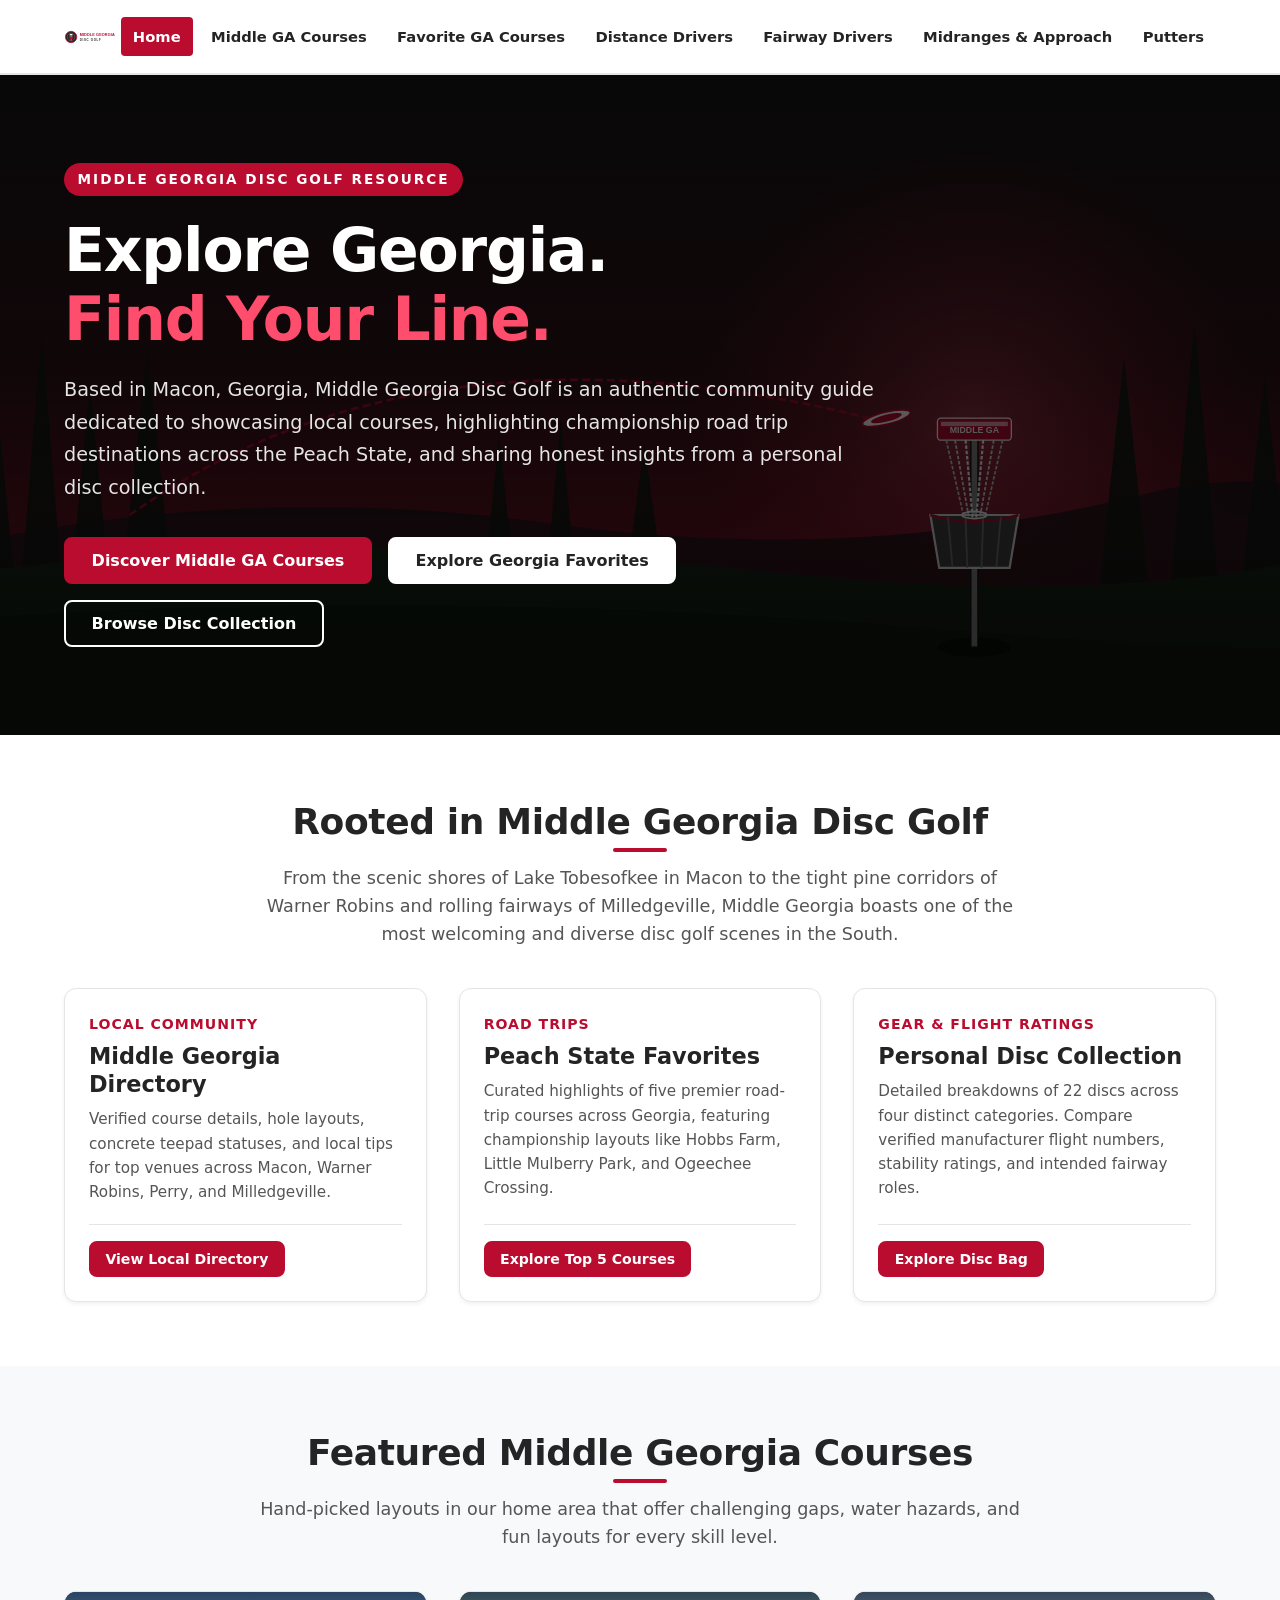
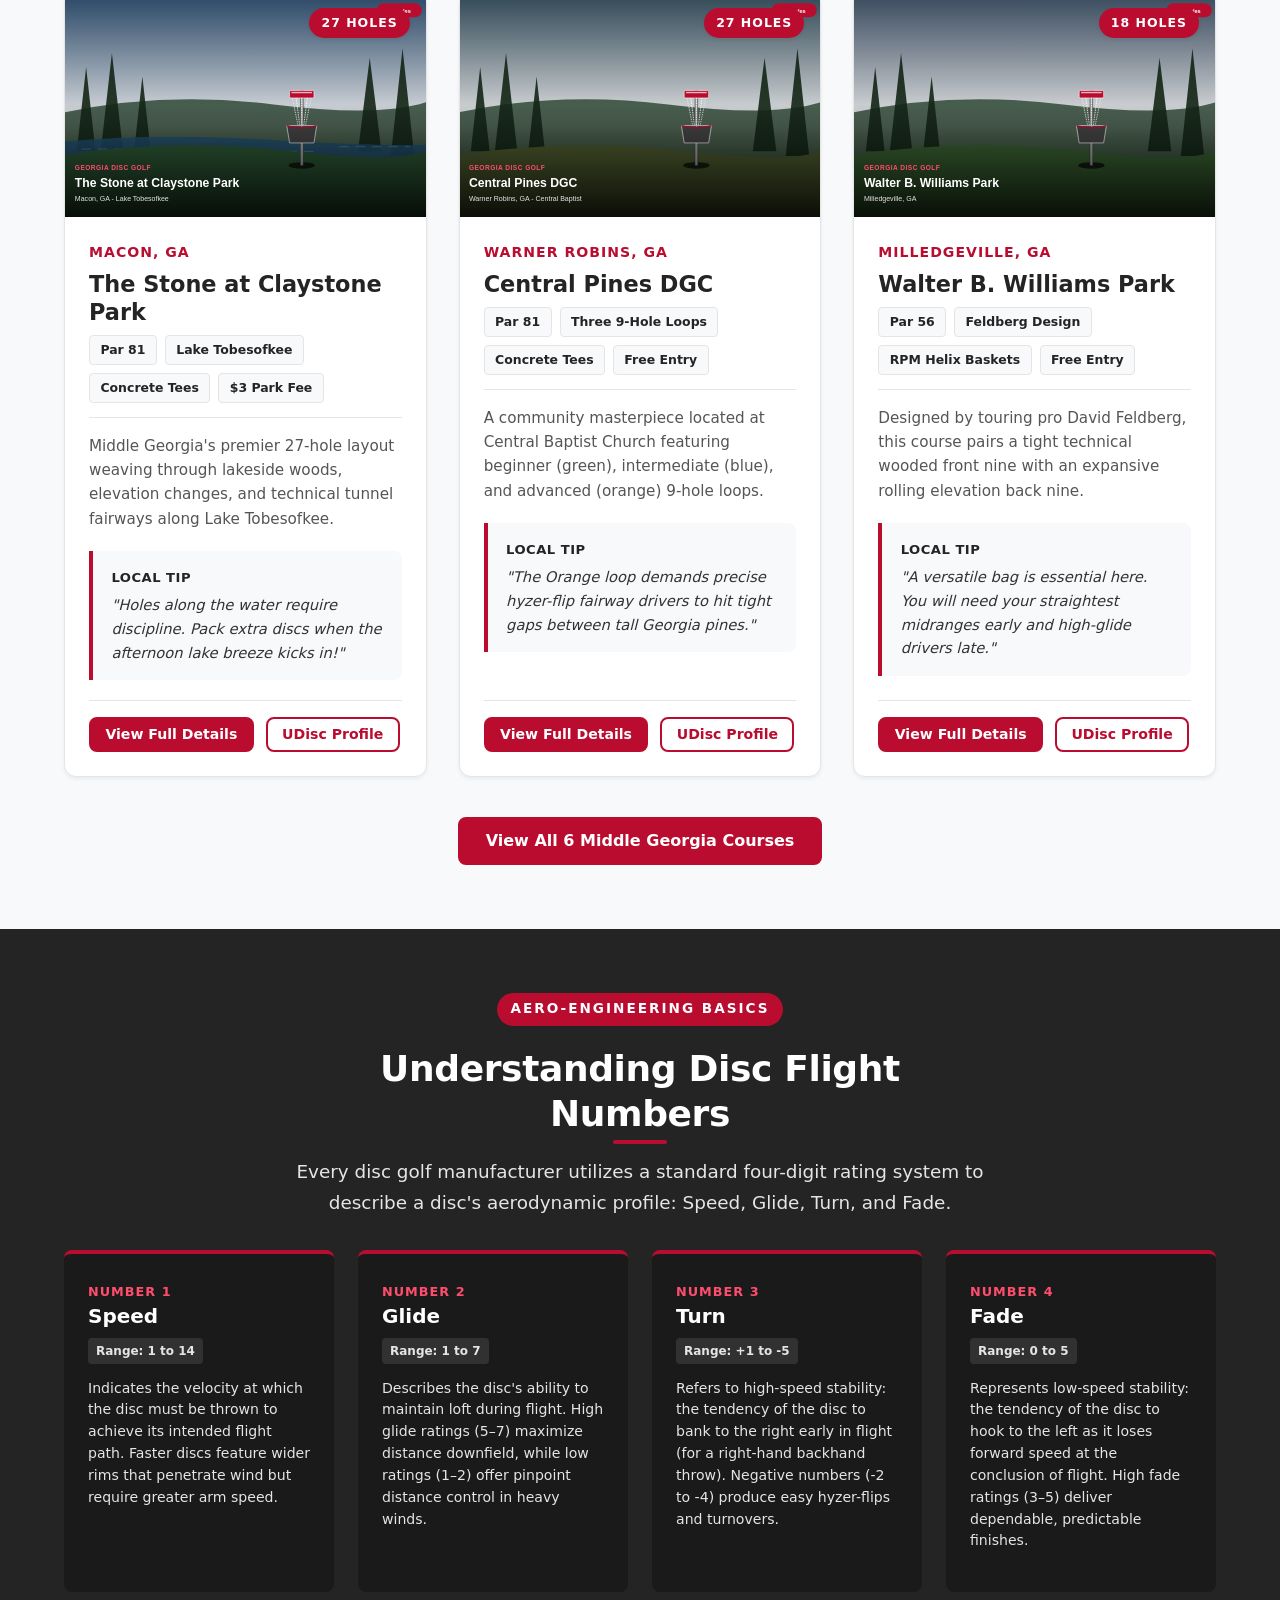
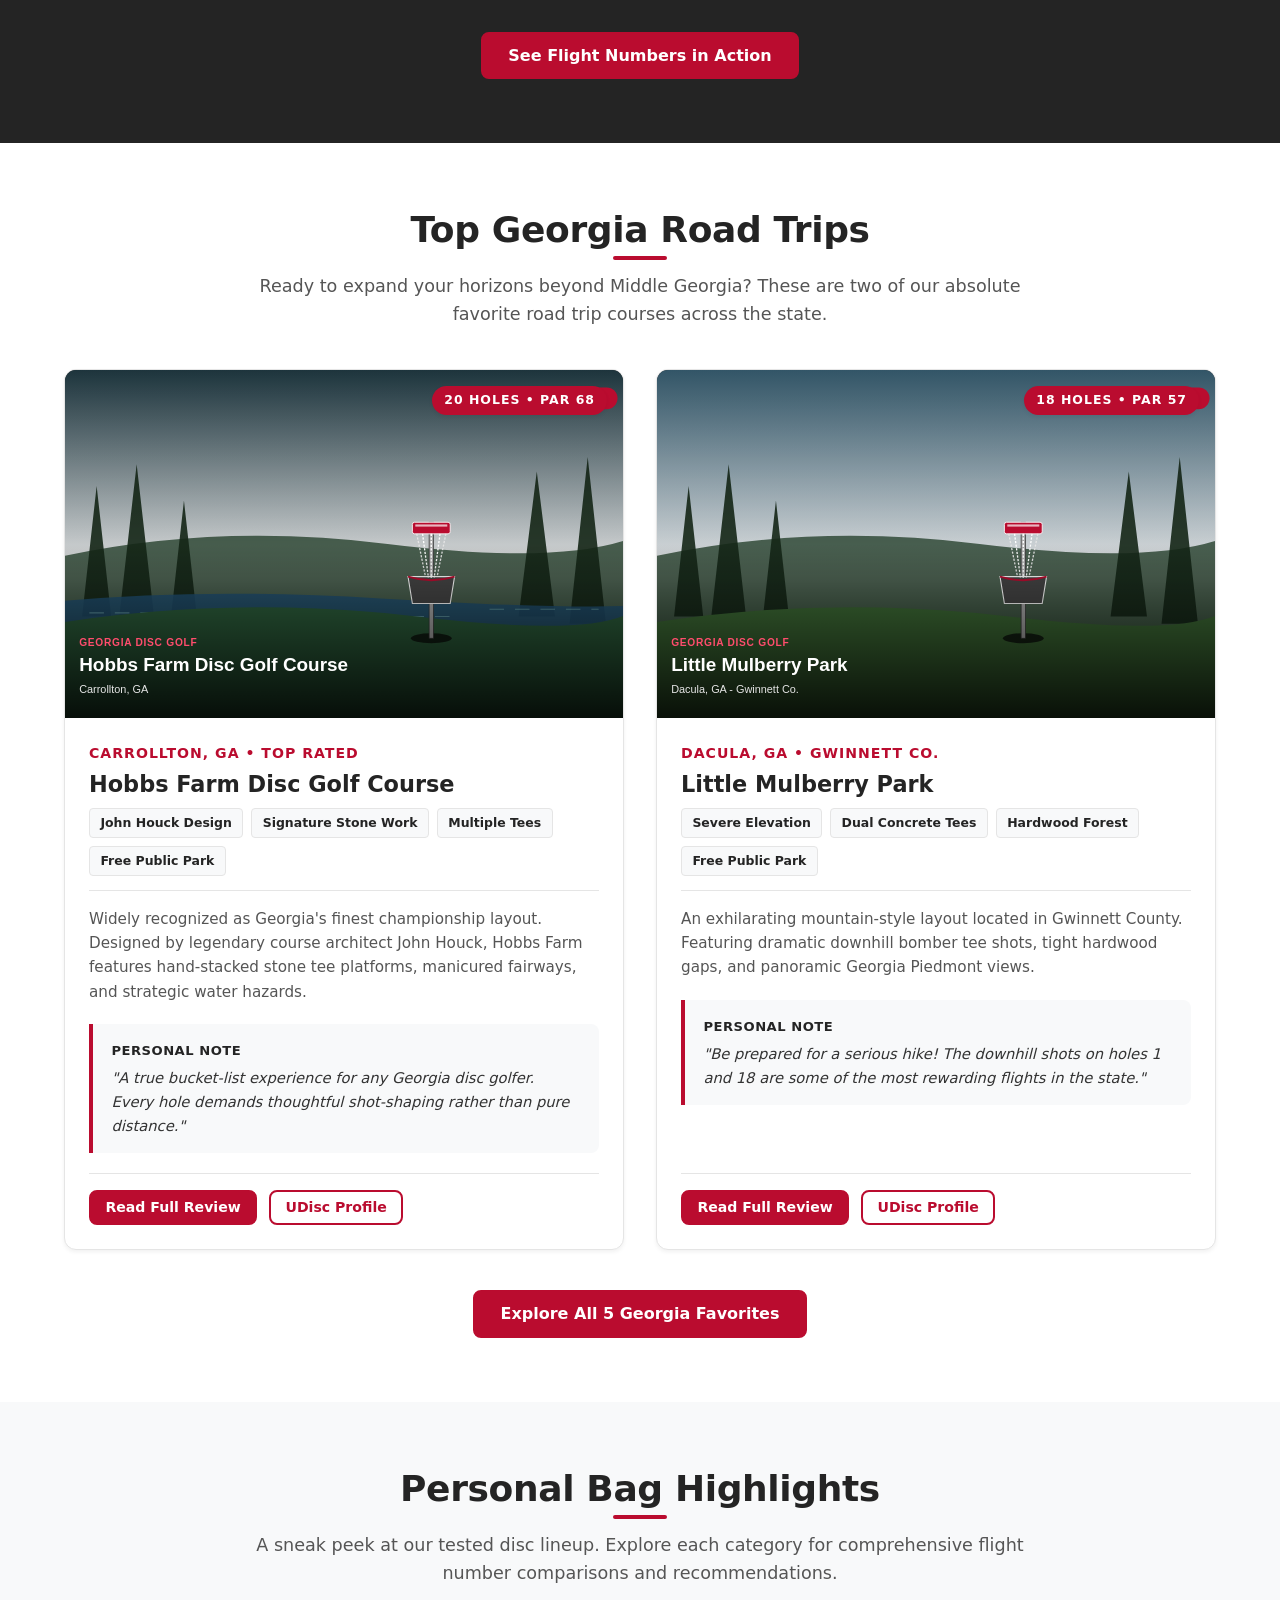
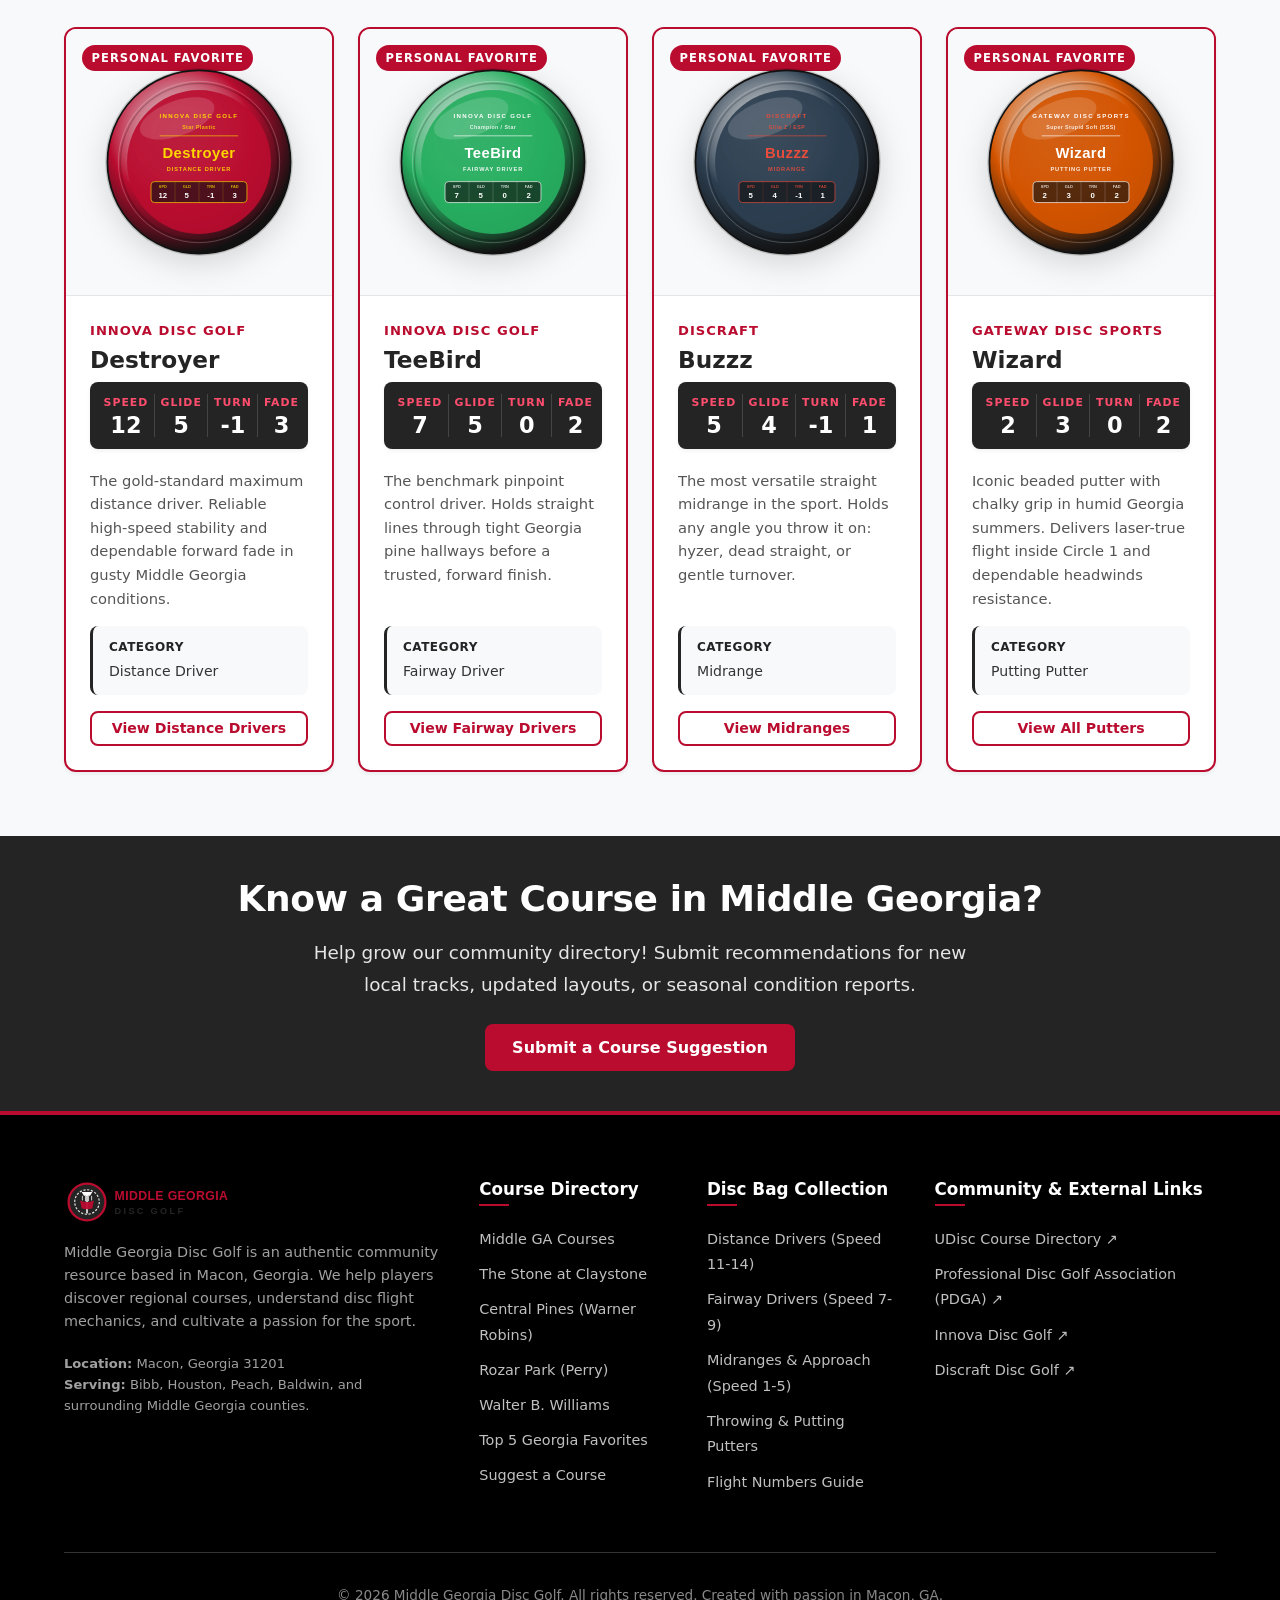
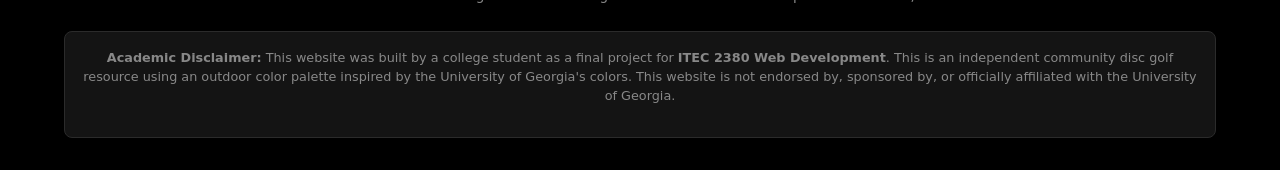
<file: index.html>
<!DOCTYPE html>
<html lang="en">
<head>
  <meta charset="UTF-8">
  <meta name="viewport" content="width=device-width, initial-scale=1.0">
  <title>Middle Georgia Disc Golf | Explore Georgia. Find Your Line.</title>
  <meta name="description" content="Discover premier disc golf courses across Macon, Warner Robins, and Middle Georgia. Explore personally tested courses, flight numbers, and our personal disc collection.">
  <link rel="stylesheet" href="css/styles.css">
</head>
<body>
  <!-- Accessible Skip Link -->
  <a href="#main-content" class="btn btn-primary skip-link">Skip to main content</a>

  <!-- Header & Navigation -->
  <header class="site-header">
    <div class="container header-inner">
      <a href="index.html" class="site-logo" aria-label="Middle Georgia Disc Golf Homepage">
        <img src="images/logo.svg" alt="Middle Georgia Disc Golf Logo">
      </a>

      <!-- Mobile Navigation Toggle -->
      <button type="button" class="mobile-nav-toggle" aria-expanded="false" aria-controls="primaryNavigation" aria-label="Toggle navigation menu">
        <span class="hamburger-icon"></span>
      </button>

      <!-- Main Navigation Menu -->
      <nav class="main-nav" id="primaryNavigation" aria-label="Main Navigation">
        <ul class="nav-list">
          <li><a href="index.html" class="nav-link active" aria-current="page">Home</a></li>
          <li><a href="local-courses.html" class="nav-link">Middle GA Courses</a></li>
          <li><a href="georgia-courses.html" class="nav-link">Favorite GA Courses</a></li>
          <li><a href="distance-drivers.html" class="nav-link">Distance Drivers</a></li>
          <li><a href="fairway-drivers.html" class="nav-link">Fairway Drivers</a></li>
          <li><a href="midrange-approach.html" class="nav-link">Midranges &amp; Approach</a></li>
          <li><a href="putters.html" class="nav-link">Putters</a></li>
        </ul>
      </nav>
    </div>
  </header>

  <!-- Main Content Area -->
  <main id="main-content">
    <!-- Hero Section -->
    <section class="hero" aria-labelledby="hero-heading">
      <div class="container">
        <div class="hero-content">
          <span class="hero-tagline">Middle Georgia Disc Golf Resource</span>
          <h1 id="hero-heading" class="hero-title">Explore Georgia. <br><span class="highlight-red">Find Your Line.</span></h1>
          <p class="hero-description">
            Based in Macon, Georgia, Middle Georgia Disc Golf is an authentic community guide dedicated to showcasing local courses, highlighting championship road trip destinations across the Peach State, and sharing honest insights from a personal disc collection.
          </p>
          <div class="hero-actions">
            <a href="local-courses.html" class="btn btn-primary">Discover Middle GA Courses</a>
            <a href="georgia-courses.html" class="btn btn-secondary">Explore Georgia Favorites</a>
            <a href="distance-drivers.html" class="btn btn-outline">Browse Disc Collection</a>
          </div>
        </div>
      </div>
    </section>

    <!-- About & Mission Section -->
    <section class="section-padding" aria-labelledby="welcome-heading">
      <div class="container">
        <div class="section-header text-center">
          <h2 id="welcome-heading" class="heading-accent heading-accent-center">Rooted in Middle Georgia Disc Golf</h2>
          <p class="section-intro-text">
            From the scenic shores of Lake Tobesofkee in Macon to the tight pine corridors of Warner Robins and rolling fairways of Milledgeville, Middle Georgia boasts one of the most welcoming and diverse disc golf scenes in the South.
          </p>
        </div>

        <div class="grid-3">
          <article class="course-card">
            <div class="course-content">
              <span class="course-location">Local Community</span>
              <h3 class="course-title">Middle Georgia Directory</h3>
              <p class="course-desc">
                Verified course details, hole layouts, concrete teepad statuses, and local tips for top venues across Macon, Warner Robins, Perry, and Milledgeville.
              </p>
              <div class="course-footer-links">
                <a href="local-courses.html" class="btn btn-primary btn-sm">View Local Directory</a>
              </div>
            </div>
          </article>

          <article class="course-card">
            <div class="course-content">
              <span class="course-location">Road Trips</span>
              <h3 class="course-title">Peach State Favorites</h3>
              <p class="course-desc">
                Curated highlights of five premier road-trip courses across Georgia, featuring championship layouts like Hobbs Farm, Little Mulberry Park, and Ogeechee Crossing.
              </p>
              <div class="course-footer-links">
                <a href="georgia-courses.html" class="btn btn-primary btn-sm">Explore Top 5 Courses</a>
              </div>
            </div>
          </article>

          <article class="course-card">
            <div class="course-content">
              <span class="course-location">Gear &amp; Flight Ratings</span>
              <h3 class="course-title">Personal Disc Collection</h3>
              <p class="course-desc">
                Detailed breakdowns of 22 discs across four distinct categories. Compare verified manufacturer flight numbers, stability ratings, and intended fairway roles.
              </p>
              <div class="course-footer-links">
                <a href="distance-drivers.html" class="btn btn-primary btn-sm">Explore Disc Bag</a>
              </div>
            </div>
          </article>
        </div>
      </div>
    </section>

    <!-- Featured Middle Georgia Courses -->
    <section class="section-padding section-light" aria-labelledby="featured-local-heading">
      <div class="container">
        <div class="section-header text-center">
          <h2 id="featured-local-heading" class="heading-accent heading-accent-center">Featured Middle Georgia Courses</h2>
          <p class="section-intro-text">
            Hand-picked layouts in our home area that offer challenging gaps, water hazards, and fun layouts for every skill level.
          </p>
        </div>

        <div class="grid-3">
          <!-- Course Card 1: The Stone -->
          <article class="course-card">
            <div class="course-media">
              <img src="images/course-the-stone.svg" alt="The Stone at Claystone Park along Lake Tobesofkee in Macon, Georgia">
              <span class="course-badge-overlay">27 Holes</span>
            </div>
            <div class="course-content">
              <span class="course-location">Macon, GA</span>
              <h3 class="course-title">The Stone at Claystone Park</h3>
              <div class="course-specs-bar">
                <span class="spec-pill">Par 81</span>
                <span class="spec-pill">Lake Tobesofkee</span>
                <span class="spec-pill">Concrete Tees</span>
                <span class="spec-pill">$3 Park Fee</span>
              </div>
              <p class="course-desc">
                Middle Georgia's premier 27-hole layout weaving through lakeside woods, elevation changes, and technical tunnel fairways along Lake Tobesofkee.
              </p>
              <div class="review-box">
                <div class="review-box-title">Local Tip</div>
                <p>"Holes along the water require discipline. Pack extra discs when the afternoon lake breeze kicks in!"</p>
              </div>
              <div class="course-footer-links">
                <a href="local-courses.html#the-stone" class="btn btn-primary btn-sm">View Full Details</a>
                <a href="https://udisc.com/courses/the-stone-at-claystone-park-4m4H" class="btn btn-outline-dark btn-sm" target="_blank" rel="noopener noreferrer">UDisc Profile</a>
              </div>
            </div>
          </article>

          <!-- Course Card 2: Central Pines -->
          <article class="course-card">
            <div class="course-media">
              <img src="images/course-central-pines.svg" alt="Central Pines Disc Golf Course in Warner Robins, Georgia">
              <span class="course-badge-overlay">27 Holes</span>
            </div>
            <div class="course-content">
              <span class="course-location">Warner Robins, GA</span>
              <h3 class="course-title">Central Pines DGC</h3>
              <div class="course-specs-bar">
                <span class="spec-pill">Par 81</span>
                <span class="spec-pill">Three 9-Hole Loops</span>
                <span class="spec-pill">Concrete Tees</span>
                <span class="spec-pill">Free Entry</span>
              </div>
              <p class="course-desc">
                A community masterpiece located at Central Baptist Church featuring beginner (green), intermediate (blue), and advanced (orange) 9-hole loops.
              </p>
              <div class="review-box">
                <div class="review-box-title">Local Tip</div>
                <p>"The Orange loop demands precise hyzer-flip fairway drivers to hit tight gaps between tall Georgia pines."</p>
              </div>
              <div class="course-footer-links">
                <a href="local-courses.html#central-pines" class="btn btn-primary btn-sm">View Full Details</a>
                <a href="https://udisc.com/courses/central-pines-1qA0" class="btn btn-outline-dark btn-sm" target="_blank" rel="noopener noreferrer">UDisc Profile</a>
              </div>
            </div>
          </article>

          <!-- Course Card 3: Walter B. Williams -->
          <article class="course-card">
            <div class="course-media">
              <img src="images/course-williams.svg" alt="Walter B. Williams Park Disc Golf Course in Milledgeville, Georgia">
              <span class="course-badge-overlay">18 Holes</span>
            </div>
            <div class="course-content">
              <span class="course-location">Milledgeville, GA</span>
              <h3 class="course-title">Walter B. Williams Park</h3>
              <div class="course-specs-bar">
                <span class="spec-pill">Par 56</span>
                <span class="spec-pill">Feldberg Design</span>
                <span class="spec-pill">RPM Helix Baskets</span>
                <span class="spec-pill">Free Entry</span>
              </div>
              <p class="course-desc">
                Designed by touring pro David Feldberg, this course pairs a tight technical wooded front nine with an expansive rolling elevation back nine.
              </p>
              <div class="review-box">
                <div class="review-box-title">Local Tip</div>
                <p>"A versatile bag is essential here. You will need your straightest midranges early and high-glide drivers late."</p>
              </div>
              <div class="course-footer-links">
                <a href="local-courses.html#walter-b-williams" class="btn btn-primary btn-sm">View Full Details</a>
                <a href="https://udisc.com/courses/walter-b-williams-park-9Nsp" class="btn btn-outline-dark btn-sm" target="_blank" rel="noopener noreferrer">UDisc Profile</a>
              </div>
            </div>
          </article>
        </div>

        <div class="text-center mt-5">
          <a href="local-courses.html" class="btn btn-primary">View All 6 Middle Georgia Courses</a>
        </div>
      </div>
    </section>

    <!-- Flight Numbers Primer Section (Dark Contrast) -->
    <section class="section-padding section-dark" aria-labelledby="flight-numbers-heading">
      <div class="container">
        <div class="flight-guide-header">
          <span class="hero-tagline">Aero-Engineering Basics</span>
          <h2 id="flight-numbers-heading" class="heading-accent heading-accent-center text-white">Understanding Disc Flight Numbers</h2>
          <p class="lead">
            Every disc golf manufacturer utilizes a standard four-digit rating system to describe a disc's aerodynamic profile: Speed, Glide, Turn, and Fade.
          </p>
        </div>

        <div class="flight-grid-4">
          <div class="flight-card">
            <span class="flight-card-num">Number 1</span>
            <h3 class="flight-card-title">Speed</h3>
            <span class="flight-card-scale">Range: 1 to 14</span>
            <p class="flight-card-body">
              Indicates the velocity at which the disc must be thrown to achieve its intended flight path. Faster discs feature wider rims that penetrate wind but require greater arm speed.
            </p>
          </div>

          <div class="flight-card">
            <span class="flight-card-num">Number 2</span>
            <h3 class="flight-card-title">Glide</h3>
            <span class="flight-card-scale">Range: 1 to 7</span>
            <p class="flight-card-body">
              Describes the disc's ability to maintain loft during flight. High glide ratings (5–7) maximize distance downfield, while low ratings (1–2) offer pinpoint distance control in heavy winds.
            </p>
          </div>

          <div class="flight-card">
            <span class="flight-card-num">Number 3</span>
            <h3 class="flight-card-title">Turn</h3>
            <span class="flight-card-scale">Range: +1 to -5</span>
            <p class="flight-card-body">
              Refers to high-speed stability: the tendency of the disc to bank to the right early in flight (for a right-hand backhand throw). Negative numbers (-2 to -4) produce easy hyzer-flips and turnovers.
            </p>
          </div>

          <div class="flight-card">
            <span class="flight-card-num">Number 4</span>
            <h3 class="flight-card-title">Fade</h3>
            <span class="flight-card-scale">Range: 0 to 5</span>
            <p class="flight-card-body">
              Represents low-speed stability: the tendency of the disc to hook to the left as it loses forward speed at the conclusion of flight. High fade ratings (3–5) deliver dependable, predictable finishes.
            </p>
          </div>
        </div>

        <div class="text-center mt-5">
          <a href="distance-drivers.html" class="btn btn-primary">See Flight Numbers in Action</a>
        </div>
      </div>
    </section>

    <!-- Featured Georgia Road Trip Courses -->
    <section class="section-padding" aria-labelledby="featured-ga-heading">
      <div class="container">
        <div class="section-header text-center">
          <h2 id="featured-ga-heading" class="heading-accent heading-accent-center">Top Georgia Road Trips</h2>
          <p class="section-intro-text">
            Ready to expand your horizons beyond Middle Georgia? These are two of our absolute favorite road trip courses across the state.
          </p>
        </div>

        <div class="grid-2">
          <!-- Road Trip Course 1: Hobbs Farm -->
          <article class="course-card">
            <div class="course-media">
              <img src="images/course-hobbs-farm.svg" alt="Hobbs Farm Disc Golf Course in Carrollton, Georgia">
              <span class="course-badge-overlay">20 Holes • Par 68</span>
            </div>
            <div class="course-content">
              <span class="course-location">Carrollton, GA • Top Rated</span>
              <h3 class="course-title">Hobbs Farm Disc Golf Course</h3>
              <div class="course-specs-bar">
                <span class="spec-pill">John Houck Design</span>
                <span class="spec-pill">Signature Stone Work</span>
                <span class="spec-pill">Multiple Tees</span>
                <span class="spec-pill">Free Public Park</span>
              </div>
              <p class="course-desc">
                Widely recognized as Georgia's finest championship layout. Designed by legendary course architect John Houck, Hobbs Farm features hand-stacked stone tee platforms, manicured fairways, and strategic water hazards.
              </p>
              <div class="review-box">
                <div class="review-box-title">Personal Note</div>
                <p>"A true bucket-list experience for any Georgia disc golfer. Every hole demands thoughtful shot-shaping rather than pure distance."</p>
              </div>
              <div class="course-footer-links">
                <a href="georgia-courses.html#hobbs-farm" class="btn btn-primary btn-sm">Read Full Review</a>
                <a href="https://udisc.com/courses/hobbs-farm-7P8A" class="btn btn-outline-dark btn-sm" target="_blank" rel="noopener noreferrer">UDisc Profile</a>
              </div>
            </div>
          </article>

          <!-- Road Trip Course 2: Little Mulberry Park -->
          <article class="course-card">
            <div class="course-media">
              <img src="images/course-little-mulberry.svg" alt="Little Mulberry Park Disc Golf Course in Dacula, Georgia">
              <span class="course-badge-overlay">18 Holes • Par 57</span>
            </div>
            <div class="course-content">
              <span class="course-location">Dacula, GA • Gwinnett Co.</span>
              <h3 class="course-title">Little Mulberry Park</h3>
              <div class="course-specs-bar">
                <span class="spec-pill">Severe Elevation</span>
                <span class="spec-pill">Dual Concrete Tees</span>
                <span class="spec-pill">Hardwood Forest</span>
                <span class="spec-pill">Free Public Park</span>
              </div>
              <p class="course-desc">
                An exhilarating mountain-style layout located in Gwinnett County. Featuring dramatic downhill bomber tee shots, tight hardwood gaps, and panoramic Georgia Piedmont views.
              </p>
              <div class="review-box">
                <div class="review-box-title">Personal Note</div>
                <p>"Be prepared for a serious hike! The downhill shots on holes 1 and 18 are some of the most rewarding flights in the state."</p>
              </div>
              <div class="course-footer-links">
                <a href="georgia-courses.html#little-mulberry" class="btn btn-primary btn-sm">Read Full Review</a>
                <a href="https://udisc.com/courses/little-mulberry-park-3k8O" class="btn btn-outline-dark btn-sm" target="_blank" rel="noopener noreferrer">UDisc Profile</a>
              </div>
            </div>
          </article>
        </div>

        <div class="text-center mt-5">
          <a href="georgia-courses.html" class="btn btn-primary">Explore All 5 Georgia Favorites</a>
        </div>
      </div>
    </section>

    <!-- Personal Bag Preview Section -->
    <section class="section-padding section-light" aria-labelledby="bag-preview-heading">
      <div class="container">
        <div class="section-header text-center">
          <h2 id="bag-preview-heading" class="heading-accent heading-accent-center">Personal Bag Highlights</h2>
          <p class="section-intro-text">
            A sneak peek at our tested disc lineup. Explore each category for comprehensive flight number comparisons and recommendations.
          </p>
        </div>

        <div class="grid-4">
          <!-- Disc Preview 1: Destroyer -->
          <article class="disc-card disc-card-favorite">
            <div class="disc-media">
              <span class="disc-badge-tag tag-favorite">Personal Favorite</span>
              <img src="images/disc-destroyer.svg" alt="Innova Star Destroyer distance driver disc with flight ratings 12, 5, -1, 3">
            </div>
            <div class="disc-content">
              <span class="disc-mfg">Innova Disc Golf</span>
              <h3 class="disc-title">Destroyer</h3>
              <div class="flight-numbers-box">
                <div class="flight-numbers-grid">
                  <div class="flight-col"><span class="flight-label">Speed</span><span class="flight-value">12</span></div>
                  <div class="flight-col"><span class="flight-label">Glide</span><span class="flight-value">5</span></div>
                  <div class="flight-col"><span class="flight-label">Turn</span><span class="flight-value">-1</span></div>
                  <div class="flight-col"><span class="flight-label">Fade</span><span class="flight-value">3</span></div>
                </div>
              </div>
              <p class="disc-desc">
                The gold-standard maximum distance driver. Reliable high-speed stability and dependable forward fade in gusty Middle Georgia conditions.
              </p>
              <div class="disc-role-box">
                <div class="disc-role-title">Category</div>
                <span>Distance Driver</span>
              </div>
              <div class="mt-2">
                <a href="distance-drivers.html#destroyer" class="btn btn-outline-dark btn-sm btn-block">View Distance Drivers</a>
              </div>
            </div>
          </article>

          <!-- Disc Preview 2: TeeBird -->
          <article class="disc-card disc-card-favorite">
            <div class="disc-media">
              <span class="disc-badge-tag tag-favorite">Personal Favorite</span>
              <img src="images/disc-teebird.svg" alt="Innova Champion TeeBird fairway driver disc with flight ratings 7, 5, 0, 2">
            </div>
            <div class="disc-content">
              <span class="disc-mfg">Innova Disc Golf</span>
              <h3 class="disc-title">TeeBird</h3>
              <div class="flight-numbers-box">
                <div class="flight-numbers-grid">
                  <div class="flight-col"><span class="flight-label">Speed</span><span class="flight-value">7</span></div>
                  <div class="flight-col"><span class="flight-label">Glide</span><span class="flight-value">5</span></div>
                  <div class="flight-col"><span class="flight-label">Turn</span><span class="flight-value">0</span></div>
                  <div class="flight-col"><span class="flight-label">Fade</span><span class="flight-value">2</span></div>
                </div>
              </div>
              <p class="disc-desc">
                The benchmark pinpoint control driver. Holds straight lines through tight Georgia pine hallways before a trusted, forward finish.
              </p>
              <div class="disc-role-box">
                <div class="disc-role-title">Category</div>
                <span>Fairway Driver</span>
              </div>
              <div class="mt-2">
                <a href="fairway-drivers.html#teebird" class="btn btn-outline-dark btn-sm btn-block">View Fairway Drivers</a>
              </div>
            </div>
          </article>

          <!-- Disc Preview 3: Buzzz -->
          <article class="disc-card disc-card-favorite">
            <div class="disc-media">
              <span class="disc-badge-tag tag-favorite">Personal Favorite</span>
              <img src="images/disc-buzzz.svg" alt="Discraft Z Buzzz midrange disc with flight ratings 5, 4, -1, 1">
            </div>
            <div class="disc-content">
              <span class="disc-mfg">Discraft</span>
              <h3 class="disc-title">Buzzz</h3>
              <div class="flight-numbers-box">
                <div class="flight-numbers-grid">
                  <div class="flight-col"><span class="flight-label">Speed</span><span class="flight-value">5</span></div>
                  <div class="flight-col"><span class="flight-label">Glide</span><span class="flight-value">4</span></div>
                  <div class="flight-col"><span class="flight-label">Turn</span><span class="flight-value">-1</span></div>
                  <div class="flight-col"><span class="flight-label">Fade</span><span class="flight-value">1</span></div>
                </div>
              </div>
              <p class="disc-desc">
                The most versatile straight midrange in the sport. Holds any angle you throw it on: hyzer, dead straight, or gentle turnover.
              </p>
              <div class="disc-role-box">
                <div class="disc-role-title">Category</div>
                <span>Midrange</span>
              </div>
              <div class="mt-2">
                <a href="midrange-approach.html#buzzz" class="btn btn-outline-dark btn-sm btn-block">View Midranges</a>
              </div>
            </div>
          </article>

          <!-- Disc Preview 4: Wizard -->
          <article class="disc-card disc-card-favorite">
            <div class="disc-media">
              <span class="disc-badge-tag tag-favorite">Personal Favorite</span>
              <img src="images/disc-wizard.svg" alt="Gateway SSS Wizard putting putter disc with flight ratings 2, 3, 0, 2">
            </div>
            <div class="disc-content">
              <span class="disc-mfg">Gateway Disc Sports</span>
              <h3 class="disc-title">Wizard</h3>
              <div class="flight-numbers-box">
                <div class="flight-numbers-grid">
                  <div class="flight-col"><span class="flight-label">Speed</span><span class="flight-value">2</span></div>
                  <div class="flight-col"><span class="flight-label">Glide</span><span class="flight-value">3</span></div>
                  <div class="flight-col"><span class="flight-label">Turn</span><span class="flight-value">0</span></div>
                  <div class="flight-col"><span class="flight-label">Fade</span><span class="flight-value">2</span></div>
                </div>
              </div>
              <p class="disc-desc">
                Iconic beaded putter with chalky grip in humid Georgia summers. Delivers laser-true flight inside Circle 1 and dependable headwinds resistance.
              </p>
              <div class="disc-role-box">
                <div class="disc-role-title">Category</div>
                <span>Putting Putter</span>
              </div>
              <div class="mt-2">
                <a href="putters.html#wizard" class="btn btn-outline-dark btn-sm btn-block">View All Putters</a>
              </div>
            </div>
          </article>
        </div>
      </div>
    </section>

    <!-- Suggest a Course Call to Action Banner -->
    <section class="section-padding-sm section-dark" aria-labelledby="cta-suggest-heading">
      <div class="container text-center">
        <h2 id="cta-suggest-heading" class="text-white mb-1">Know a Great Course in Middle Georgia?</h2>
        <p class="lead lead-center">
          Help grow our community directory! Submit recommendations for new local tracks, updated layouts, or seasonal condition reports.
        </p>
        <a href="local-courses.html#suggest-course" class="btn btn-primary">Submit a Course Suggestion</a>
      </div>
    </section>
  </main>

  <!-- Site Footer -->
  <footer class="site-footer">
    <div class="container">
      <div class="footer-grid">
        <!-- Col 1: About -->
        <div class="footer-col">
          <a href="index.html" class="site-logo footer-logo-link" aria-label="Middle Georgia Disc Golf">
            <img src="images/logo.svg" alt="Middle Georgia Disc Golf Logo">
          </a>
          <p class="footer-desc">
            Middle Georgia Disc Golf is an authentic community resource based in Macon, Georgia. We help players discover regional courses, understand disc flight mechanics, and cultivate a passion for the sport.
          </p>
          <p class="footer-desc footer-meta">
            <strong>Location:</strong> Macon, Georgia 31201<br>
            <strong>Serving:</strong> Bibb, Houston, Peach, Baldwin, and surrounding Middle Georgia counties.
          </p>
        </div>

        <!-- Col 2: Course Directory -->
        <div class="footer-col">
          <h4>Course Directory</h4>
          <ul class="footer-links">
            <li><a href="local-courses.html">Middle GA Courses</a></li>
            <li><a href="local-courses.html#the-stone">The Stone at Claystone</a></li>
            <li><a href="local-courses.html#central-pines">Central Pines (Warner Robins)</a></li>
            <li><a href="local-courses.html#rozar-park">Rozar Park (Perry)</a></li>
            <li><a href="local-courses.html#walter-b-williams">Walter B. Williams</a></li>
            <li><a href="georgia-courses.html">Top 5 Georgia Favorites</a></li>
            <li><a href="local-courses.html#suggest-course">Suggest a Course</a></li>
          </ul>
        </div>

        <!-- Col 3: Disc Collection -->
        <div class="footer-col">
          <h4>Disc Bag Collection</h4>
          <ul class="footer-links">
            <li><a href="distance-drivers.html">Distance Drivers (Speed 11-14)</a></li>
            <li><a href="fairway-drivers.html">Fairway Drivers (Speed 7-9)</a></li>
            <li><a href="midrange-approach.html">Midranges &amp; Approach (Speed 1-5)</a></li>
            <li><a href="putters.html">Throwing &amp; Putting Putters</a></li>
            <li><a href="index.html#flight-numbers-heading">Flight Numbers Guide</a></li>
          </ul>
        </div>

        <!-- Col 4: Community Resources -->
        <div class="footer-col">
          <h4>Community &amp; External Links</h4>
          <ul class="footer-links">
            <li><a href="https://udisc.com" target="_blank" rel="noopener noreferrer">UDisc Course Directory ↗</a></li>
            <li><a href="https://www.pdga.com" target="_blank" rel="noopener noreferrer">Professional Disc Golf Association (PDGA) ↗</a></li>
            <li><a href="https://www.innovadiscs.com" target="_blank" rel="noopener noreferrer">Innova Disc Golf ↗</a></li>
            <li><a href="https://www.discraft.com" target="_blank" rel="noopener noreferrer">Discraft Disc Golf ↗</a></li>
          </ul>
        </div>
      </div>

      <!-- Footer Bottom -->
      <div class="footer-bottom">
        <p>&copy; 2026 Middle Georgia Disc Golf. All rights reserved. Created with passion in Macon, GA.</p>
        <div class="footer-disclaimer-box">
          <p>
            <strong>Academic Disclaimer:</strong> This website was built by a college student as a final project for <strong>ITEC 2380 Web Development</strong>. This is an independent community disc golf resource using an outdoor color palette inspired by the University of Georgia's colors. This website is not endorsed by, sponsored by, or officially affiliated with the University of Georgia.
          </p>
        </div>
      </div>
    </div>
  </footer>

  <!-- External JavaScript -->
  <script src="js/script.js"></script>
</body>
</html>
</file>
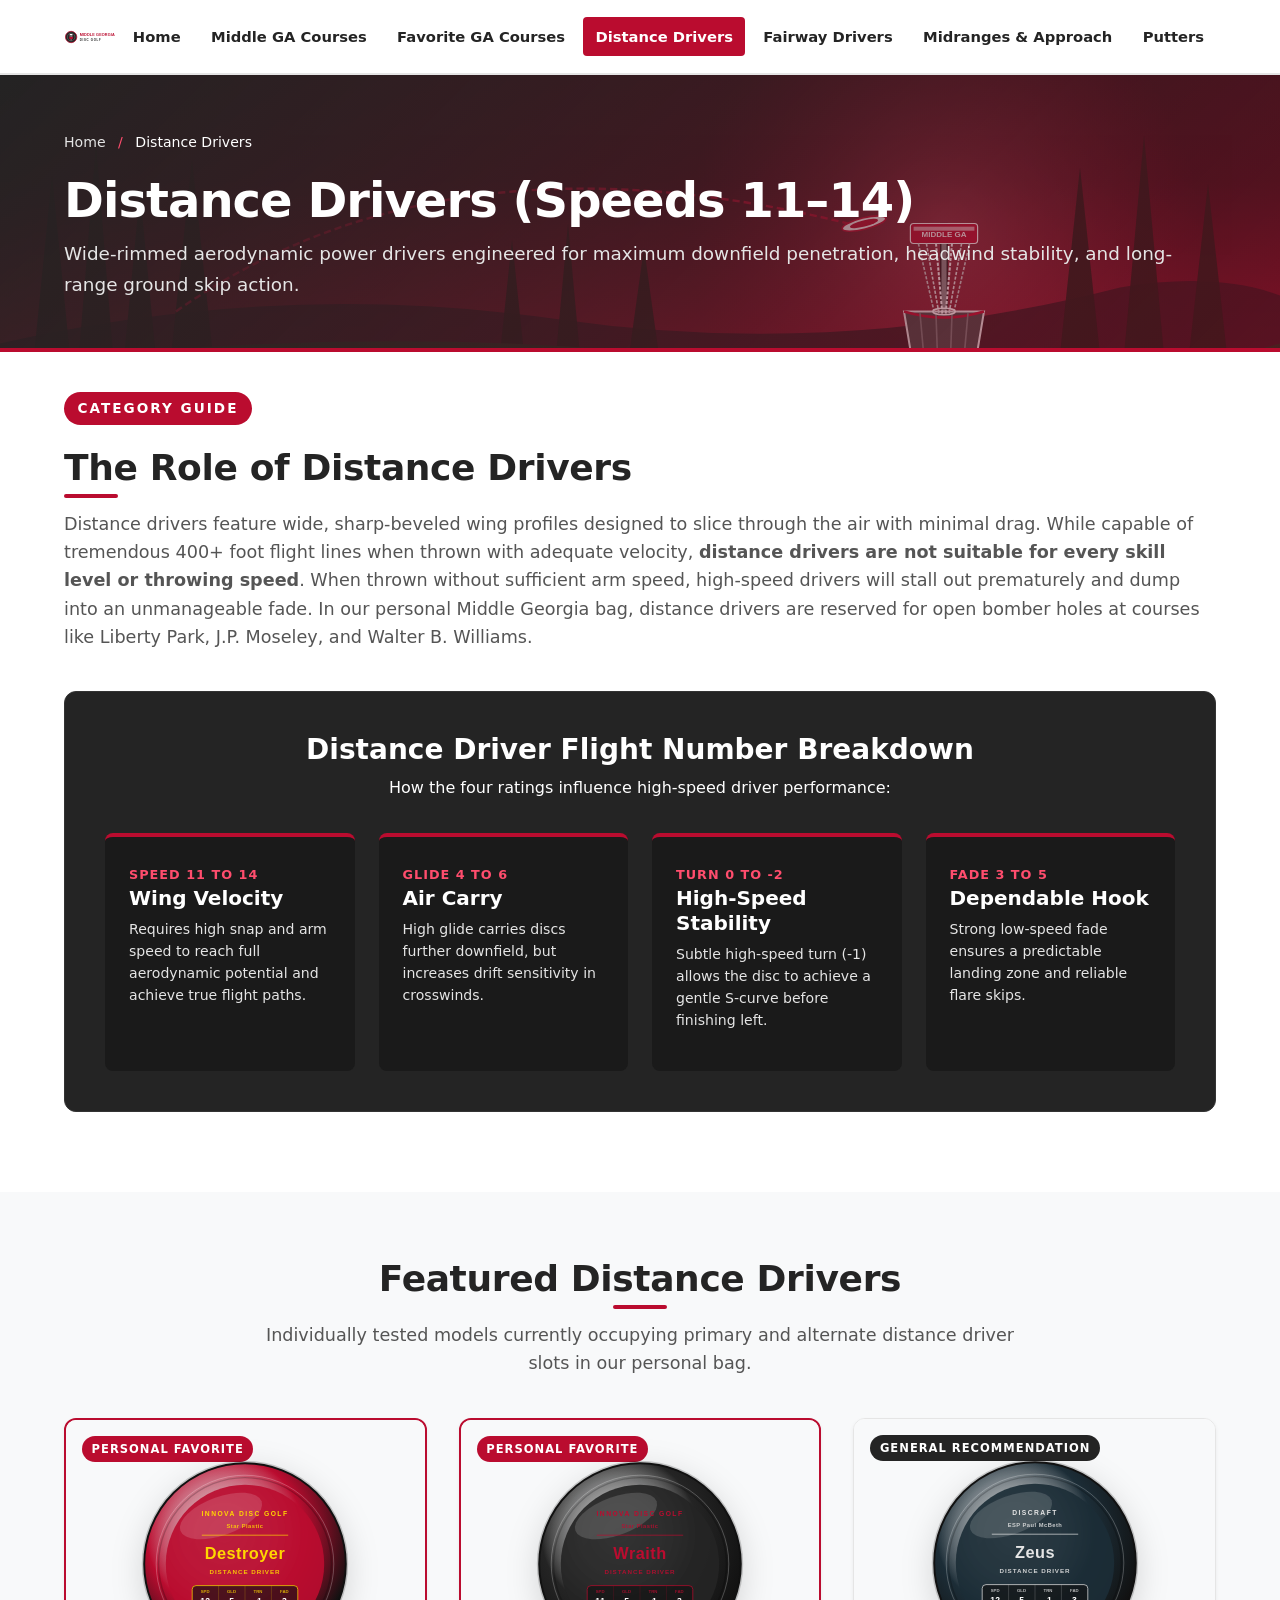
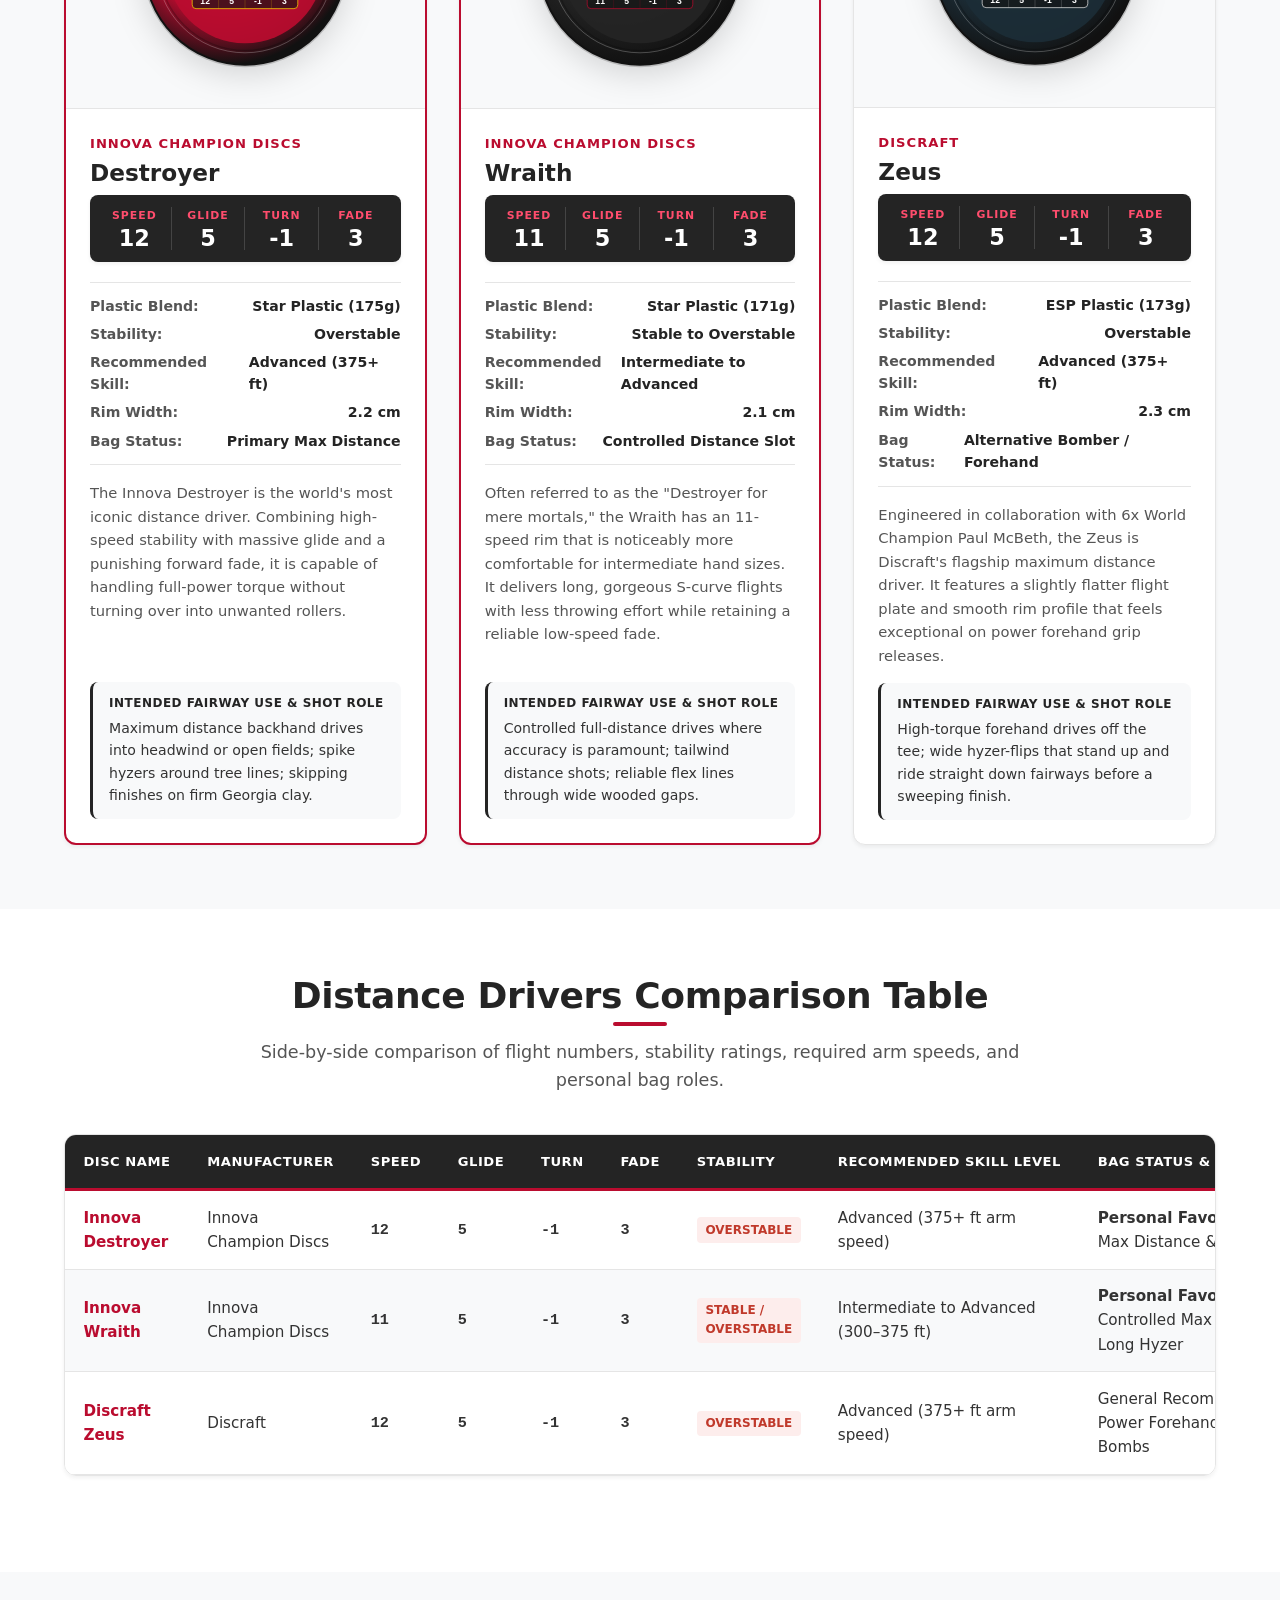
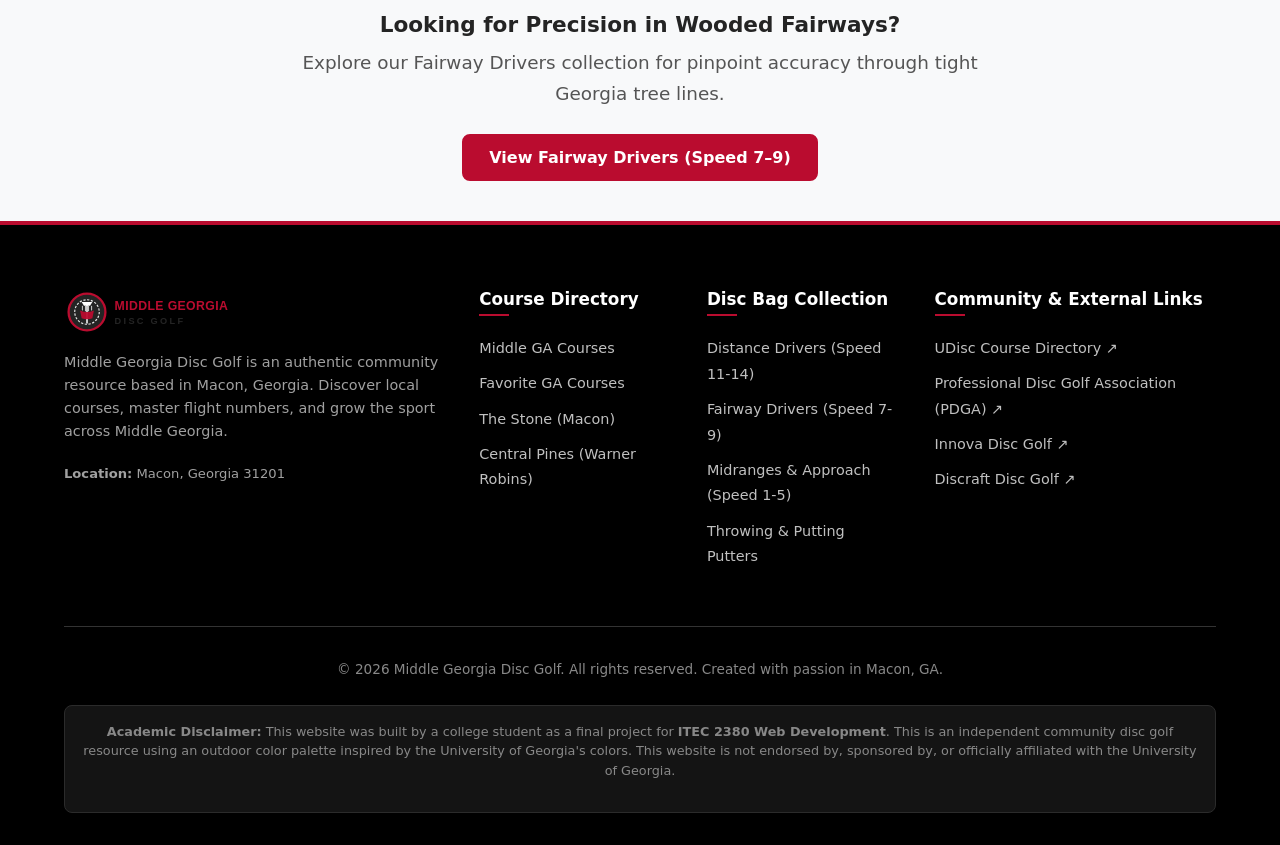
<file: distance-drivers.html>
<!DOCTYPE html>
<html lang="en">
<head>
  <meta charset="UTF-8">
  <meta name="viewport" content="width=device-width, initial-scale=1.0">
  <title>Distance Drivers | Middle Georgia Disc Golf Bag Collection</title>
  <meta name="description" content="Explore distance drivers in our personal bag collection: Innova Destroyer, Innova Wraith, and Discraft Zeus. Detailed flight numbers, specs, and comparison table.">
  <link rel="stylesheet" href="css/styles.css">
</head>
<body>
  <!-- Accessible Skip Link -->
  <a href="#main-content" class="btn btn-primary skip-link">Skip to main content</a>

  <!-- Header & Navigation -->
  <header class="site-header">
    <div class="container header-inner">
      <a href="index.html" class="site-logo" aria-label="Middle Georgia Disc Golf Homepage">
        <img src="images/logo.svg" alt="Middle Georgia Disc Golf Logo">
      </a>

      <!-- Mobile Navigation Toggle -->
      <button type="button" class="mobile-nav-toggle" aria-expanded="false" aria-controls="primaryNavigation" aria-label="Toggle navigation menu">
        <span class="hamburger-icon"></span>
      </button>

      <!-- Main Navigation Menu -->
      <nav class="main-nav" id="primaryNavigation" aria-label="Main Navigation">
        <ul class="nav-list">
          <li><a href="index.html" class="nav-link">Home</a></li>
          <li><a href="local-courses.html" class="nav-link">Middle GA Courses</a></li>
          <li><a href="georgia-courses.html" class="nav-link">Favorite GA Courses</a></li>
          <li><a href="distance-drivers.html" class="nav-link active" aria-current="page">Distance Drivers</a></li>
          <li><a href="fairway-drivers.html" class="nav-link">Fairway Drivers</a></li>
          <li><a href="midrange-approach.html" class="nav-link">Midranges &amp; Approach</a></li>
          <li><a href="putters.html" class="nav-link">Putters</a></li>
        </ul>
      </nav>
    </div>
  </header>

  <!-- Page Banner -->
  <section class="page-banner" aria-labelledby="banner-heading">
    <div class="container">
      <nav class="breadcrumb-nav" aria-label="Breadcrumb">
        <a href="index.html">Home</a>
        <span class="separator">/</span>
        <span class="text-white">Distance Drivers</span>
      </nav>
      <h1 id="banner-heading">Distance Drivers (Speeds 11–14)</h1>
      <p class="lead">
        Wide-rimmed aerodynamic power drivers engineered for maximum downfield penetration, headwind stability, and long-range ground skip action.
      </p>
    </div>
  </section>

  <!-- Main Content Area -->
  <main id="main-content">
    <!-- Category Overview & Skill Level Reality Check -->
    <section class="section-padding-sm" aria-labelledby="overview-heading">
      <div class="container">
        <div class="section-header">
          <span class="hero-tagline">Category Guide</span>
          <h2 id="overview-heading" class="heading-accent">The Role of Distance Drivers</h2>
          <p class="section-intro-text section-intro-full">
            Distance drivers feature wide, sharp-beveled wing profiles designed to slice through the air with minimal drag. While capable of tremendous 400+ foot flight lines when thrown with adequate velocity, <strong>distance drivers are not suitable for every skill level or throwing speed</strong>. When thrown without sufficient arm speed, high-speed drivers will stall out prematurely and dump into an unmanageable fade. In our personal Middle Georgia bag, distance drivers are reserved for open bomber holes at courses like Liberty Park, J.P. Moseley, and Walter B. Williams.
          </p>
        </div>

        <!-- Flight Numbers Primer Callout Box -->
        <div class="flight-guide-box">
          <div class="flight-guide-header">
            <h3>Distance Driver Flight Number Breakdown</h3>
            <p>How the four ratings influence high-speed driver performance:</p>
          </div>
          <div class="flight-grid-4">
            <div class="flight-card">
              <span class="flight-card-num">Speed 11 to 14</span>
              <h4 class="flight-card-title">Wing Velocity</h4>
              <p class="flight-card-body">Requires high snap and arm speed to reach full aerodynamic potential and achieve true flight paths.</p>
            </div>
            <div class="flight-card">
              <span class="flight-card-num">Glide 4 to 6</span>
              <h4 class="flight-card-title">Air Carry</h4>
              <p class="flight-card-body">High glide carries discs further downfield, but increases drift sensitivity in crosswinds.</p>
            </div>
            <div class="flight-card">
              <span class="flight-card-num">Turn 0 to -2</span>
              <h4 class="flight-card-title">High-Speed Stability</h4>
              <p class="flight-card-body">Subtle high-speed turn (-1) allows the disc to achieve a gentle S-curve before finishing left.</p>
            </div>
            <div class="flight-card">
              <span class="flight-card-num">Fade 3 to 5</span>
              <h4 class="flight-card-title">Dependable Hook</h4>
              <p class="flight-card-body">Strong low-speed fade ensures a predictable landing zone and reliable flare skips.</p>
            </div>
          </div>
        </div>
      </div>
    </section>

    <!-- Personal Bag Distance Drivers Grid -->
    <section class="section-padding section-light" aria-labelledby="discs-list-heading">
      <div class="container">
        <div class="section-header text-center">
          <h2 id="discs-list-heading" class="heading-accent heading-accent-center">Featured Distance Drivers</h2>
          <p class="section-intro-text">
            Individually tested models currently occupying primary and alternate distance driver slots in our personal bag.
          </p>
        </div>

        <div class="grid-3">
          <!-- Disc 1: Innova Destroyer -->
          <article class="disc-card disc-card-favorite" id="destroyer">
            <div class="disc-media">
              <span class="disc-badge-tag tag-favorite">Personal Favorite</span>
              <img src="images/disc-destroyer.svg" alt="Innova Star Destroyer distance driver disc with flight ratings 12, 5, -1, 3">
            </div>
            <div class="disc-content">
              <span class="disc-mfg">Innova Champion Discs</span>
              <h3 class="disc-title">Destroyer</h3>
              
              <!-- Prominent Flight Numbers Row -->
              <div class="flight-numbers-box" aria-label="Flight numbers: Speed 12, Glide 5, Turn minus 1, Fade 3">
                <div class="flight-numbers-grid">
                  <div class="flight-col">
                    <span class="flight-label">Speed</span>
                    <span class="flight-value">12</span>
                  </div>
                  <div class="flight-col">
                    <span class="flight-label">Glide</span>
                    <span class="flight-value">5</span>
                  </div>
                  <div class="flight-col">
                    <span class="flight-label">Turn</span>
                    <span class="flight-value">-1</span>
                  </div>
                  <div class="flight-col">
                    <span class="flight-label">Fade</span>
                    <span class="flight-value">3</span>
                  </div>
                </div>
              </div>

              <!-- Disc Specifications -->
              <ul class="disc-specs-list">
                <li><span class="spec-name">Plastic Blend:</span> <span class="spec-val">Star Plastic (175g)</span></li>
                <li><span class="spec-name">Stability:</span> <span class="spec-val">Overstable</span></li>
                <li><span class="spec-name">Recommended Skill:</span> <span class="spec-val">Advanced (375+ ft)</span></li>
                <li><span class="spec-name">Rim Width:</span> <span class="spec-val">2.2 cm</span></li>
                <li><span class="spec-name">Bag Status:</span> <span class="spec-val">Primary Max Distance</span></li>
              </ul>

              <p class="disc-desc">
                The Innova Destroyer is the world's most iconic distance driver. Combining high-speed stability with massive glide and a punishing forward fade, it is capable of handling full-power torque without turning over into unwanted rollers.
              </p>

              <div class="disc-role-box">
                <div class="disc-role-title">Intended Fairway Use &amp; Shot Role</div>
                <span>Maximum distance backhand drives into headwind or open fields; spike hyzers around tree lines; skipping finishes on firm Georgia clay.</span>
              </div>
            </div>
          </article>

          <!-- Disc 2: Innova Wraith -->
          <article class="disc-card disc-card-favorite" id="wraith">
            <div class="disc-media">
              <span class="disc-badge-tag tag-favorite">Personal Favorite</span>
              <img src="images/disc-wraith.svg" alt="Innova Star Wraith distance driver disc with flight ratings 11, 5, -1, 3">
            </div>
            <div class="disc-content">
              <span class="disc-mfg">Innova Champion Discs</span>
              <h3 class="disc-title">Wraith</h3>
              
              <!-- Prominent Flight Numbers Row -->
              <div class="flight-numbers-box" aria-label="Flight numbers: Speed 11, Glide 5, Turn minus 1, Fade 3">
                <div class="flight-numbers-grid">
                  <div class="flight-col">
                    <span class="flight-label">Speed</span>
                    <span class="flight-value">11</span>
                  </div>
                  <div class="flight-col">
                    <span class="flight-label">Glide</span>
                    <span class="flight-value">5</span>
                  </div>
                  <div class="flight-col">
                    <span class="flight-label">Turn</span>
                    <span class="flight-value">-1</span>
                  </div>
                  <div class="flight-col">
                    <span class="flight-label">Fade</span>
                    <span class="flight-value">3</span>
                  </div>
                </div>
              </div>

              <!-- Disc Specifications -->
              <ul class="disc-specs-list">
                <li><span class="spec-name">Plastic Blend:</span> <span class="spec-val">Star Plastic (171g)</span></li>
                <li><span class="spec-name">Stability:</span> <span class="spec-val">Stable to Overstable</span></li>
                <li><span class="spec-name">Recommended Skill:</span> <span class="spec-val">Intermediate to Advanced</span></li>
                <li><span class="spec-name">Rim Width:</span> <span class="spec-val">2.1 cm</span></li>
                <li><span class="spec-name">Bag Status:</span> <span class="spec-val">Controlled Distance Slot</span></li>
              </ul>

              <p class="disc-desc">
                Often referred to as the "Destroyer for mere mortals," the Wraith has an 11-speed rim that is noticeably more comfortable for intermediate hand sizes. It delivers long, gorgeous S-curve flights with less throwing effort while retaining a reliable low-speed fade.
              </p>

              <div class="disc-role-box">
                <div class="disc-role-title">Intended Fairway Use &amp; Shot Role</div>
                <span>Controlled full-distance drives where accuracy is paramount; tailwind distance shots; reliable flex lines through wide wooded gaps.</span>
              </div>
            </div>
          </article>

          <!-- Disc 3: Discraft Zeus -->
          <article class="disc-card" id="zeus">
            <div class="disc-media">
              <span class="disc-badge-tag">General Recommendation</span>
              <img src="images/disc-zeus.svg" alt="Discraft ESP Zeus Paul McBeth distance driver disc with flight ratings 12, 5, -1, 3">
            </div>
            <div class="disc-content">
              <span class="disc-mfg">Discraft</span>
              <h3 class="disc-title">Zeus</h3>
              
              <!-- Prominent Flight Numbers Row -->
              <div class="flight-numbers-box" aria-label="Flight numbers: Speed 12, Glide 5, Turn minus 1, Fade 3">
                <div class="flight-numbers-grid">
                  <div class="flight-col">
                    <span class="flight-label">Speed</span>
                    <span class="flight-value">12</span>
                  </div>
                  <div class="flight-col">
                    <span class="flight-label">Glide</span>
                    <span class="flight-value">5</span>
                  </div>
                  <div class="flight-col">
                    <span class="flight-label">Turn</span>
                    <span class="flight-value">-1</span>
                  </div>
                  <div class="flight-col">
                    <span class="flight-label">Fade</span>
                    <span class="flight-value">3</span>
                  </div>
                </div>
              </div>

              <!-- Disc Specifications -->
              <ul class="disc-specs-list">
                <li><span class="spec-name">Plastic Blend:</span> <span class="spec-val">ESP Plastic (173g)</span></li>
                <li><span class="spec-name">Stability:</span> <span class="spec-val">Overstable</span></li>
                <li><span class="spec-name">Recommended Skill:</span> <span class="spec-val">Advanced (375+ ft)</span></li>
                <li><span class="spec-name">Rim Width:</span> <span class="spec-val">2.3 cm</span></li>
                <li><span class="spec-name">Bag Status:</span> <span class="spec-val">Alternative Bomber / Forehand</span></li>
              </ul>

              <p class="disc-desc">
                Engineered in collaboration with 6x World Champion Paul McBeth, the Zeus is Discraft's flagship maximum distance driver. It features a slightly flatter flight plate and smooth rim profile that feels exceptional on power forehand grip releases.
              </p>

              <div class="disc-role-box">
                <div class="disc-role-title">Intended Fairway Use &amp; Shot Role</div>
                <span>High-torque forehand drives off the tee; wide hyzer-flips that stand up and ride straight down fairways before a sweeping finish.</span>
              </div>
            </div>
          </article>
        </div>
      </div>
    </section>

    <!-- Comparison Table Section -->
    <section class="section-padding" aria-labelledby="table-heading">
      <div class="container">
        <div class="section-header text-center">
          <h2 id="table-heading" class="heading-accent heading-accent-center">Distance Drivers Comparison Table</h2>
          <p class="section-intro-text">
            Side-by-side comparison of flight numbers, stability ratings, required arm speeds, and personal bag roles.
          </p>
        </div>

        <div class="table-responsive">
          <table class="comparison-table" summary="Comparison of distance drivers including manufacturer, speed, glide, turn, fade, stability, skill level, and bag role">
            <thead>
              <tr>
                <th scope="col">Disc Name</th>
                <th scope="col">Manufacturer</th>
                <th scope="col">Speed</th>
                <th scope="col">Glide</th>
                <th scope="col">Turn</th>
                <th scope="col">Fade</th>
                <th scope="col">Stability</th>
                <th scope="col">Recommended Skill Level</th>
                <th scope="col">Bag Status &amp; Primary Role</th>
              </tr>
            </thead>
            <tbody>
              <tr>
                <td class="table-disc-name"><a href="#destroyer">Innova Destroyer</a></td>
                <td>Innova Champion Discs</td>
                <td class="table-flight-num">12</td>
                <td class="table-flight-num">5</td>
                <td class="table-flight-num">-1</td>
                <td class="table-flight-num">3</td>
                <td><span class="badge-stability stability-overstable">Overstable</span></td>
                <td>Advanced (375+ ft arm speed)</td>
                <td><strong>Personal Favorite</strong> • Primary Max Distance &amp; Wind Fighter</td>
              </tr>
              <tr>
                <td class="table-disc-name"><a href="#wraith">Innova Wraith</a></td>
                <td>Innova Champion Discs</td>
                <td class="table-flight-num">11</td>
                <td class="table-flight-num">5</td>
                <td class="table-flight-num">-1</td>
                <td class="table-flight-num">3</td>
                <td><span class="badge-stability stability-overstable">Stable / Overstable</span></td>
                <td>Intermediate to Advanced (300–375 ft)</td>
                <td><strong>Personal Favorite</strong> • Controlled Max Distance &amp; Long Hyzer</td>
              </tr>
              <tr>
                <td class="table-disc-name"><a href="#zeus">Discraft Zeus</a></td>
                <td>Discraft</td>
                <td class="table-flight-num">12</td>
                <td class="table-flight-num">5</td>
                <td class="table-flight-num">-1</td>
                <td class="table-flight-num">3</td>
                <td><span class="badge-stability stability-overstable">Overstable</span></td>
                <td>Advanced (375+ ft arm speed)</td>
                <td>General Recommendation • Power Forehands &amp; S-Curve Bombs</td>
              </tr>
            </tbody>
          </table>
        </div>
      </div>
    </section>

    <!-- Navigation to Next Category -->
    <section class="section-padding-sm section-light text-center" aria-labelledby="next-cat-heading">
      <div class="container">
        <h3 id="next-cat-heading" class="mb-1">Looking for Precision in Wooded Fairways?</h3>
        <p class="lead lead-center">
          Explore our Fairway Drivers collection for pinpoint accuracy through tight Georgia tree lines.
        </p>
        <a href="fairway-drivers.html" class="btn btn-primary">View Fairway Drivers (Speed 7–9)</a>
      </div>
    </section>
  </main>

  <!-- Site Footer -->
  <footer class="site-footer">
    <div class="container">
      <div class="footer-grid">
        <div class="footer-col">
          <a href="index.html" class="site-logo footer-logo-link" aria-label="Middle Georgia Disc Golf">
            <img src="images/logo.svg" alt="Middle Georgia Disc Golf Logo">
          </a>
          <p class="footer-desc">
            Middle Georgia Disc Golf is an authentic community resource based in Macon, Georgia. Discover local courses, master flight numbers, and grow the sport across Middle Georgia.
          </p>
          <p class="footer-desc footer-meta">
            <strong>Location:</strong> Macon, Georgia 31201
          </p>
        </div>

        <div class="footer-col">
          <h4>Course Directory</h4>
          <ul class="footer-links">
            <li><a href="local-courses.html">Middle GA Courses</a></li>
            <li><a href="georgia-courses.html">Favorite GA Courses</a></li>
            <li><a href="local-courses.html#the-stone">The Stone (Macon)</a></li>
            <li><a href="local-courses.html#central-pines">Central Pines (Warner Robins)</a></li>
          </ul>
        </div>

        <div class="footer-col">
          <h4>Disc Bag Collection</h4>
          <ul class="footer-links">
            <li><a href="distance-drivers.html">Distance Drivers (Speed 11-14)</a></li>
            <li><a href="fairway-drivers.html">Fairway Drivers (Speed 7-9)</a></li>
            <li><a href="midrange-approach.html">Midranges &amp; Approach (Speed 1-5)</a></li>
            <li><a href="putters.html">Throwing &amp; Putting Putters</a></li>
          </ul>
        </div>

        <div class="footer-col">
          <h4>Community &amp; External Links</h4>
          <ul class="footer-links">
            <li><a href="https://udisc.com" target="_blank" rel="noopener noreferrer">UDisc Course Directory ↗</a></li>
            <li><a href="https://www.pdga.com" target="_blank" rel="noopener noreferrer">Professional Disc Golf Association (PDGA) ↗</a></li>
            <li><a href="https://www.innovadiscs.com" target="_blank" rel="noopener noreferrer">Innova Disc Golf ↗</a></li>
            <li><a href="https://www.discraft.com" target="_blank" rel="noopener noreferrer">Discraft Disc Golf ↗</a></li>
          </ul>
        </div>
      </div>

      <div class="footer-bottom">
        <p>&copy; 2026 Middle Georgia Disc Golf. All rights reserved. Created with passion in Macon, GA.</p>
        <div class="footer-disclaimer-box">
          <p>
            <strong>Academic Disclaimer:</strong> This website was built by a college student as a final project for <strong>ITEC 2380 Web Development</strong>. This is an independent community disc golf resource using an outdoor color palette inspired by the University of Georgia's colors. This website is not endorsed by, sponsored by, or officially affiliated with the University of Georgia.
          </p>
        </div>
      </div>
    </div>
  </footer>

  <!-- External JavaScript -->
  <script src="js/script.js"></script>
</body>
</html>
</file>
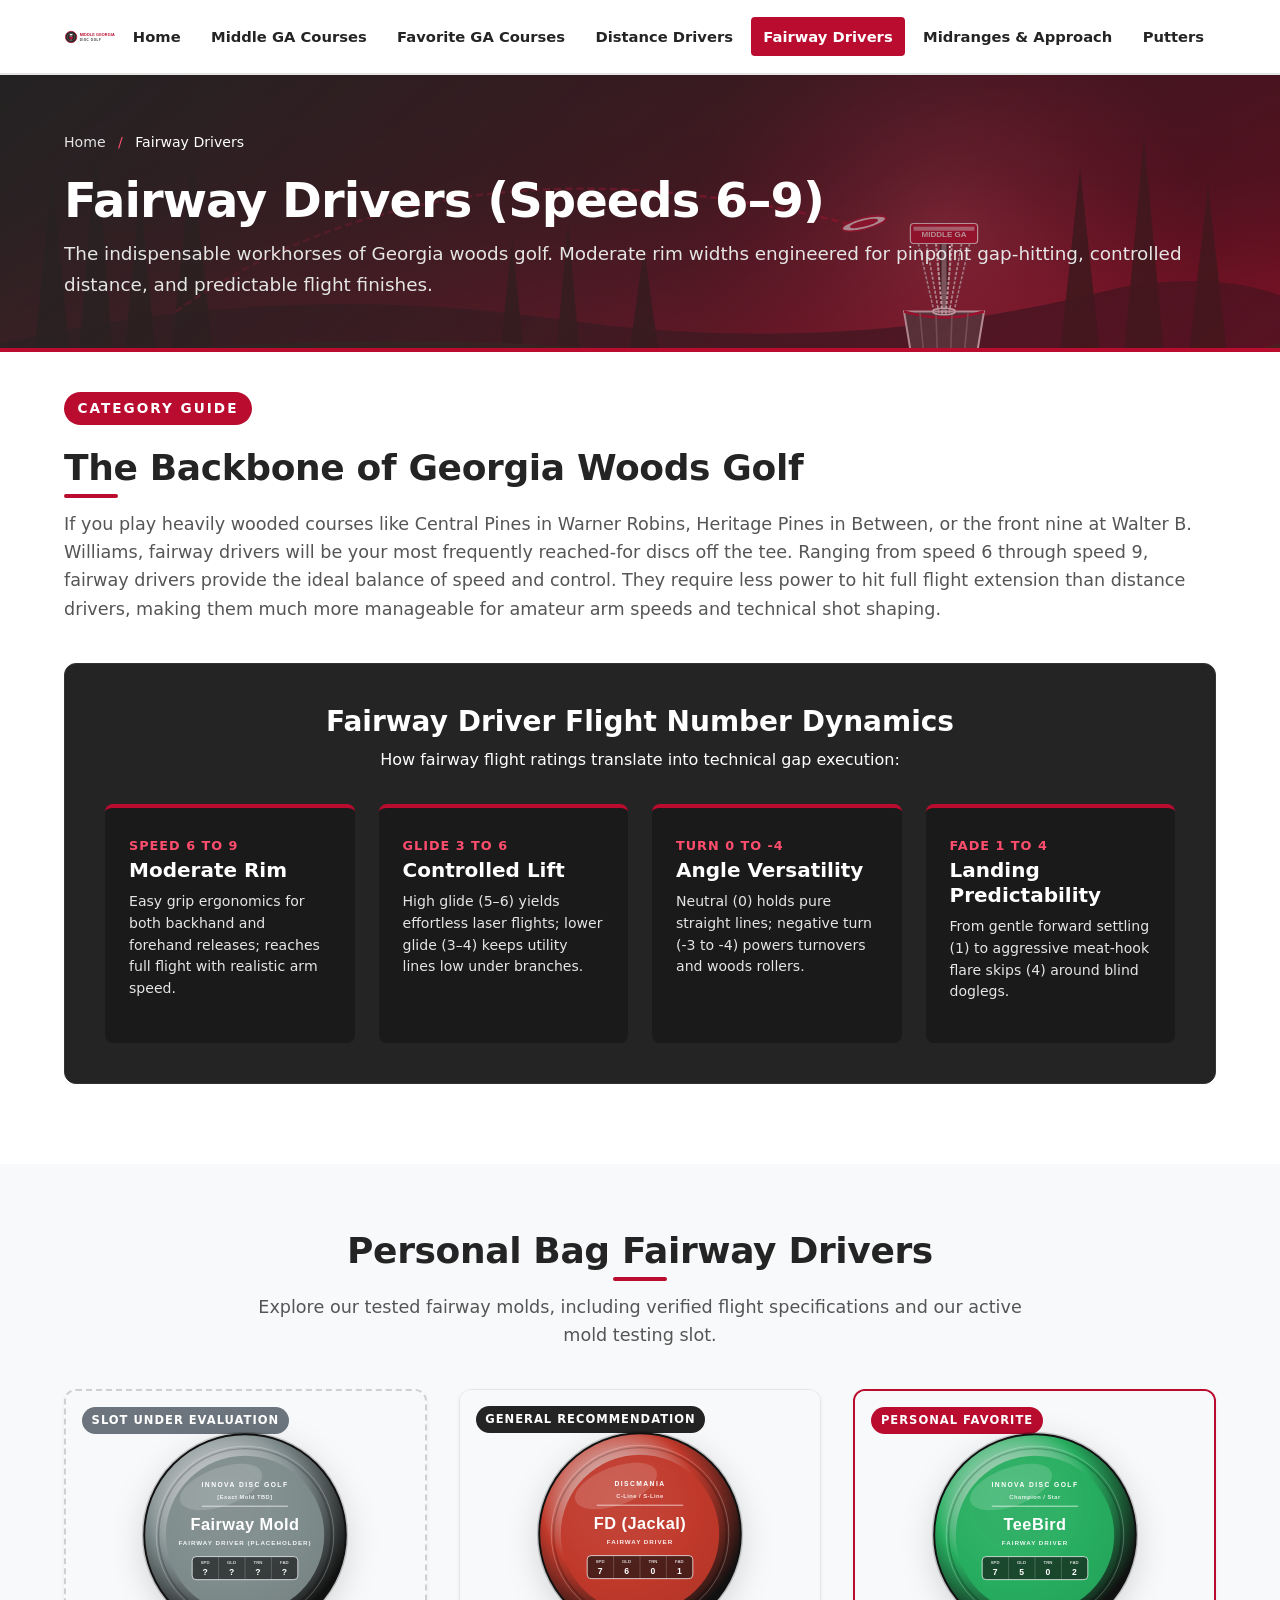
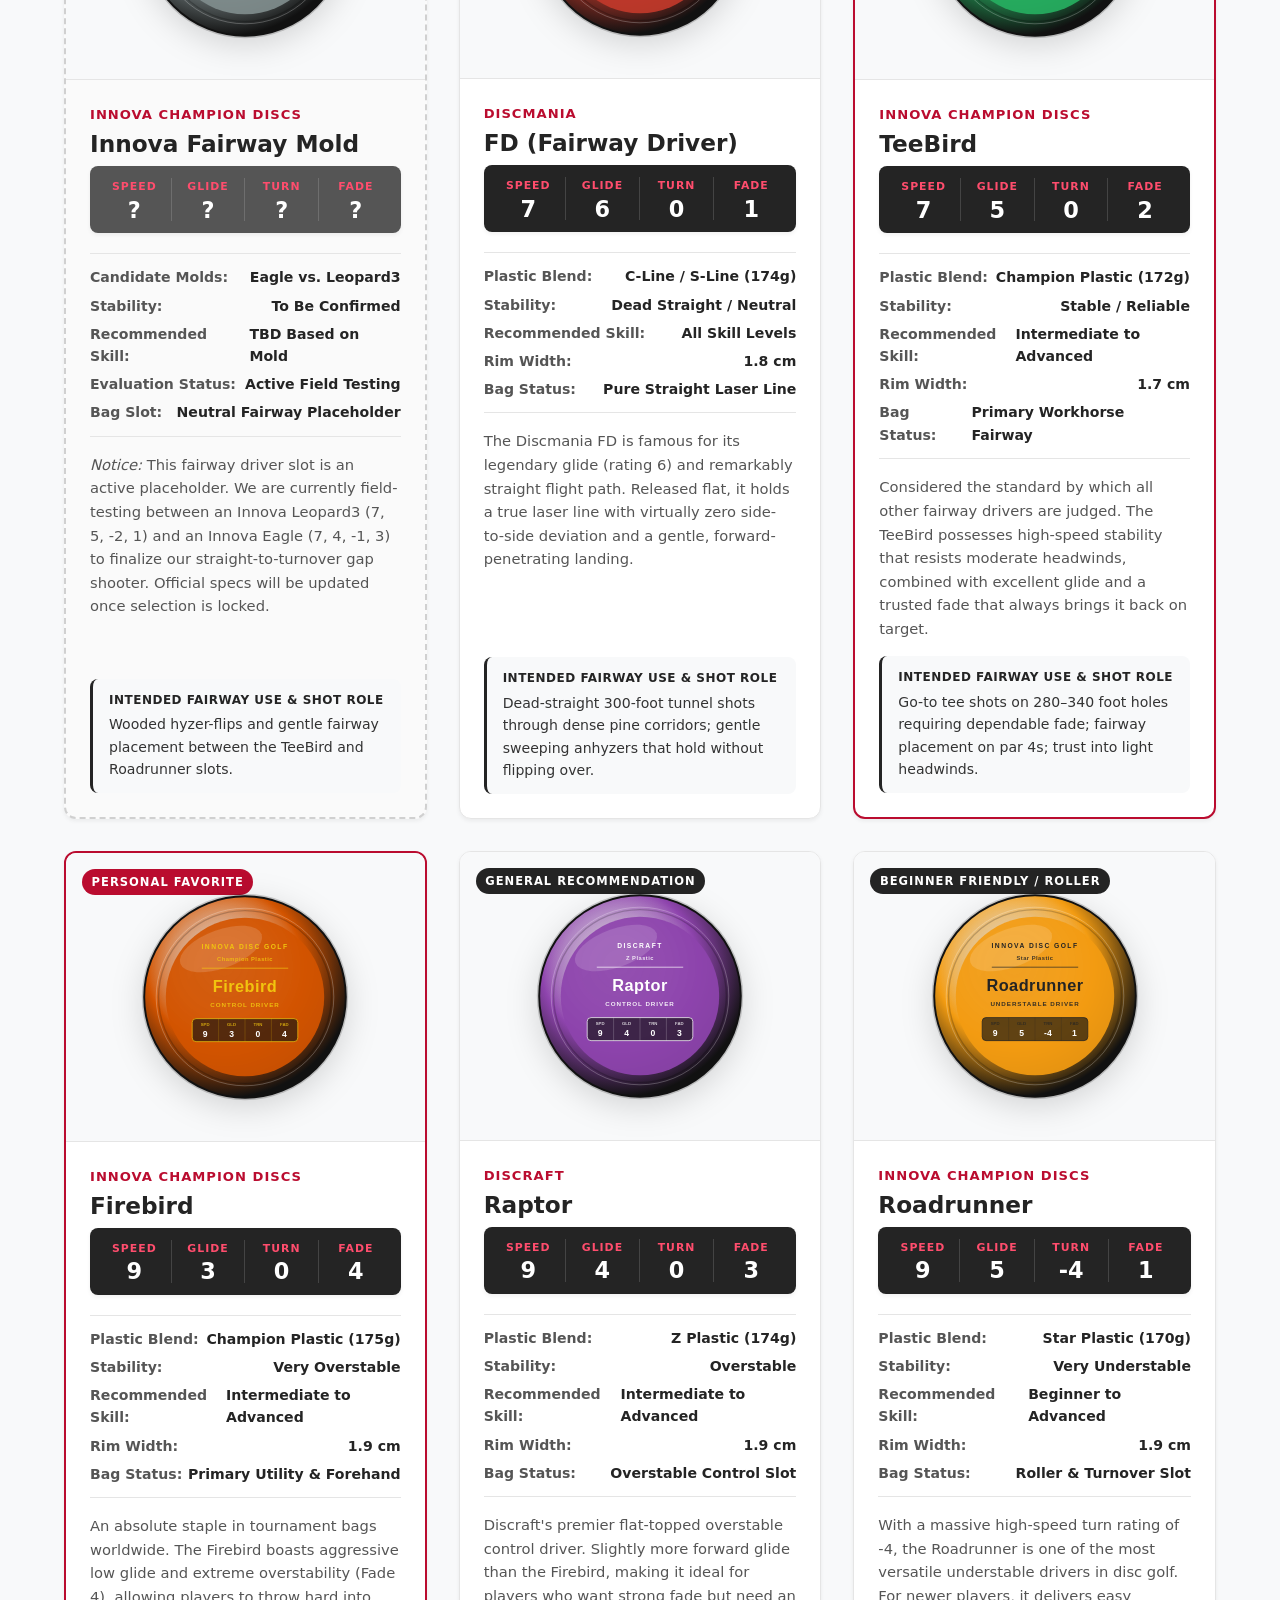
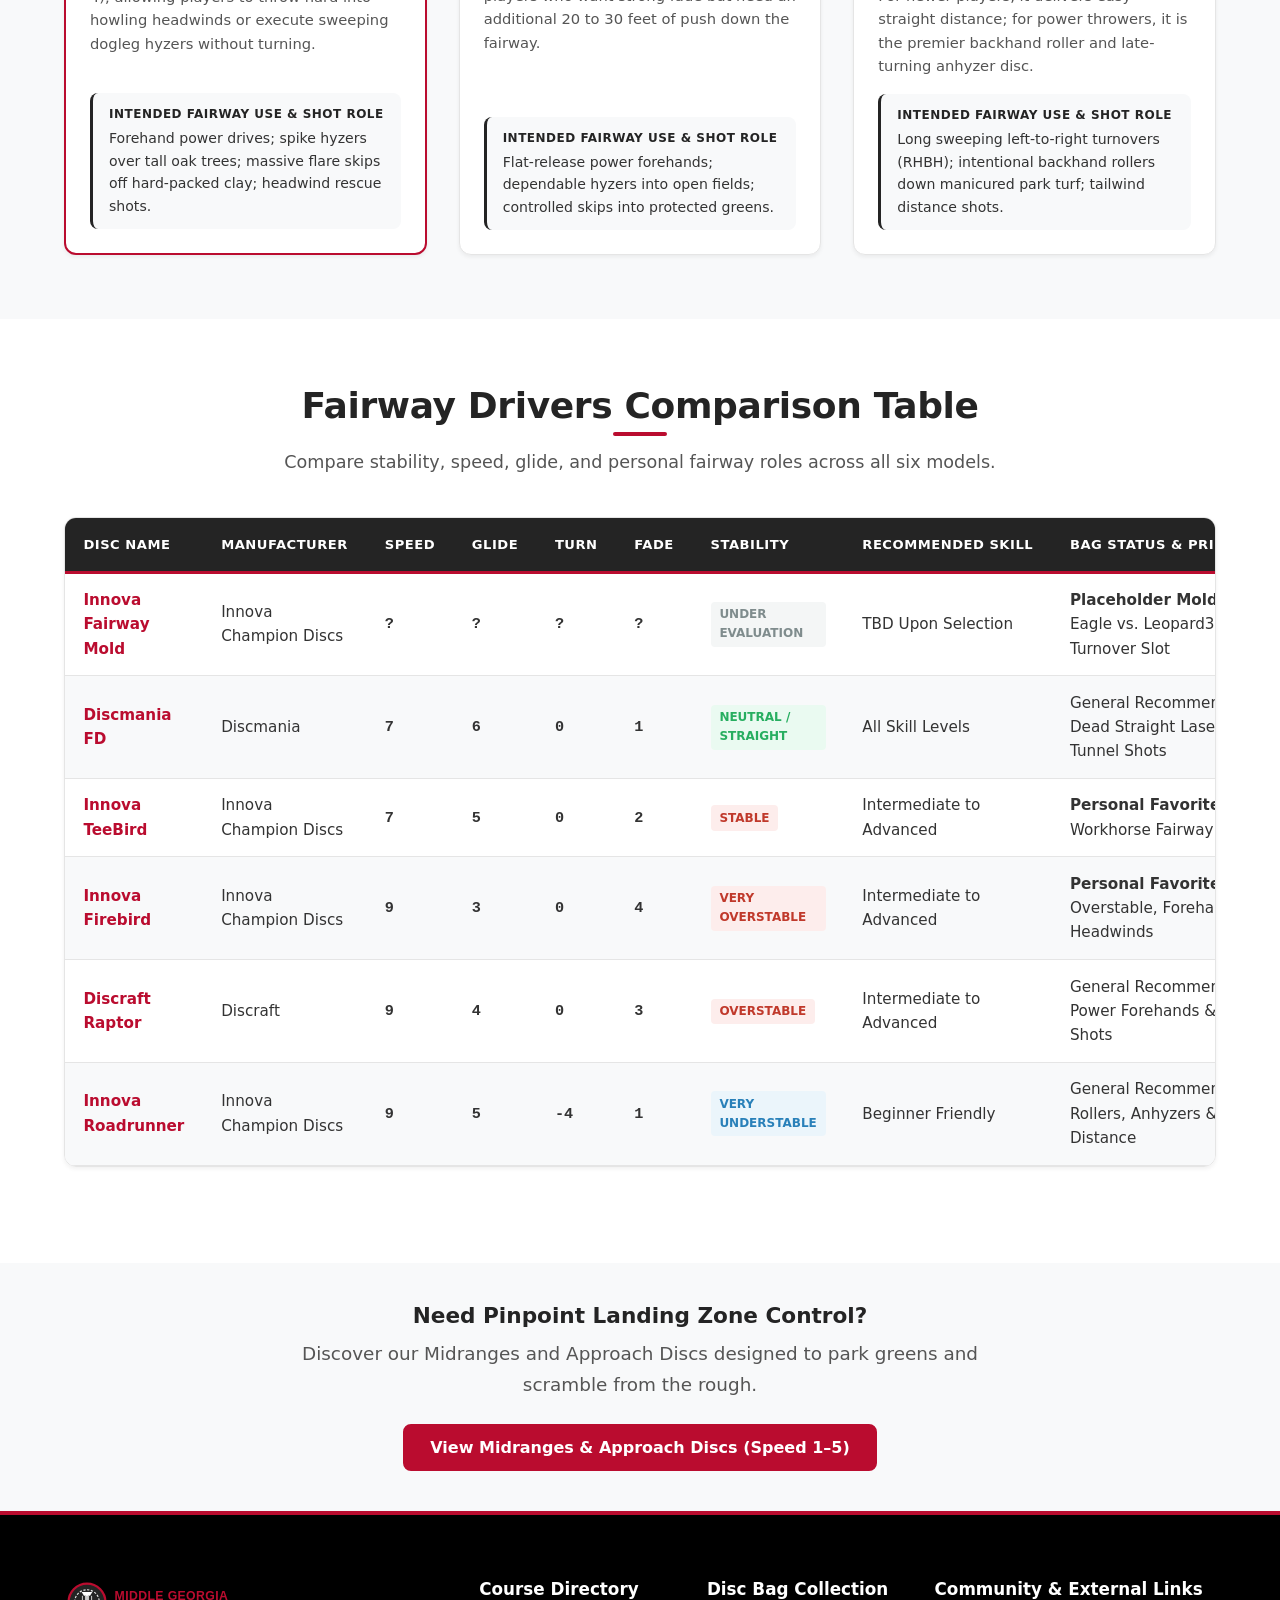
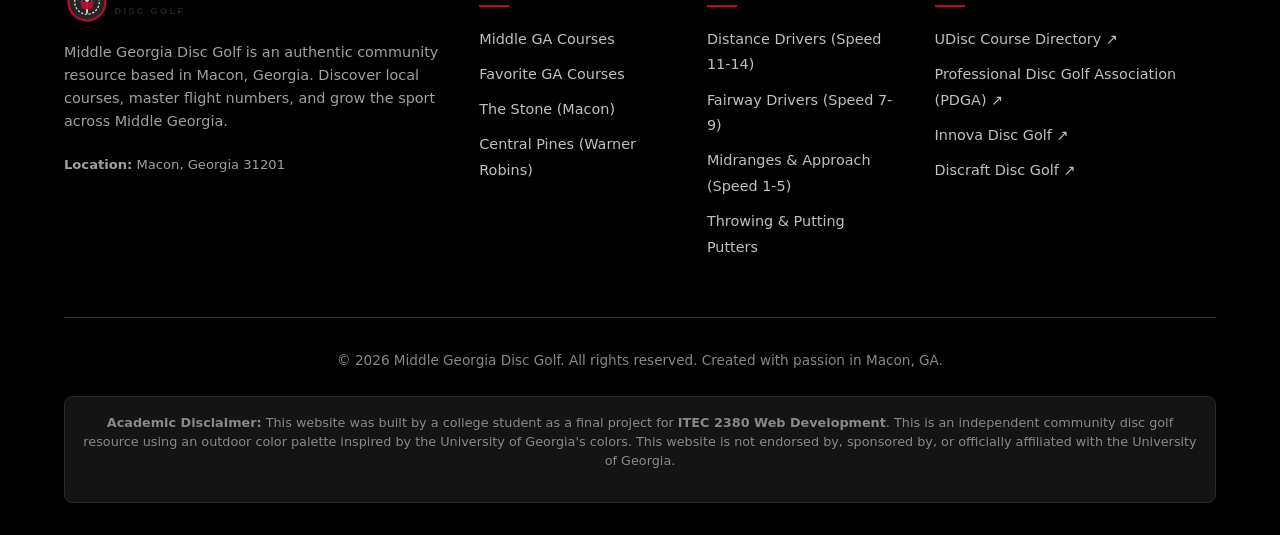
<file: fairway-drivers.html>
<!DOCTYPE html>
<html lang="en">
<head>
  <meta charset="UTF-8">
  <meta name="viewport" content="width=device-width, initial-scale=1.0">
  <title>Fairway Drivers | Middle Georgia Disc Golf Bag Collection</title>
  <meta name="description" content="Explore fairway and control drivers in our bag: Innova TeeBird, Firebird, Roadrunner, Discmania FD, Discraft Raptor, and our confirmed testing slot. Detailed flight numbers and comparison.">
  <link rel="stylesheet" href="css/styles.css">
</head>
<body>
  <!-- Accessible Skip Link -->
  <a href="#main-content" class="btn btn-primary skip-link">Skip to main content</a>

  <!-- Header & Navigation -->
  <header class="site-header">
    <div class="container header-inner">
      <a href="index.html" class="site-logo" aria-label="Middle Georgia Disc Golf Homepage">
        <img src="images/logo.svg" alt="Middle Georgia Disc Golf Logo">
      </a>

      <!-- Mobile Navigation Toggle -->
      <button type="button" class="mobile-nav-toggle" aria-expanded="false" aria-controls="primaryNavigation" aria-label="Toggle navigation menu">
        <span class="hamburger-icon"></span>
      </button>

      <!-- Main Navigation Menu -->
      <nav class="main-nav" id="primaryNavigation" aria-label="Main Navigation">
        <ul class="nav-list">
          <li><a href="index.html" class="nav-link">Home</a></li>
          <li><a href="local-courses.html" class="nav-link">Middle GA Courses</a></li>
          <li><a href="georgia-courses.html" class="nav-link">Favorite GA Courses</a></li>
          <li><a href="distance-drivers.html" class="nav-link">Distance Drivers</a></li>
          <li><a href="fairway-drivers.html" class="nav-link active" aria-current="page">Fairway Drivers</a></li>
          <li><a href="midrange-approach.html" class="nav-link">Midranges &amp; Approach</a></li>
          <li><a href="putters.html" class="nav-link">Putters</a></li>
        </ul>
      </nav>
    </div>
  </header>

  <!-- Page Banner -->
  <section class="page-banner" aria-labelledby="banner-heading">
    <div class="container">
      <nav class="breadcrumb-nav" aria-label="Breadcrumb">
        <a href="index.html">Home</a>
        <span class="separator">/</span>
        <span class="text-white">Fairway Drivers</span>
      </nav>
      <h1 id="banner-heading">Fairway Drivers (Speeds 6–9)</h1>
      <p class="lead">
        The indispensable workhorses of Georgia woods golf. Moderate rim widths engineered for pinpoint gap-hitting, controlled distance, and predictable flight finishes.
      </p>
    </div>
  </section>

  <!-- Main Content Area -->
  <main id="main-content">
    <!-- Category Overview -->
    <section class="section-padding-sm" aria-labelledby="overview-heading">
      <div class="container">
        <div class="section-header">
          <span class="hero-tagline">Category Guide</span>
          <h2 id="overview-heading" class="heading-accent">The Backbone of Georgia Woods Golf</h2>
          <p class="section-intro-text section-intro-full">
            If you play heavily wooded courses like Central Pines in Warner Robins, Heritage Pines in Between, or the front nine at Walter B. Williams, fairway drivers will be your most frequently reached-for discs off the tee. Ranging from speed 6 through speed 9, fairway drivers provide the ideal balance of speed and control. They require less power to hit full flight extension than distance drivers, making them much more manageable for amateur arm speeds and technical shot shaping.
          </p>
        </div>

        <!-- Flight Numbers Primer Callout Box -->
        <div class="flight-guide-box">
          <div class="flight-guide-header">
            <h3>Fairway Driver Flight Number Dynamics</h3>
            <p>How fairway flight ratings translate into technical gap execution:</p>
          </div>
          <div class="flight-grid-4">
            <div class="flight-card">
              <span class="flight-card-num">Speed 6 to 9</span>
              <h4 class="flight-card-title">Moderate Rim</h4>
              <p class="flight-card-body">Easy grip ergonomics for both backhand and forehand releases; reaches full flight with realistic arm speed.</p>
            </div>
            <div class="flight-card">
              <span class="flight-card-num">Glide 3 to 6</span>
              <h4 class="flight-card-title">Controlled Lift</h4>
              <p class="flight-card-body">High glide (5–6) yields effortless laser flights; lower glide (3–4) keeps utility lines low under branches.</p>
            </div>
            <div class="flight-card">
              <span class="flight-card-num">Turn 0 to -4</span>
              <h4 class="flight-card-title">Angle Versatility</h4>
              <p class="flight-card-body">Neutral (0) holds pure straight lines; negative turn (-3 to -4) powers turnovers and woods rollers.</p>
            </div>
            <div class="flight-card">
              <span class="flight-card-num">Fade 1 to 4</span>
              <h4 class="flight-card-title">Landing Predictability</h4>
              <p class="flight-card-body">From gentle forward settling (1) to aggressive meat-hook flare skips (4) around blind doglegs.</p>
            </div>
          </div>
        </div>
      </div>
    </section>

    <!-- Fairway Drivers Grid -->
    <section class="section-padding section-light" aria-labelledby="discs-list-heading">
      <div class="container">
        <div class="section-header text-center">
          <h2 id="discs-list-heading" class="heading-accent heading-accent-center">Personal Bag Fairway Drivers</h2>
          <p class="section-intro-text">
            Explore our tested fairway molds, including verified flight specifications and our active mold testing slot.
          </p>
        </div>

        <div class="grid-3">
          <!-- Disc 1: Innova Fairway Disc Placeholder -->
          <article class="disc-card disc-card-placeholder" id="innova-fairway-placeholder">
            <div class="disc-media">
              <span class="disc-badge-tag tag-placeholder">Slot Under Evaluation</span>
              <img src="images/disc-fairway-placeholder.svg" alt="Innova Fairway Driver placeholder disc mold pending confirmation">
            </div>
            <div class="disc-content">
              <span class="disc-mfg">Innova Champion Discs</span>
              <h3 class="disc-title">Innova Fairway Mold</h3>
              
              <!-- Flight Numbers Placeholder -->
              <div class="flight-numbers-box flight-numbers-box-placeholder" aria-label="Flight numbers: Exact mold and ratings to be confirmed">
                <div class="flight-numbers-grid">
                  <div class="flight-col">
                    <span class="flight-label">Speed</span>
                    <span class="flight-value">?</span>
                  </div>
                  <div class="flight-col">
                    <span class="flight-label">Glide</span>
                    <span class="flight-value">?</span>
                  </div>
                  <div class="flight-col">
                    <span class="flight-label">Turn</span>
                    <span class="flight-value">?</span>
                  </div>
                  <div class="flight-col">
                    <span class="flight-label">Fade</span>
                    <span class="flight-value">?</span>
                  </div>
                </div>
              </div>

              <!-- Disc Specifications -->
              <ul class="disc-specs-list">
                <li><span class="spec-name">Candidate Molds:</span> <span class="spec-val">Eagle vs. Leopard3</span></li>
                <li><span class="spec-name">Stability:</span> <span class="spec-val">To Be Confirmed</span></li>
                <li><span class="spec-name">Recommended Skill:</span> <span class="spec-val">TBD Based on Mold</span></li>
                <li><span class="spec-name">Evaluation Status:</span> <span class="spec-val">Active Field Testing</span></li>
                <li><span class="spec-name">Bag Slot:</span> <span class="spec-val">Neutral Fairway Placeholder</span></li>
              </ul>

              <p class="disc-desc">
                <em>Notice:</em> This fairway driver slot is an active placeholder. We are currently field-testing between an Innova Leopard3 (7, 5, -2, 1) and an Innova Eagle (7, 4, -1, 3) to finalize our straight-to-turnover gap shooter. Official specs will be updated once selection is locked.
              </p>

              <div class="disc-role-box">
                <div class="disc-role-title">Intended Fairway Use &amp; Shot Role</div>
                <span>Wooded hyzer-flips and gentle fairway placement between the TeeBird and Roadrunner slots.</span>
              </div>
            </div>
          </article>

          <!-- Disc 2: Discmania FD -->
          <article class="disc-card" id="discmania-fd">
            <div class="disc-media">
              <span class="disc-badge-tag">General Recommendation</span>
              <img src="images/disc-fd.svg" alt="Discmania FD fairway driver disc with flight ratings 7, 6, 0, 1">
            </div>
            <div class="disc-content">
              <span class="disc-mfg">Discmania</span>
              <h3 class="disc-title">FD (Fairway Driver)</h3>
              
              <!-- Flight Numbers Row -->
              <div class="flight-numbers-box" aria-label="Flight numbers: Speed 7, Glide 6, Turn 0, Fade 1">
                <div class="flight-numbers-grid">
                  <div class="flight-col">
                    <span class="flight-label">Speed</span>
                    <span class="flight-value">7</span>
                  </div>
                  <div class="flight-col">
                    <span class="flight-label">Glide</span>
                    <span class="flight-value">6</span>
                  </div>
                  <div class="flight-col">
                    <span class="flight-label">Turn</span>
                    <span class="flight-value">0</span>
                  </div>
                  <div class="flight-col">
                    <span class="flight-label">Fade</span>
                    <span class="flight-value">1</span>
                  </div>
                </div>
              </div>

              <!-- Disc Specifications -->
              <ul class="disc-specs-list">
                <li><span class="spec-name">Plastic Blend:</span> <span class="spec-val">C-Line / S-Line (174g)</span></li>
                <li><span class="spec-name">Stability:</span> <span class="spec-val">Dead Straight / Neutral</span></li>
                <li><span class="spec-name">Recommended Skill:</span> <span class="spec-val">All Skill Levels</span></li>
                <li><span class="spec-name">Rim Width:</span> <span class="spec-val">1.8 cm</span></li>
                <li><span class="spec-name">Bag Status:</span> <span class="spec-val">Pure Straight Laser Line</span></li>
              </ul>

              <p class="disc-desc">
                The Discmania FD is famous for its legendary glide (rating 6) and remarkably straight flight path. Released flat, it holds a true laser line with virtually zero side-to-side deviation and a gentle, forward-penetrating landing.
              </p>

              <div class="disc-role-box">
                <div class="disc-role-title">Intended Fairway Use &amp; Shot Role</div>
                <span>Dead-straight 300-foot tunnel shots through dense pine corridors; gentle sweeping anhyzers that hold without flipping over.</span>
              </div>
            </div>
          </article>

          <!-- Disc 3: Innova TeeBird -->
          <article class="disc-card disc-card-favorite" id="teebird">
            <div class="disc-media">
              <span class="disc-badge-tag tag-favorite">Personal Favorite</span>
              <img src="images/disc-teebird.svg" alt="Innova Champion TeeBird fairway driver disc with flight ratings 7, 5, 0, 2">
            </div>
            <div class="disc-content">
              <span class="disc-mfg">Innova Champion Discs</span>
              <h3 class="disc-title">TeeBird</h3>
              
              <!-- Flight Numbers Row -->
              <div class="flight-numbers-box" aria-label="Flight numbers: Speed 7, Glide 5, Turn 0, Fade 2">
                <div class="flight-numbers-grid">
                  <div class="flight-col">
                    <span class="flight-label">Speed</span>
                    <span class="flight-value">7</span>
                  </div>
                  <div class="flight-col">
                    <span class="flight-label">Glide</span>
                    <span class="flight-value">5</span>
                  </div>
                  <div class="flight-col">
                    <span class="flight-label">Turn</span>
                    <span class="flight-value">0</span>
                  </div>
                  <div class="flight-col">
                    <span class="flight-label">Fade</span>
                    <span class="flight-value">2</span>
                  </div>
                </div>
              </div>

              <!-- Disc Specifications -->
              <ul class="disc-specs-list">
                <li><span class="spec-name">Plastic Blend:</span> <span class="spec-val">Champion Plastic (172g)</span></li>
                <li><span class="spec-name">Stability:</span> <span class="spec-val">Stable / Reliable</span></li>
                <li><span class="spec-name">Recommended Skill:</span> <span class="spec-val">Intermediate to Advanced</span></li>
                <li><span class="spec-name">Rim Width:</span> <span class="spec-val">1.7 cm</span></li>
                <li><span class="spec-name">Bag Status:</span> <span class="spec-val">Primary Workhorse Fairway</span></li>
              </ul>

              <p class="disc-desc">
                Considered the standard by which all other fairway drivers are judged. The TeeBird possesses high-speed stability that resists moderate headwinds, combined with excellent glide and a trusted fade that always brings it back on target.
              </p>

              <div class="disc-role-box">
                <div class="disc-role-title">Intended Fairway Use &amp; Shot Role</div>
                <span>Go-to tee shots on 280–340 foot holes requiring dependable fade; fairway placement on par 4s; trust into light headwinds.</span>
              </div>
            </div>
          </article>

          <!-- Disc 4: Innova Firebird -->
          <article class="disc-card disc-card-favorite" id="firebird">
            <div class="disc-media">
              <span class="disc-badge-tag tag-favorite">Personal Favorite</span>
              <img src="images/disc-firebird.svg" alt="Innova Champion Firebird overstable control driver disc with flight ratings 9, 3, 0, 4">
            </div>
            <div class="disc-content">
              <span class="disc-mfg">Innova Champion Discs</span>
              <h3 class="disc-title">Firebird</h3>
              
              <!-- Flight Numbers Row -->
              <div class="flight-numbers-box" aria-label="Flight numbers: Speed 9, Glide 3, Turn 0, Fade 4">
                <div class="flight-numbers-grid">
                  <div class="flight-col">
                    <span class="flight-label">Speed</span>
                    <span class="flight-value">9</span>
                  </div>
                  <div class="flight-col">
                    <span class="flight-label">Glide</span>
                    <span class="flight-value">3</span>
                  </div>
                  <div class="flight-col">
                    <span class="flight-label">Turn</span>
                    <span class="flight-value">0</span>
                  </div>
                  <div class="flight-col">
                    <span class="flight-label">Fade</span>
                    <span class="flight-value">4</span>
                  </div>
                </div>
              </div>

              <!-- Disc Specifications -->
              <ul class="disc-specs-list">
                <li><span class="spec-name">Plastic Blend:</span> <span class="spec-val">Champion Plastic (175g)</span></li>
                <li><span class="spec-name">Stability:</span> <span class="spec-val">Very Overstable</span></li>
                <li><span class="spec-name">Recommended Skill:</span> <span class="spec-val">Intermediate to Advanced</span></li>
                <li><span class="spec-name">Rim Width:</span> <span class="spec-val">1.9 cm</span></li>
                <li><span class="spec-name">Bag Status:</span> <span class="spec-val">Primary Utility &amp; Forehand</span></li>
              </ul>

              <p class="disc-desc">
                An absolute staple in tournament bags worldwide. The Firebird boasts aggressive low glide and extreme overstability (Fade 4), allowing players to throw hard into howling headwinds or execute sweeping dogleg hyzers without turning.
              </p>

              <div class="disc-role-box">
                <div class="disc-role-title">Intended Fairway Use &amp; Shot Role</div>
                <span>Forehand power drives; spike hyzers over tall oak trees; massive flare skips off hard-packed clay; headwind rescue shots.</span>
              </div>
            </div>
          </article>

          <!-- Disc 5: Discraft Raptor -->
          <article class="disc-card" id="raptor">
            <div class="disc-media">
              <span class="disc-badge-tag">General Recommendation</span>
              <img src="images/disc-raptor.svg" alt="Discraft Z Raptor control driver disc with flight ratings 9, 4, 0, 3">
            </div>
            <div class="disc-content">
              <span class="disc-mfg">Discraft</span>
              <h3 class="disc-title">Raptor</h3>
              
              <!-- Flight Numbers Row -->
              <div class="flight-numbers-box" aria-label="Flight numbers: Speed 9, Glide 4, Turn 0, Fade 3">
                <div class="flight-numbers-grid">
                  <div class="flight-col">
                    <span class="flight-label">Speed</span>
                    <span class="flight-value">9</span>
                  </div>
                  <div class="flight-col">
                    <span class="flight-label">Glide</span>
                    <span class="flight-value">4</span>
                  </div>
                  <div class="flight-col">
                    <span class="flight-label">Turn</span>
                    <span class="flight-value">0</span>
                  </div>
                  <div class="flight-col">
                    <span class="flight-label">Fade</span>
                    <span class="flight-value">3</span>
                  </div>
                </div>
              </div>

              <!-- Disc Specifications -->
              <ul class="disc-specs-list">
                <li><span class="spec-name">Plastic Blend:</span> <span class="spec-val">Z Plastic (174g)</span></li>
                <li><span class="spec-name">Stability:</span> <span class="spec-val">Overstable</span></li>
                <li><span class="spec-name">Recommended Skill:</span> <span class="spec-val">Intermediate to Advanced</span></li>
                <li><span class="spec-name">Rim Width:</span> <span class="spec-val">1.9 cm</span></li>
                <li><span class="spec-name">Bag Status:</span> <span class="spec-val">Overstable Control Slot</span></li>
              </ul>

              <p class="disc-desc">
                Discraft's premier flat-topped overstable control driver. Slightly more forward glide than the Firebird, making it ideal for players who want strong fade but need an additional 20 to 30 feet of push down the fairway.
              </p>

              <div class="disc-role-box">
                <div class="disc-role-title">Intended Fairway Use &amp; Shot Role</div>
                <span>Flat-release power forehands; dependable hyzers into open fields; controlled skips into protected greens.</span>
              </div>
            </div>
          </article>

          <!-- Disc 6: Innova Roadrunner -->
          <article class="disc-card" id="roadrunner">
            <div class="disc-media">
              <span class="disc-badge-tag">Beginner Friendly / Roller</span>
              <img src="images/disc-roadrunner.svg" alt="Innova Star Roadrunner understable driver disc with flight ratings 9, 5, -4, 1">
            </div>
            <div class="disc-content">
              <span class="disc-mfg">Innova Champion Discs</span>
              <h3 class="disc-title">Roadrunner</h3>
              
              <!-- Flight Numbers Row -->
              <div class="flight-numbers-box" aria-label="Flight numbers: Speed 9, Glide 5, Turn minus 4, Fade 1">
                <div class="flight-numbers-grid">
                  <div class="flight-col">
                    <span class="flight-label">Speed</span>
                    <span class="flight-value">9</span>
                  </div>
                  <div class="flight-col">
                    <span class="flight-label">Glide</span>
                    <span class="flight-value">5</span>
                  </div>
                  <div class="flight-col">
                    <span class="flight-label">Turn</span>
                    <span class="flight-value">-4</span>
                  </div>
                  <div class="flight-col">
                    <span class="flight-label">Fade</span>
                    <span class="flight-value">1</span>
                  </div>
                </div>
              </div>

              <!-- Disc Specifications -->
              <ul class="disc-specs-list">
                <li><span class="spec-name">Plastic Blend:</span> <span class="spec-val">Star Plastic (170g)</span></li>
                <li><span class="spec-name">Stability:</span> <span class="spec-val">Very Understable</span></li>
                <li><span class="spec-name">Recommended Skill:</span> <span class="spec-val">Beginner to Advanced</span></li>
                <li><span class="spec-name">Rim Width:</span> <span class="spec-val">1.9 cm</span></li>
                <li><span class="spec-name">Bag Status:</span> <span class="spec-val">Roller &amp; Turnover Slot</span></li>
              </ul>

              <p class="disc-desc">
                With a massive high-speed turn rating of -4, the Roadrunner is one of the most versatile understable drivers in disc golf. For newer players, it delivers easy straight distance; for power throwers, it is the premier backhand roller and late-turning anhyzer disc.
              </p>

              <div class="disc-role-box">
                <div class="disc-role-title">Intended Fairway Use &amp; Shot Role</div>
                <span>Long sweeping left-to-right turnovers (RHBH); intentional backhand rollers down manicured park turf; tailwind distance shots.</span>
              </div>
            </div>
          </article>
        </div>
      </div>
    </section>

    <!-- Fairway Drivers Comparison Table -->
    <section class="section-padding" aria-labelledby="table-heading">
      <div class="container">
        <div class="section-header text-center">
          <h2 id="table-heading" class="heading-accent heading-accent-center">Fairway Drivers Comparison Table</h2>
          <p class="section-intro-text">
            Compare stability, speed, glide, and personal fairway roles across all six models.
          </p>
        </div>

        <div class="table-responsive">
          <table class="comparison-table" summary="Comparison of fairway drivers including manufacturer, speed, glide, turn, fade, stability, skill level, and bag role">
            <thead>
              <tr>
                <th scope="col">Disc Name</th>
                <th scope="col">Manufacturer</th>
                <th scope="col">Speed</th>
                <th scope="col">Glide</th>
                <th scope="col">Turn</th>
                <th scope="col">Fade</th>
                <th scope="col">Stability</th>
                <th scope="col">Recommended Skill</th>
                <th scope="col">Bag Status &amp; Primary Role</th>
              </tr>
            </thead>
            <tbody>
              <tr>
                <td class="table-disc-name"><a href="#innova-fairway-placeholder">Innova Fairway Mold</a></td>
                <td>Innova Champion Discs</td>
                <td class="table-flight-num">?</td>
                <td class="table-flight-num">?</td>
                <td class="table-flight-num">?</td>
                <td class="table-flight-num">?</td>
                <td><span class="badge-stability stability-neutral">Under Evaluation</span></td>
                <td>TBD Upon Selection</td>
                <td><strong>Placeholder Mold</strong> • Testing Eagle vs. Leopard3 for Turnover Slot</td>
              </tr>
              <tr>
                <td class="table-disc-name"><a href="#discmania-fd">Discmania FD</a></td>
                <td>Discmania</td>
                <td class="table-flight-num">7</td>
                <td class="table-flight-num">6</td>
                <td class="table-flight-num">0</td>
                <td class="table-flight-num">1</td>
                <td><span class="badge-stability stability-stable">Neutral / Straight</span></td>
                <td>All Skill Levels</td>
                <td>General Recommendation • Dead Straight Laser Lines &amp; Tunnel Shots</td>
              </tr>
              <tr>
                <td class="table-disc-name"><a href="#teebird">Innova TeeBird</a></td>
                <td>Innova Champion Discs</td>
                <td class="table-flight-num">7</td>
                <td class="table-flight-num">5</td>
                <td class="table-flight-num">0</td>
                <td class="table-flight-num">2</td>
                <td><span class="badge-stability stability-overstable">Stable</span></td>
                <td>Intermediate to Advanced</td>
                <td><strong>Personal Favorite</strong> • Primary Workhorse Fairway Driver</td>
              </tr>
              <tr>
                <td class="table-disc-name"><a href="#firebird">Innova Firebird</a></td>
                <td>Innova Champion Discs</td>
                <td class="table-flight-num">9</td>
                <td class="table-flight-num">3</td>
                <td class="table-flight-num">0</td>
                <td class="table-flight-num">4</td>
                <td><span class="badge-stability stability-overstable">Very Overstable</span></td>
                <td>Intermediate to Advanced</td>
                <td><strong>Personal Favorite</strong> • Utility Overstable, Forehands &amp; Headwinds</td>
              </tr>
              <tr>
                <td class="table-disc-name"><a href="#raptor">Discraft Raptor</a></td>
                <td>Discraft</td>
                <td class="table-flight-num">9</td>
                <td class="table-flight-num">4</td>
                <td class="table-flight-num">0</td>
                <td class="table-flight-num">3</td>
                <td><span class="badge-stability stability-overstable">Overstable</span></td>
                <td>Intermediate to Advanced</td>
                <td>General Recommendation • Power Forehands &amp; Flat Skip Shots</td>
              </tr>
              <tr>
                <td class="table-disc-name"><a href="#roadrunner">Innova Roadrunner</a></td>
                <td>Innova Champion Discs</td>
                <td class="table-flight-num">9</td>
                <td class="table-flight-num">5</td>
                <td class="table-flight-num">-4</td>
                <td class="table-flight-num">1</td>
                <td><span class="badge-stability stability-understable">Very Understable</span></td>
                <td>Beginner Friendly</td>
                <td>General Recommendation • Rollers, Anhyzers &amp; Easy Distance</td>
              </tr>
            </tbody>
          </table>
        </div>
      </div>
    </section>

    <!-- Navigation to Next Category -->
    <section class="section-padding-sm section-light text-center" aria-labelledby="next-cat-heading">
      <div class="container">
        <h3 id="next-cat-heading" class="mb-1">Need Pinpoint Landing Zone Control?</h3>
        <p class="lead lead-center">
          Discover our Midranges and Approach Discs designed to park greens and scramble from the rough.
        </p>
        <a href="midrange-approach.html" class="btn btn-primary">View Midranges &amp; Approach Discs (Speed 1–5)</a>
      </div>
    </section>
  </main>

  <!-- Site Footer -->
  <footer class="site-footer">
    <div class="container">
      <div class="footer-grid">
        <div class="footer-col">
          <a href="index.html" class="site-logo footer-logo-link" aria-label="Middle Georgia Disc Golf">
            <img src="images/logo.svg" alt="Middle Georgia Disc Golf Logo">
          </a>
          <p class="footer-desc">
            Middle Georgia Disc Golf is an authentic community resource based in Macon, Georgia. Discover local courses, master flight numbers, and grow the sport across Middle Georgia.
          </p>
          <p class="footer-desc footer-meta">
            <strong>Location:</strong> Macon, Georgia 31201
          </p>
        </div>

        <div class="footer-col">
          <h4>Course Directory</h4>
          <ul class="footer-links">
            <li><a href="local-courses.html">Middle GA Courses</a></li>
            <li><a href="georgia-courses.html">Favorite GA Courses</a></li>
            <li><a href="local-courses.html#the-stone">The Stone (Macon)</a></li>
            <li><a href="local-courses.html#central-pines">Central Pines (Warner Robins)</a></li>
          </ul>
        </div>

        <div class="footer-col">
          <h4>Disc Bag Collection</h4>
          <ul class="footer-links">
            <li><a href="distance-drivers.html">Distance Drivers (Speed 11-14)</a></li>
            <li><a href="fairway-drivers.html">Fairway Drivers (Speed 7-9)</a></li>
            <li><a href="midrange-approach.html">Midranges &amp; Approach (Speed 1-5)</a></li>
            <li><a href="putters.html">Throwing &amp; Putting Putters</a></li>
          </ul>
        </div>

        <div class="footer-col">
          <h4>Community &amp; External Links</h4>
          <ul class="footer-links">
            <li><a href="https://udisc.com" target="_blank" rel="noopener noreferrer">UDisc Course Directory ↗</a></li>
            <li><a href="https://www.pdga.com" target="_blank" rel="noopener noreferrer">Professional Disc Golf Association (PDGA) ↗</a></li>
            <li><a href="https://www.innovadiscs.com" target="_blank" rel="noopener noreferrer">Innova Disc Golf ↗</a></li>
            <li><a href="https://www.discraft.com" target="_blank" rel="noopener noreferrer">Discraft Disc Golf ↗</a></li>
          </ul>
        </div>
      </div>

      <div class="footer-bottom">
        <p>&copy; 2026 Middle Georgia Disc Golf. All rights reserved. Created with passion in Macon, GA.</p>
        <div class="footer-disclaimer-box">
          <p>
            <strong>Academic Disclaimer:</strong> This website was built by a college student as a final project for <strong>ITEC 2380 Web Development</strong>. This is an independent community disc golf resource using an outdoor color palette inspired by the University of Georgia's colors. This website is not endorsed by, sponsored by, or officially affiliated with the University of Georgia.
          </p>
        </div>
      </div>
    </div>
  </footer>

  <!-- External JavaScript -->
  <script src="js/script.js"></script>
</body>
</html>
</file>
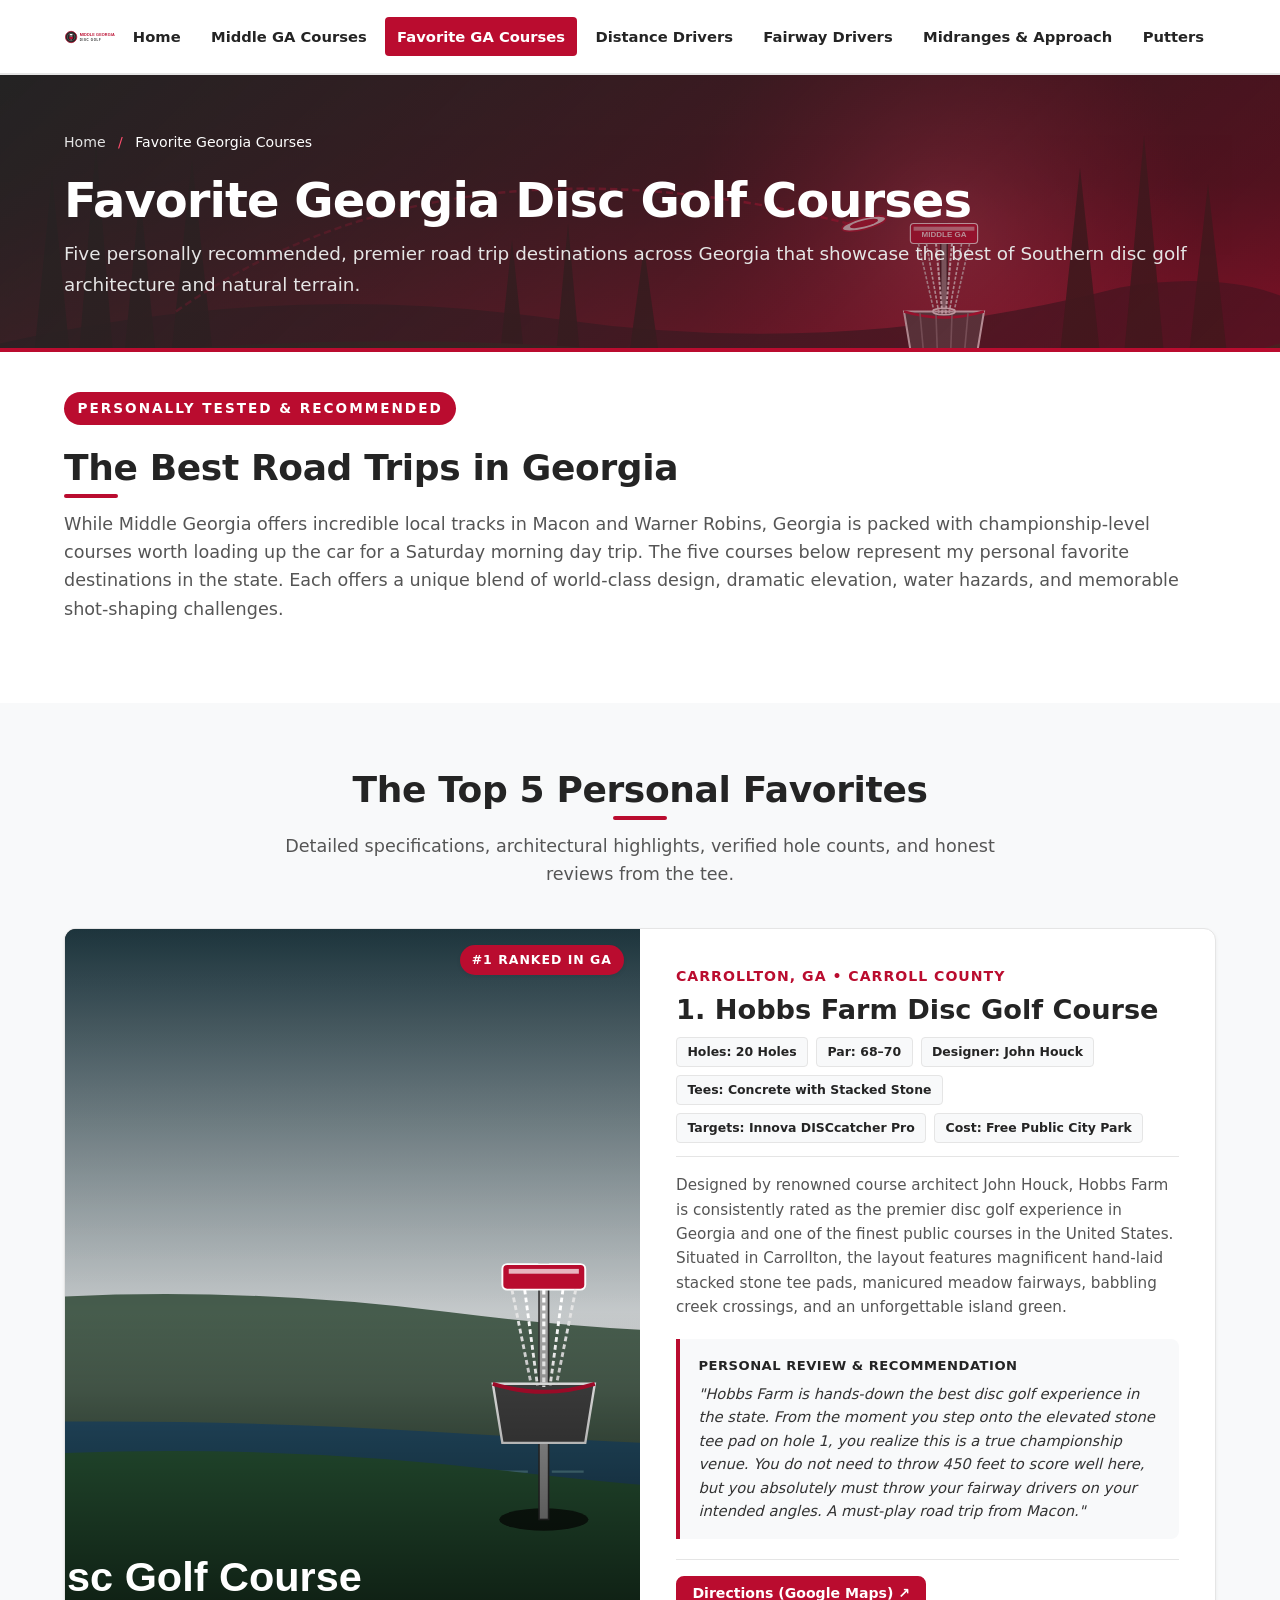
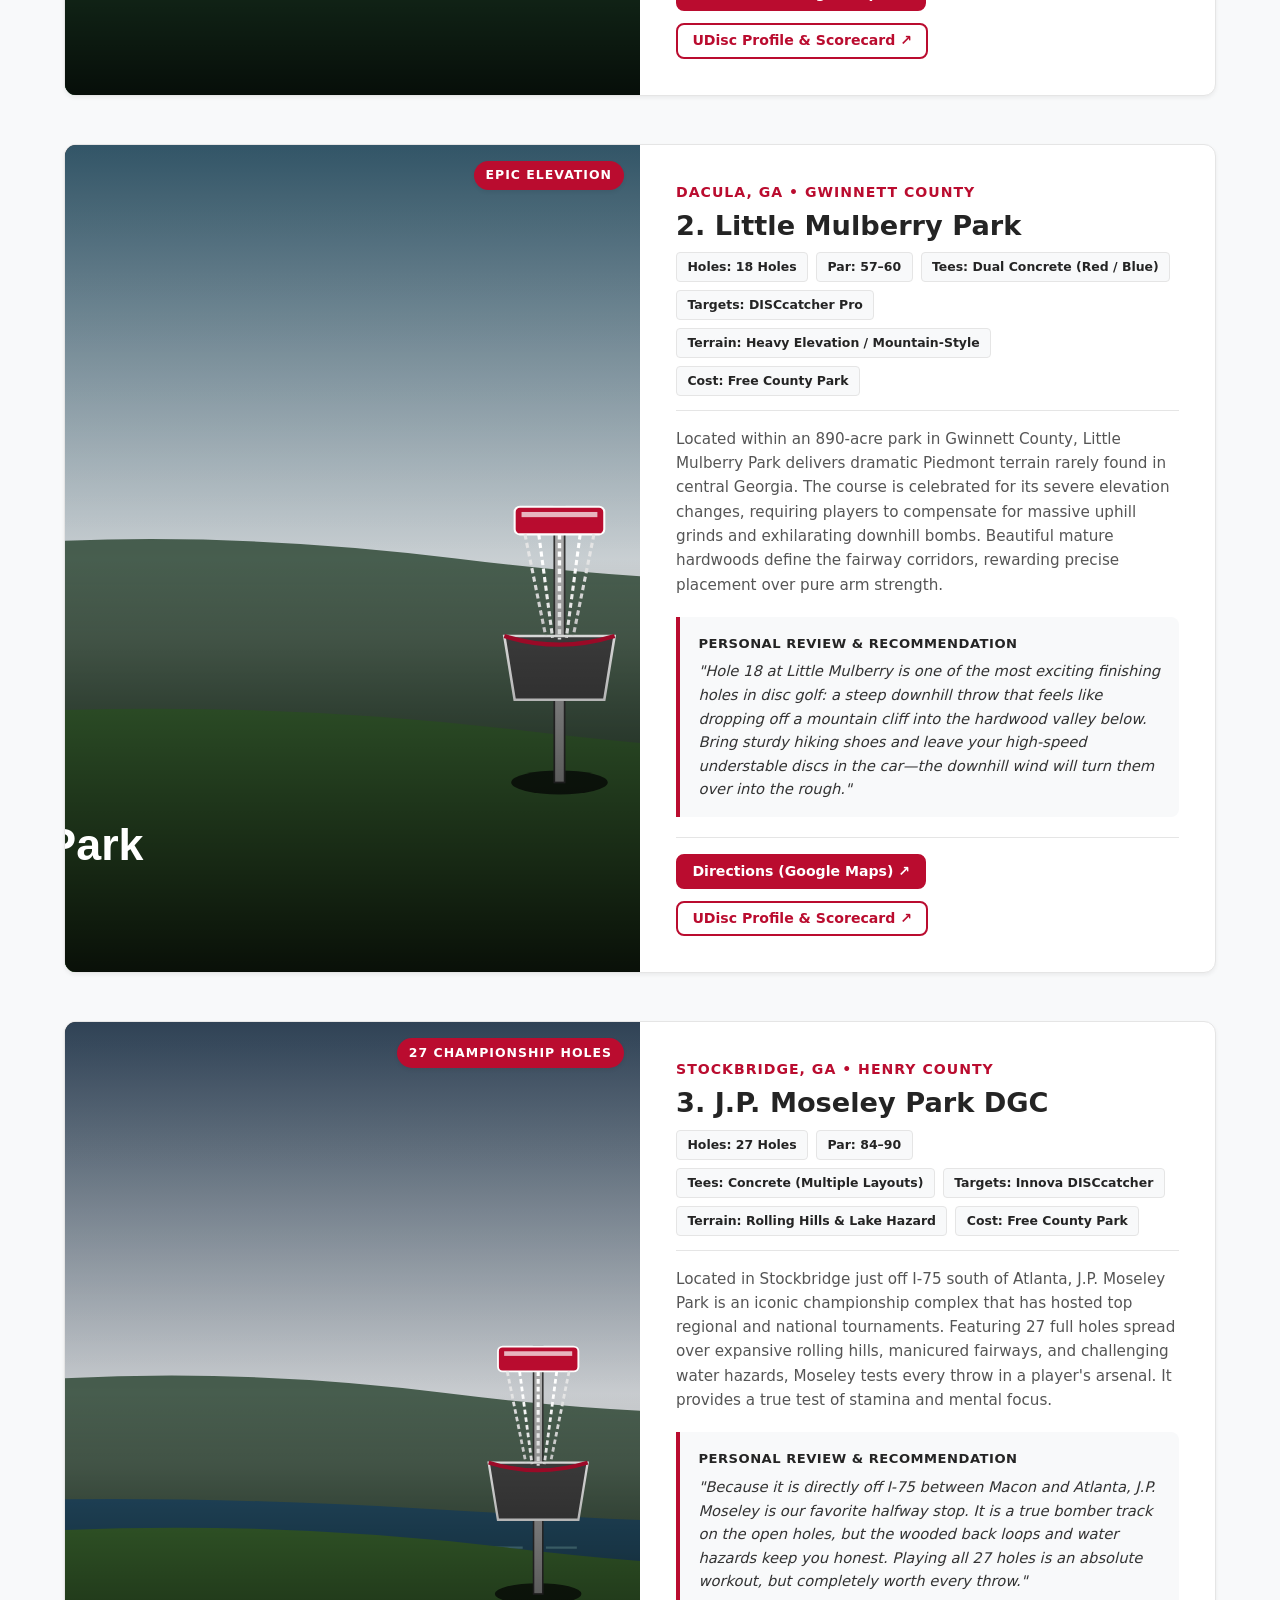
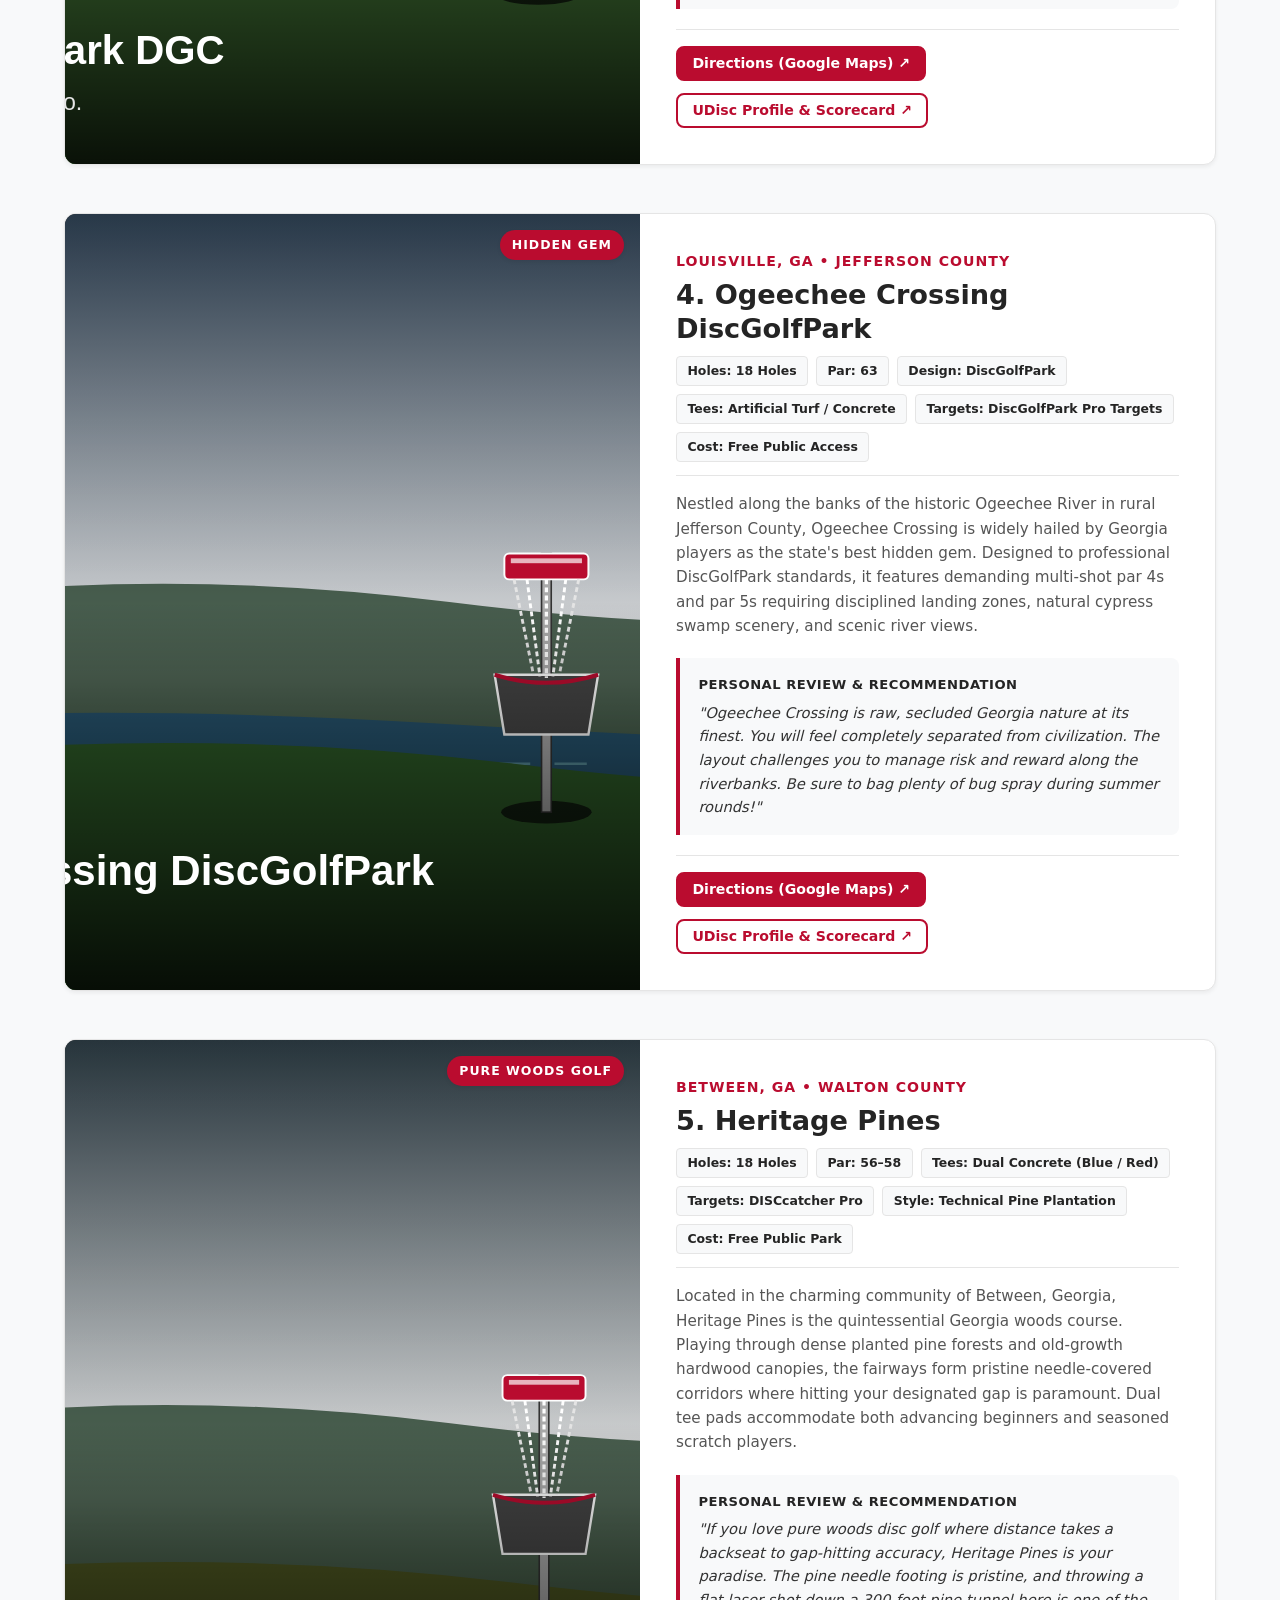
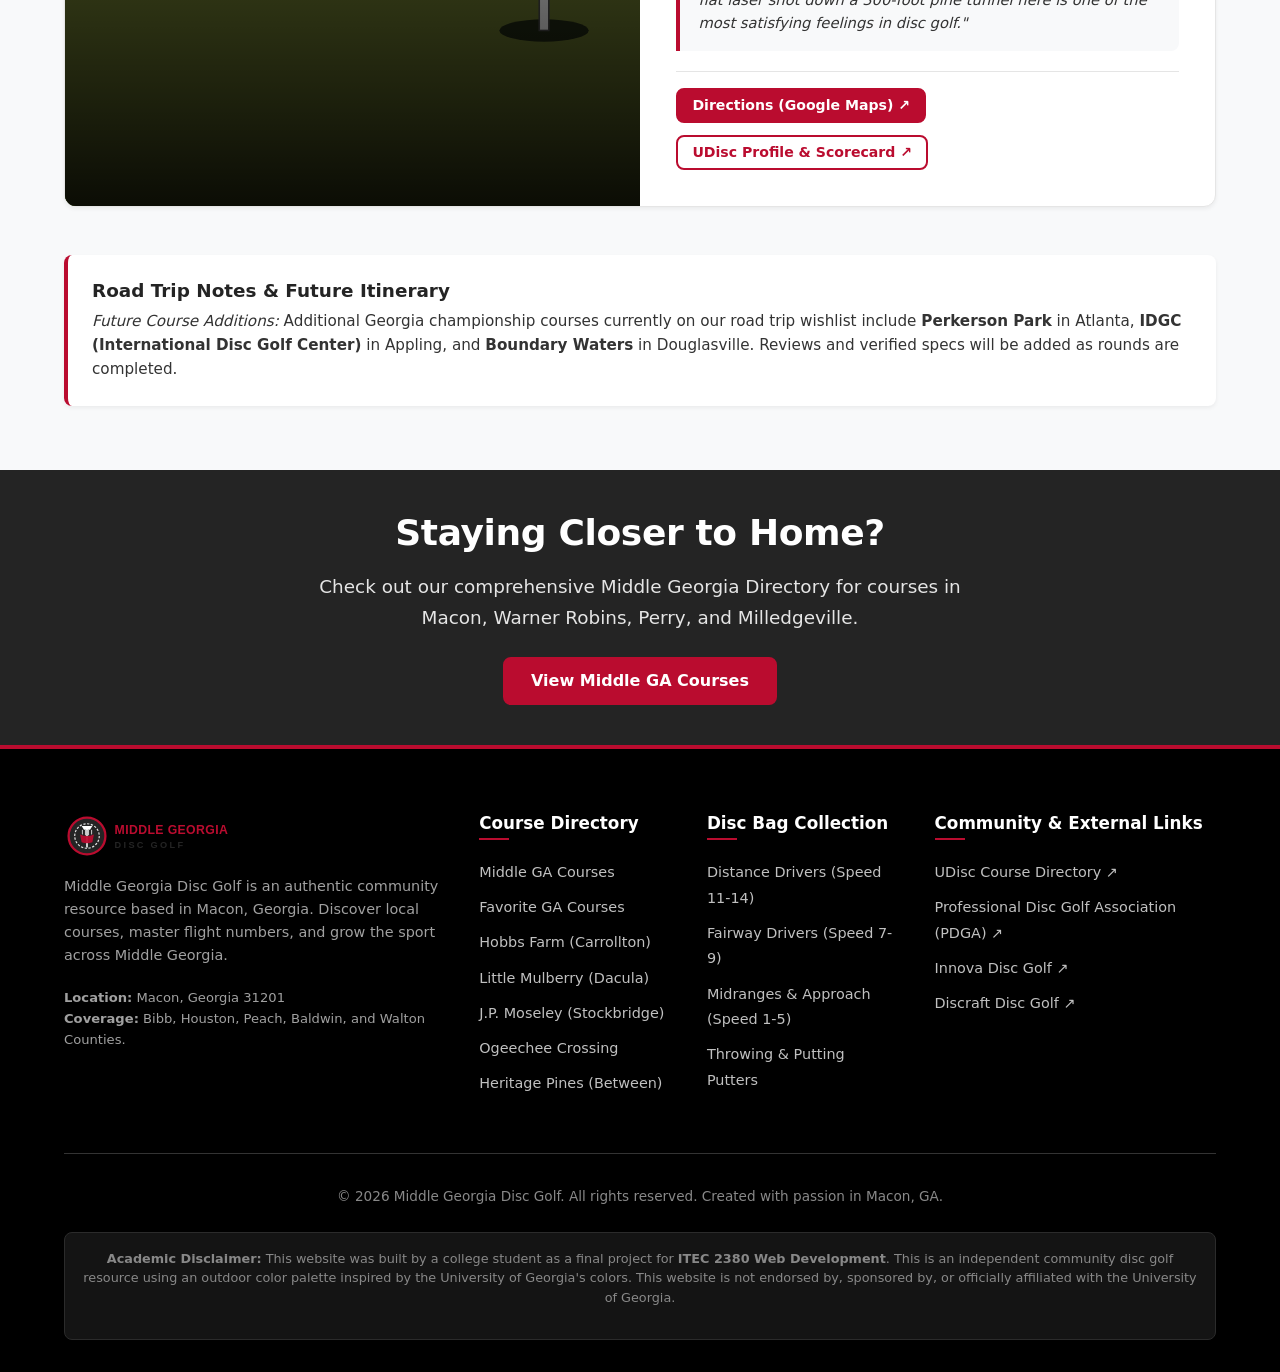
<file: georgia-courses.html>
<!DOCTYPE html>
<html lang="en">
<head>
  <meta charset="UTF-8">
  <meta name="viewport" content="width=device-width, initial-scale=1.0">
  <title>Favorite Georgia Disc Golf Courses | Road Trips Across the Peach State</title>
  <meta name="description" content="Discover five personally recommended, top-tier disc golf road trips across Georgia: Hobbs Farm, Little Mulberry Park, J.P. Moseley, Ogeechee Crossing, and Heritage Pines.">
  <link rel="stylesheet" href="css/styles.css">
</head>
<body>
  <!-- Accessible Skip Link -->
  <a href="#main-content" class="btn btn-primary skip-link">Skip to main content</a>

  <!-- Header & Navigation -->
  <header class="site-header">
    <div class="container header-inner">
      <a href="index.html" class="site-logo" aria-label="Middle Georgia Disc Golf Homepage">
        <img src="images/logo.svg" alt="Middle Georgia Disc Golf Logo">
      </a>

      <!-- Mobile Navigation Toggle -->
      <button type="button" class="mobile-nav-toggle" aria-expanded="false" aria-controls="primaryNavigation" aria-label="Toggle navigation menu">
        <span class="hamburger-icon"></span>
      </button>

      <!-- Main Navigation Menu -->
      <nav class="main-nav" id="primaryNavigation" aria-label="Main Navigation">
        <ul class="nav-list">
          <li><a href="index.html" class="nav-link">Home</a></li>
          <li><a href="local-courses.html" class="nav-link">Middle GA Courses</a></li>
          <li><a href="georgia-courses.html" class="nav-link active" aria-current="page">Favorite GA Courses</a></li>
          <li><a href="distance-drivers.html" class="nav-link">Distance Drivers</a></li>
          <li><a href="fairway-drivers.html" class="nav-link">Fairway Drivers</a></li>
          <li><a href="midrange-approach.html" class="nav-link">Midranges &amp; Approach</a></li>
          <li><a href="putters.html" class="nav-link">Putters</a></li>
        </ul>
      </nav>
    </div>
  </header>

  <!-- Page Banner -->
  <section class="page-banner" aria-labelledby="banner-heading">
    <div class="container">
      <nav class="breadcrumb-nav" aria-label="Breadcrumb">
        <a href="index.html">Home</a>
        <span class="separator">/</span>
        <span class="text-white">Favorite Georgia Courses</span>
      </nav>
      <h1 id="banner-heading">Favorite Georgia Disc Golf Courses</h1>
      <p class="lead">
        Five personally recommended, premier road trip destinations across Georgia that showcase the best of Southern disc golf architecture and natural terrain.
      </p>
    </div>
  </section>

  <!-- Main Content Area -->
  <main id="main-content">
    <!-- Introduction Section -->
    <section class="section-padding-sm" aria-labelledby="intro-favorites-heading">
      <div class="container">
        <div class="section-header">
          <span class="hero-tagline">Personally Tested &amp; Recommended</span>
          <h2 id="intro-favorites-heading" class="heading-accent">The Best Road Trips in Georgia</h2>
          <p class="section-intro-text section-intro-full">
            While Middle Georgia offers incredible local tracks in Macon and Warner Robins, Georgia is packed with championship-level courses worth loading up the car for a Saturday morning day trip. The five courses below represent my personal favorite destinations in the state. Each offers a unique blend of world-class design, dramatic elevation, water hazards, and memorable shot-shaping challenges.
          </p>
        </div>
      </div>
    </section>

    <!-- Top 5 Georgia Favorites List -->
    <section class="section-padding section-light" aria-labelledby="favorites-list-heading">
      <div class="container">
        <div class="section-header text-center">
          <h2 id="favorites-list-heading" class="heading-accent heading-accent-center">The Top 5 Personal Favorites</h2>
          <p class="section-intro-text">
            Detailed specifications, architectural highlights, verified hole counts, and honest reviews from the tee.
          </p>
        </div>

        <div class="course-list-vertical">
          <!-- Favorite 1: Hobbs Farm -->
          <article class="course-card" id="hobbs-farm">
            <div class="grid-2 gap-0">
              <div class="course-media course-media-wide">
                <img src="images/course-hobbs-farm.svg" alt="Hobbs Farm Disc Golf Course in Carrollton, Georgia featuring stone masonry tee boxes and lake hazards">
                <span class="course-badge-overlay">#1 Ranked in GA</span>
              </div>
              <div class="course-content course-content-lg">
                <span class="course-location">Carrollton, GA • Carroll County</span>
                <h3 class="course-title course-title-lg">1. Hobbs Farm Disc Golf Course</h3>
                <div class="course-specs-bar">
                  <span class="spec-pill"><strong>Holes:</strong> 20 Holes</span>
                  <span class="spec-pill"><strong>Par:</strong> 68–70</span>
                  <span class="spec-pill"><strong>Designer:</strong> John Houck</span>
                  <span class="spec-pill"><strong>Tees:</strong> Concrete with Stacked Stone</span>
                  <span class="spec-pill"><strong>Targets:</strong> Innova DISCcatcher Pro</span>
                  <span class="spec-pill"><strong>Cost:</strong> Free Public City Park</span>
                </div>
                <p class="course-desc">
                  Designed by renowned course architect John Houck, Hobbs Farm is consistently rated as the premier disc golf experience in Georgia and one of the finest public courses in the United States. Situated in Carrollton, the layout features magnificent hand-laid stacked stone tee pads, manicured meadow fairways, babbling creek crossings, and an unforgettable island green.
                </p>
                <div class="review-box">
                  <div class="review-box-title">Personal Review &amp; Recommendation</div>
                  <p>
                    "Hobbs Farm is hands-down the best disc golf experience in the state. From the moment you step onto the elevated stone tee pad on hole 1, you realize this is a true championship venue. You do not need to throw 450 feet to score well here, but you absolutely must throw your fairway drivers on your intended angles. A must-play road trip from Macon."
                  </p>
                </div>
                <div class="course-footer-links">
                  <a href="https://maps.google.com/?q=Hobbs+Farm+Park+Carrollton+GA" class="btn btn-primary btn-sm" target="_blank" rel="noopener noreferrer">Directions (Google Maps) ↗</a>
                  <a href="https://udisc.com/courses/hobbs-farm-7P8A" class="btn btn-outline-dark btn-sm" target="_blank" rel="noopener noreferrer">UDisc Profile &amp; Scorecard ↗</a>
                </div>
              </div>
            </div>
          </article>

          <!-- Favorite 2: Little Mulberry Park -->
          <article class="course-card" id="little-mulberry">
            <div class="grid-2 gap-0">
              <div class="course-media course-media-wide">
                <img src="images/course-little-mulberry.svg" alt="Little Mulberry Park disc golf course in Dacula, Georgia showing dramatic Piedmont ridge lines">
                <span class="course-badge-overlay">Epic Elevation</span>
              </div>
              <div class="course-content course-content-lg">
                <span class="course-location">Dacula, GA • Gwinnett County</span>
                <h3 class="course-title course-title-lg">2. Little Mulberry Park</h3>
                <div class="course-specs-bar">
                  <span class="spec-pill"><strong>Holes:</strong> 18 Holes</span>
                  <span class="spec-pill"><strong>Par:</strong> 57–60</span>
                  <span class="spec-pill"><strong>Tees:</strong> Dual Concrete (Red / Blue)</span>
                  <span class="spec-pill"><strong>Targets:</strong> DISCcatcher Pro</span>
                  <span class="spec-pill"><strong>Terrain:</strong> Heavy Elevation / Mountain-Style</span>
                  <span class="spec-pill"><strong>Cost:</strong> Free County Park</span>
                </div>
                <p class="course-desc">
                  Located within an 890-acre park in Gwinnett County, Little Mulberry Park delivers dramatic Piedmont terrain rarely found in central Georgia. The course is celebrated for its severe elevation changes, requiring players to compensate for massive uphill grinds and exhilarating downhill bombs. Beautiful mature hardwoods define the fairway corridors, rewarding precise placement over pure arm strength.
                </p>
                <div class="review-box">
                  <div class="review-box-title">Personal Review &amp; Recommendation</div>
                  <p>
                    "Hole 18 at Little Mulberry is one of the most exciting finishing holes in disc golf: a steep downhill throw that feels like dropping off a mountain cliff into the hardwood valley below. Bring sturdy hiking shoes and leave your high-speed understable discs in the car—the downhill wind will turn them over into the rough."
                  </p>
                </div>
                <div class="course-footer-links">
                  <a href="https://maps.google.com/?q=Little+Mulberry+Park+DGC+Dacula+GA" class="btn btn-primary btn-sm" target="_blank" rel="noopener noreferrer">Directions (Google Maps) ↗</a>
                  <a href="https://udisc.com/courses/little-mulberry-park-3k8O" class="btn btn-outline-dark btn-sm" target="_blank" rel="noopener noreferrer">UDisc Profile &amp; Scorecard ↗</a>
                </div>
              </div>
            </div>
          </article>

          <!-- Favorite 3: J.P. Moseley Park -->
          <article class="course-card" id="jp-moseley">
            <div class="grid-2 gap-0">
              <div class="course-media course-media-wide">
                <img src="images/course-moseley.svg" alt="J.P. Moseley Park disc golf course in Stockbridge, Georgia showing championship 27-hole layout">
                <span class="course-badge-overlay">27 Championship Holes</span>
              </div>
              <div class="course-content course-content-lg">
                <span class="course-location">Stockbridge, GA • Henry County</span>
                <h3 class="course-title course-title-lg">3. J.P. Moseley Park DGC</h3>
                <div class="course-specs-bar">
                  <span class="spec-pill"><strong>Holes:</strong> 27 Holes</span>
                  <span class="spec-pill"><strong>Par:</strong> 84–90</span>
                  <span class="spec-pill"><strong>Tees:</strong> Concrete (Multiple Layouts)</span>
                  <span class="spec-pill"><strong>Targets:</strong> Innova DISCcatcher</span>
                  <span class="spec-pill"><strong>Terrain:</strong> Rolling Hills &amp; Lake Hazard</span>
                  <span class="spec-pill"><strong>Cost:</strong> Free County Park</span>
                </div>
                <p class="course-desc">
                  Located in Stockbridge just off I-75 south of Atlanta, J.P. Moseley Park is an iconic championship complex that has hosted top regional and national tournaments. Featuring 27 full holes spread over expansive rolling hills, manicured fairways, and challenging water hazards, Moseley tests every throw in a player's arsenal. It provides a true test of stamina and mental focus.
                </p>
                <div class="review-box">
                  <div class="review-box-title">Personal Review &amp; Recommendation</div>
                  <p>
                    "Because it is directly off I-75 between Macon and Atlanta, J.P. Moseley is our favorite halfway stop. It is a true bomber track on the open holes, but the wooded back loops and water hazards keep you honest. Playing all 27 holes is an absolute workout, but completely worth every throw."
                  </p>
                </div>
                <div class="course-footer-links">
                  <a href="https://maps.google.com/?q=JP+Moseley+Park+Stockbridge+GA" class="btn btn-primary btn-sm" target="_blank" rel="noopener noreferrer">Directions (Google Maps) ↗</a>
                  <a href="https://udisc.com/courses/jp-moseley-park-z65k" class="btn btn-outline-dark btn-sm" target="_blank" rel="noopener noreferrer">UDisc Profile &amp; Scorecard ↗</a>
                </div>
              </div>
            </div>
          </article>

          <!-- Favorite 4: Ogeechee Crossing DiscGolfPark -->
          <article class="course-card" id="ogeechee-crossing">
            <div class="grid-2 gap-0">
              <div class="course-media course-media-wide">
                <img src="images/course-ogeechee.svg" alt="Ogeechee Crossing DiscGolfPark in Louisville, Georgia along the scenic Ogeechee River">
                <span class="course-badge-overlay">Hidden Gem</span>
              </div>
              <div class="course-content course-content-lg">
                <span class="course-location">Louisville, GA • Jefferson County</span>
                <h3 class="course-title course-title-lg">4. Ogeechee Crossing DiscGolfPark</h3>
                <div class="course-specs-bar">
                  <span class="spec-pill"><strong>Holes:</strong> 18 Holes</span>
                  <span class="spec-pill"><strong>Par:</strong> 63</span>
                  <span class="spec-pill"><strong>Design:</strong> DiscGolfPark</span>
                  <span class="spec-pill"><strong>Tees:</strong> Artificial Turf / Concrete</span>
                  <span class="spec-pill"><strong>Targets:</strong> DiscGolfPark Pro Targets</span>
                  <span class="spec-pill"><strong>Cost:</strong> Free Public Access</span>
                </div>
                <p class="course-desc">
                  Nestled along the banks of the historic Ogeechee River in rural Jefferson County, Ogeechee Crossing is widely hailed by Georgia players as the state's best hidden gem. Designed to professional DiscGolfPark standards, it features demanding multi-shot par 4s and par 5s requiring disciplined landing zones, natural cypress swamp scenery, and scenic river views.
                </p>
                <div class="review-box">
                  <div class="review-box-title">Personal Review &amp; Recommendation</div>
                  <p>
                    "Ogeechee Crossing is raw, secluded Georgia nature at its finest. You will feel completely separated from civilization. The layout challenges you to manage risk and reward along the riverbanks. Be sure to bag plenty of bug spray during summer rounds!"
                  </p>
                </div>
                <div class="course-footer-links">
                  <a href="https://maps.google.com/?q=Ogeechee+Crossing+DiscGolfPark+Louisville+GA" class="btn btn-primary btn-sm" target="_blank" rel="noopener noreferrer">Directions (Google Maps) ↗</a>
                  <a href="https://udisc.com/courses/ogeechee-crossing-discgolfpark-93x4" class="btn btn-outline-dark btn-sm" target="_blank" rel="noopener noreferrer">UDisc Profile &amp; Scorecard ↗</a>
                </div>
              </div>
            </div>
          </article>

          <!-- Favorite 5: Heritage Pines -->
          <article class="course-card" id="heritage-pines">
            <div class="grid-2 gap-0">
              <div class="course-media course-media-wide">
                <img src="images/course-heritage-pines.svg" alt="Heritage Pines disc golf course in Between, Georgia showing technical pine alleys">
                <span class="course-badge-overlay">Pure Woods Golf</span>
              </div>
              <div class="course-content course-content-lg">
                <span class="course-location">Between, GA • Walton County</span>
                <h3 class="course-title course-title-lg">5. Heritage Pines</h3>
                <div class="course-specs-bar">
                  <span class="spec-pill"><strong>Holes:</strong> 18 Holes</span>
                  <span class="spec-pill"><strong>Par:</strong> 56–58</span>
                  <span class="spec-pill"><strong>Tees:</strong> Dual Concrete (Blue / Red)</span>
                  <span class="spec-pill"><strong>Targets:</strong> DISCcatcher Pro</span>
                  <span class="spec-pill"><strong>Style:</strong> Technical Pine Plantation</span>
                  <span class="spec-pill"><strong>Cost:</strong> Free Public Park</span>
                </div>
                <p class="course-desc">
                  Located in the charming community of Between, Georgia, Heritage Pines is the quintessential Georgia woods course. Playing through dense planted pine forests and old-growth hardwood canopies, the fairways form pristine needle-covered corridors where hitting your designated gap is paramount. Dual tee pads accommodate both advancing beginners and seasoned scratch players.
                </p>
                <div class="review-box">
                  <div class="review-box-title">Personal Review &amp; Recommendation</div>
                  <p>
                    "If you love pure woods disc golf where distance takes a backseat to gap-hitting accuracy, Heritage Pines is your paradise. The pine needle footing is pristine, and throwing a flat laser shot down a 300-foot pine tunnel here is one of the most satisfying feelings in disc golf."
                  </p>
                </div>
                <div class="course-footer-links">
                  <a href="https://maps.google.com/?q=Heritage+Pines+Disc+Golf+Between+GA" class="btn btn-primary btn-sm" target="_blank" rel="noopener noreferrer">Directions (Google Maps) ↗</a>
                  <a href="https://udisc.com/courses/heritage-pines-8Rk7" class="btn btn-outline-dark btn-sm" target="_blank" rel="noopener noreferrer">UDisc Profile &amp; Scorecard ↗</a>
                </div>
              </div>
            </div>
          </article>
        </div>

        <!-- Personal Review Notes / Future Additions Placeholder -->
        <div class="callout-card mt-6">
          <h4 class="callout-card-title">Road Trip Notes &amp; Future Itinerary</h4>
          <p class="callout-card-text">
            <em>Future Course Additions:</em> Additional Georgia championship courses currently on our road trip wishlist include <strong>Perkerson Park</strong> in Atlanta, <strong>IDGC (International Disc Golf Center)</strong> in Appling, and <strong>Boundary Waters</strong> in Douglasville. Reviews and verified specs will be added as rounds are completed.
          </p>
        </div>
      </div>
    </section>

    <!-- Callout Banner -->
    <section class="section-padding-sm section-dark text-center" aria-labelledby="cta-local-heading">
      <div class="container">
        <h2 id="cta-local-heading" class="text-white mb-1">Staying Closer to Home?</h2>
        <p class="lead lead-center">
          Check out our comprehensive Middle Georgia Directory for courses in Macon, Warner Robins, Perry, and Milledgeville.
        </p>
        <a href="local-courses.html" class="btn btn-primary">View Middle GA Courses</a>
      </div>
    </section>
  </main>

  <!-- Site Footer -->
  <footer class="site-footer">
    <div class="container">
      <div class="footer-grid">
        <div class="footer-col">
          <a href="index.html" class="site-logo footer-logo-link" aria-label="Middle Georgia Disc Golf">
            <img src="images/logo.svg" alt="Middle Georgia Disc Golf Logo">
          </a>
          <p class="footer-desc">
            Middle Georgia Disc Golf is an authentic community resource based in Macon, Georgia. Discover local courses, master flight numbers, and grow the sport across Middle Georgia.
          </p>
          <p class="footer-desc footer-meta">
            <strong>Location:</strong> Macon, Georgia 31201<br>
            <strong>Coverage:</strong> Bibb, Houston, Peach, Baldwin, and Walton Counties.
          </p>
        </div>

        <div class="footer-col">
          <h4>Course Directory</h4>
          <ul class="footer-links">
            <li><a href="local-courses.html">Middle GA Courses</a></li>
            <li><a href="georgia-courses.html">Favorite GA Courses</a></li>
            <li><a href="georgia-courses.html#hobbs-farm">Hobbs Farm (Carrollton)</a></li>
            <li><a href="georgia-courses.html#little-mulberry">Little Mulberry (Dacula)</a></li>
            <li><a href="georgia-courses.html#jp-moseley">J.P. Moseley (Stockbridge)</a></li>
            <li><a href="georgia-courses.html#ogeechee-crossing">Ogeechee Crossing</a></li>
            <li><a href="georgia-courses.html#heritage-pines">Heritage Pines (Between)</a></li>
          </ul>
        </div>

        <div class="footer-col">
          <h4>Disc Bag Collection</h4>
          <ul class="footer-links">
            <li><a href="distance-drivers.html">Distance Drivers (Speed 11-14)</a></li>
            <li><a href="fairway-drivers.html">Fairway Drivers (Speed 7-9)</a></li>
            <li><a href="midrange-approach.html">Midranges &amp; Approach (Speed 1-5)</a></li>
            <li><a href="putters.html">Throwing &amp; Putting Putters</a></li>
          </ul>
        </div>

        <div class="footer-col">
          <h4>Community &amp; External Links</h4>
          <ul class="footer-links">
            <li><a href="https://udisc.com" target="_blank" rel="noopener noreferrer">UDisc Course Directory ↗</a></li>
            <li><a href="https://www.pdga.com" target="_blank" rel="noopener noreferrer">Professional Disc Golf Association (PDGA) ↗</a></li>
            <li><a href="https://www.innovadiscs.com" target="_blank" rel="noopener noreferrer">Innova Disc Golf ↗</a></li>
            <li><a href="https://www.discraft.com" target="_blank" rel="noopener noreferrer">Discraft Disc Golf ↗</a></li>
          </ul>
        </div>
      </div>

      <div class="footer-bottom">
        <p>&copy; 2026 Middle Georgia Disc Golf. All rights reserved. Created with passion in Macon, GA.</p>
        <div class="footer-disclaimer-box">
          <p>
            <strong>Academic Disclaimer:</strong> This website was built by a college student as a final project for <strong>ITEC 2380 Web Development</strong>. This is an independent community disc golf resource using an outdoor color palette inspired by the University of Georgia's colors. This website is not endorsed by, sponsored by, or officially affiliated with the University of Georgia.
          </p>
        </div>
      </div>
    </div>
  </footer>

  <!-- External JavaScript -->
  <script src="js/script.js"></script>
</body>
</html>
</file>
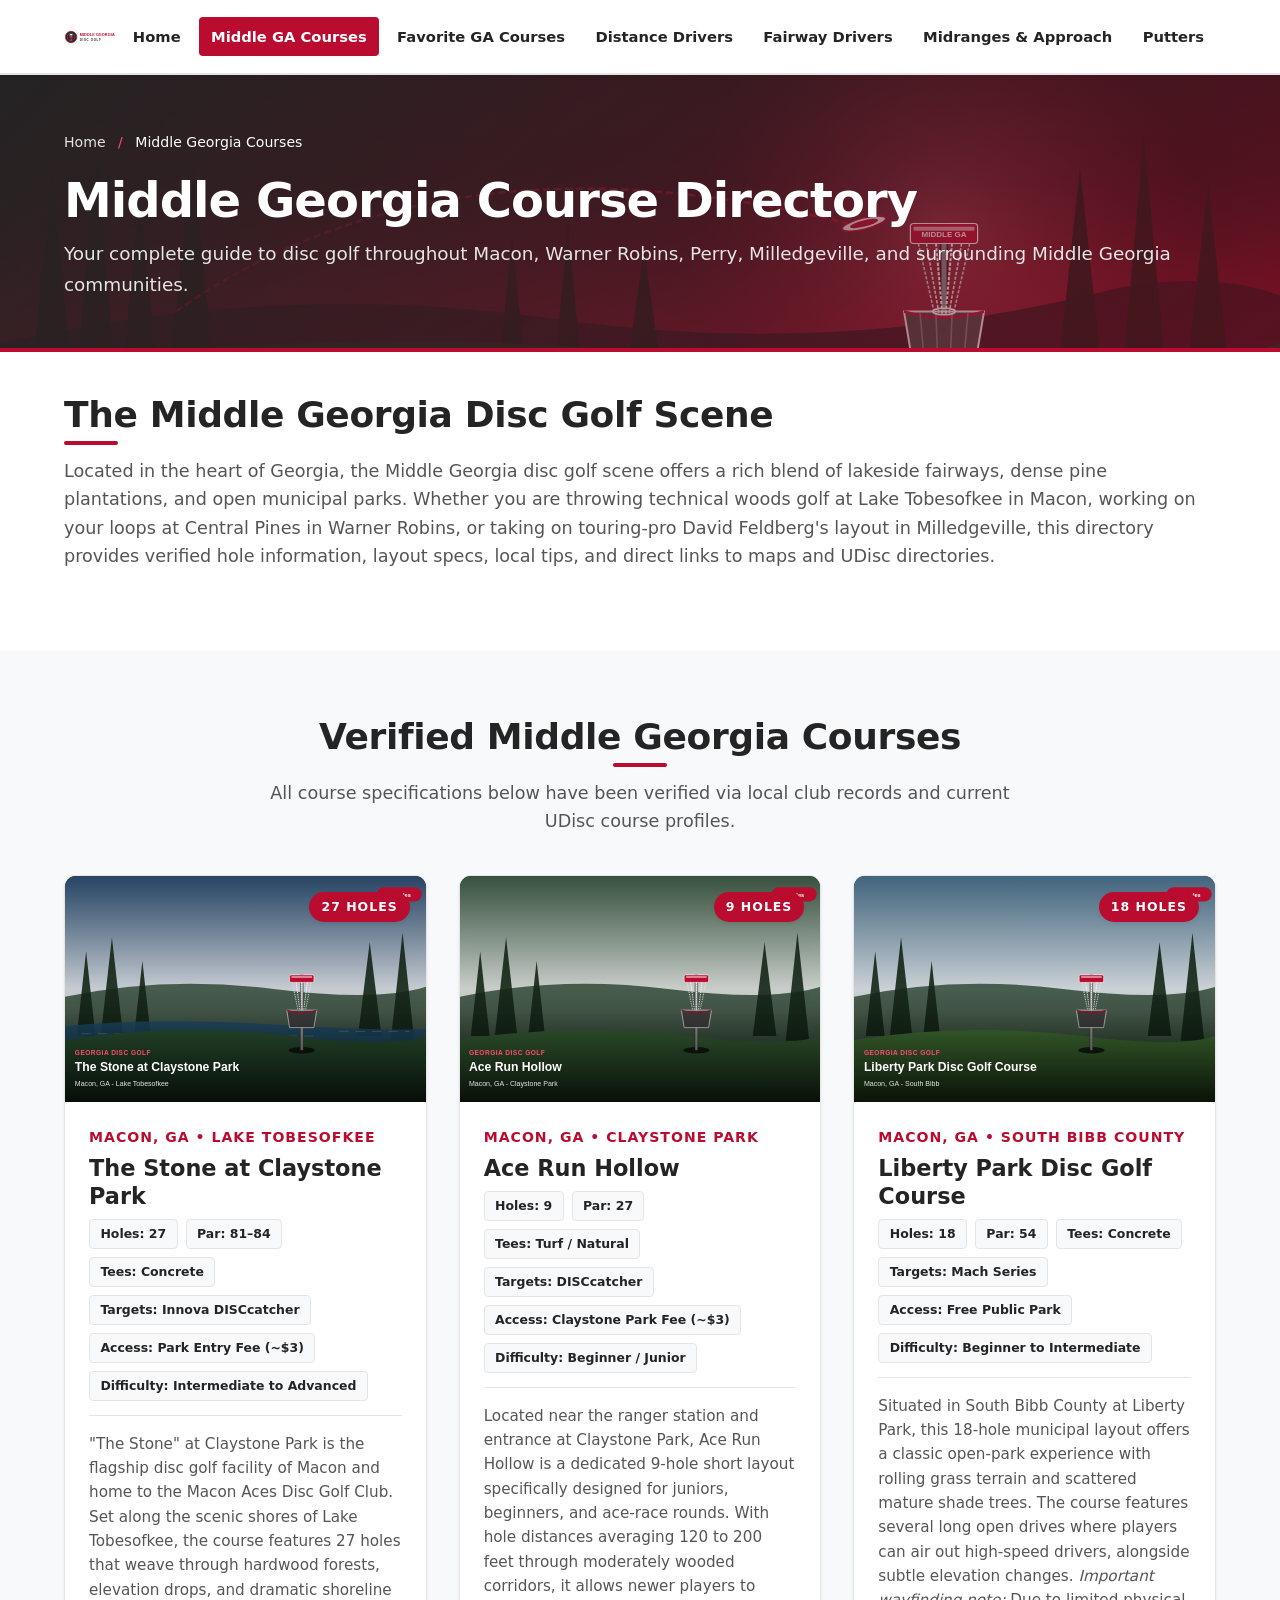
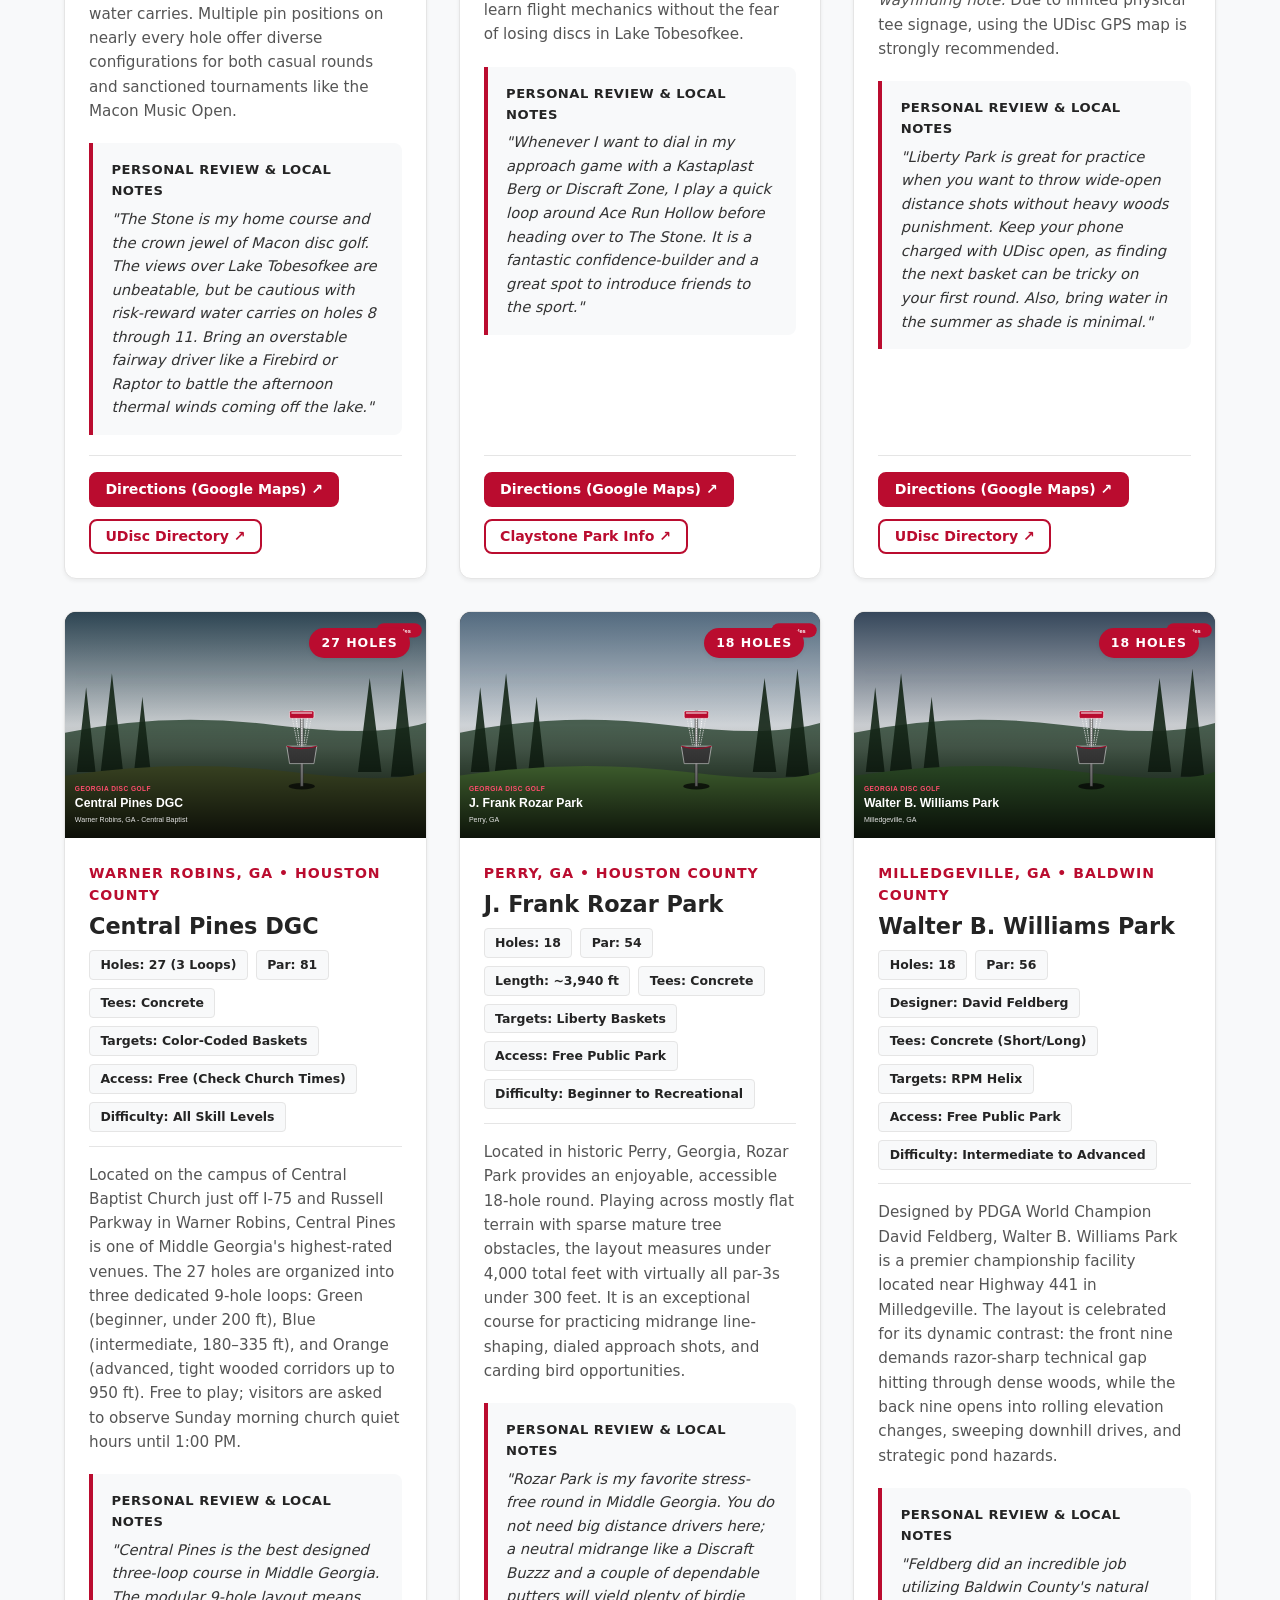
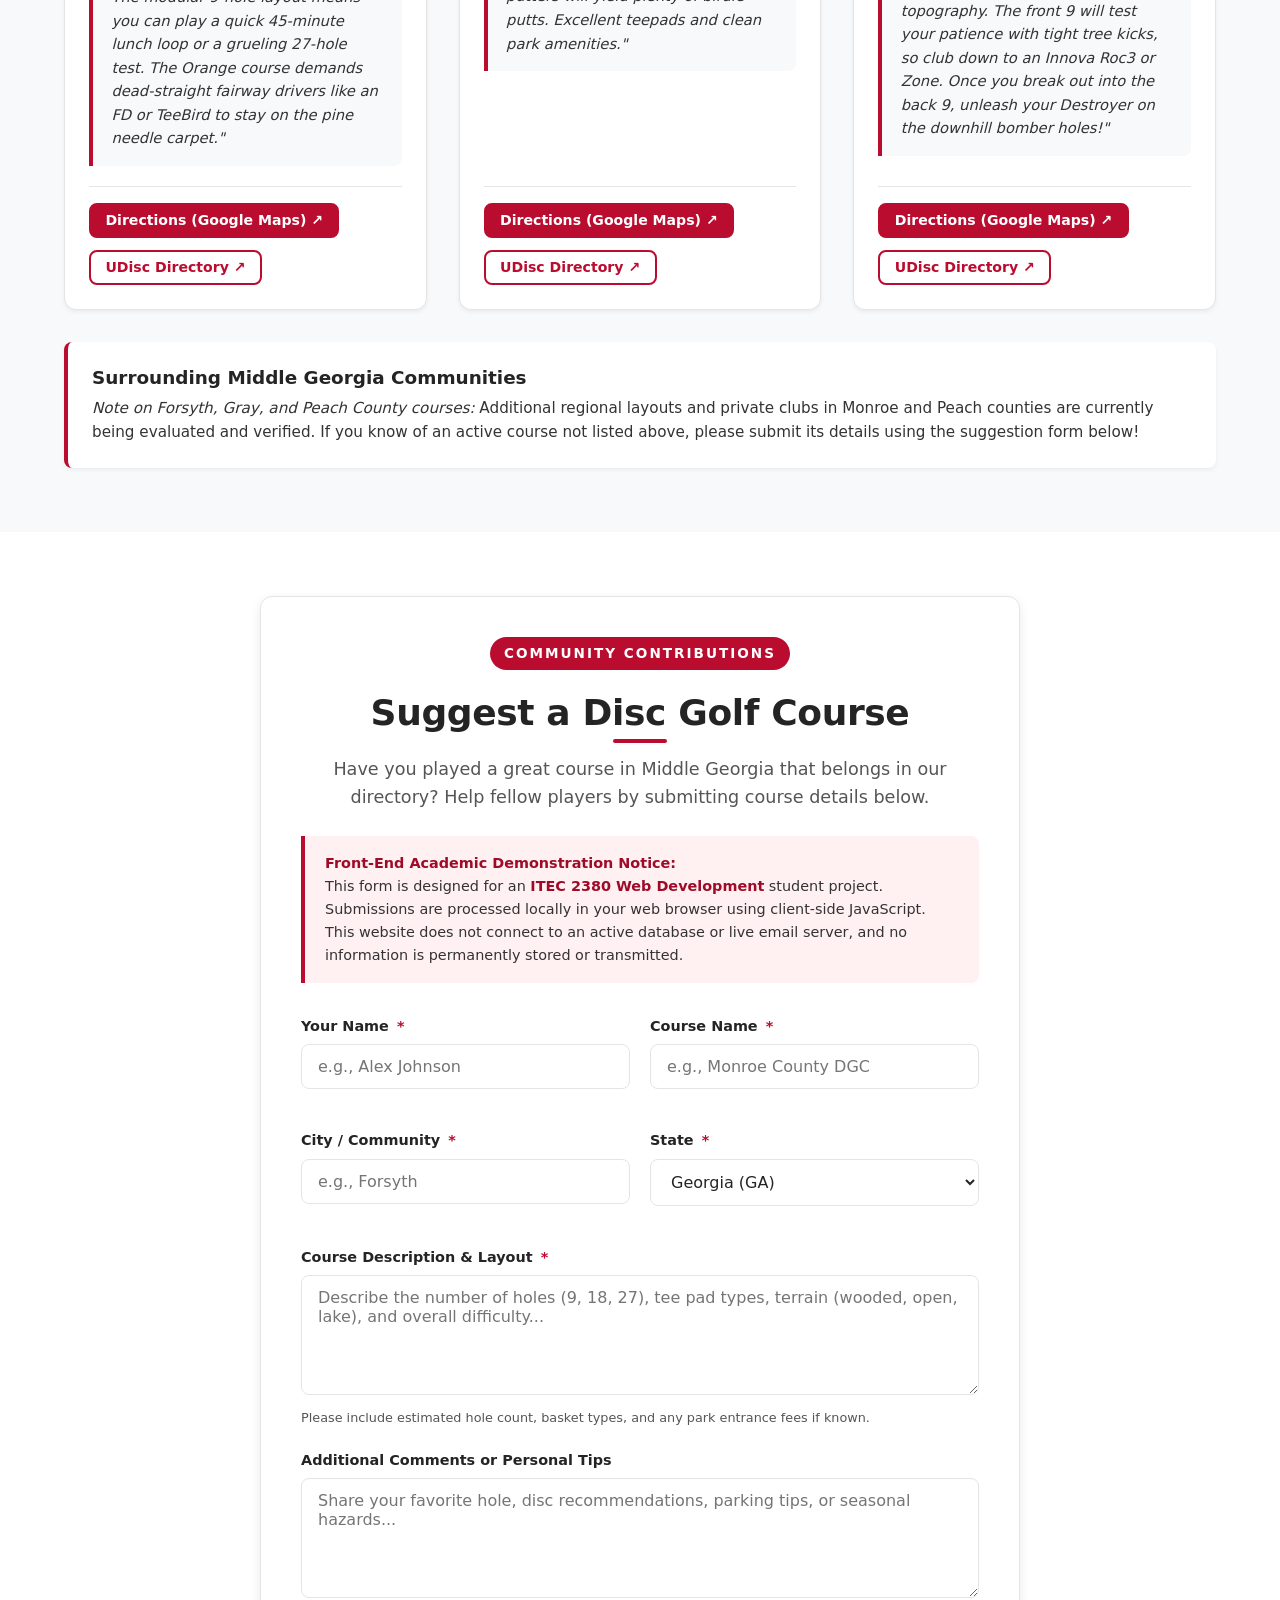
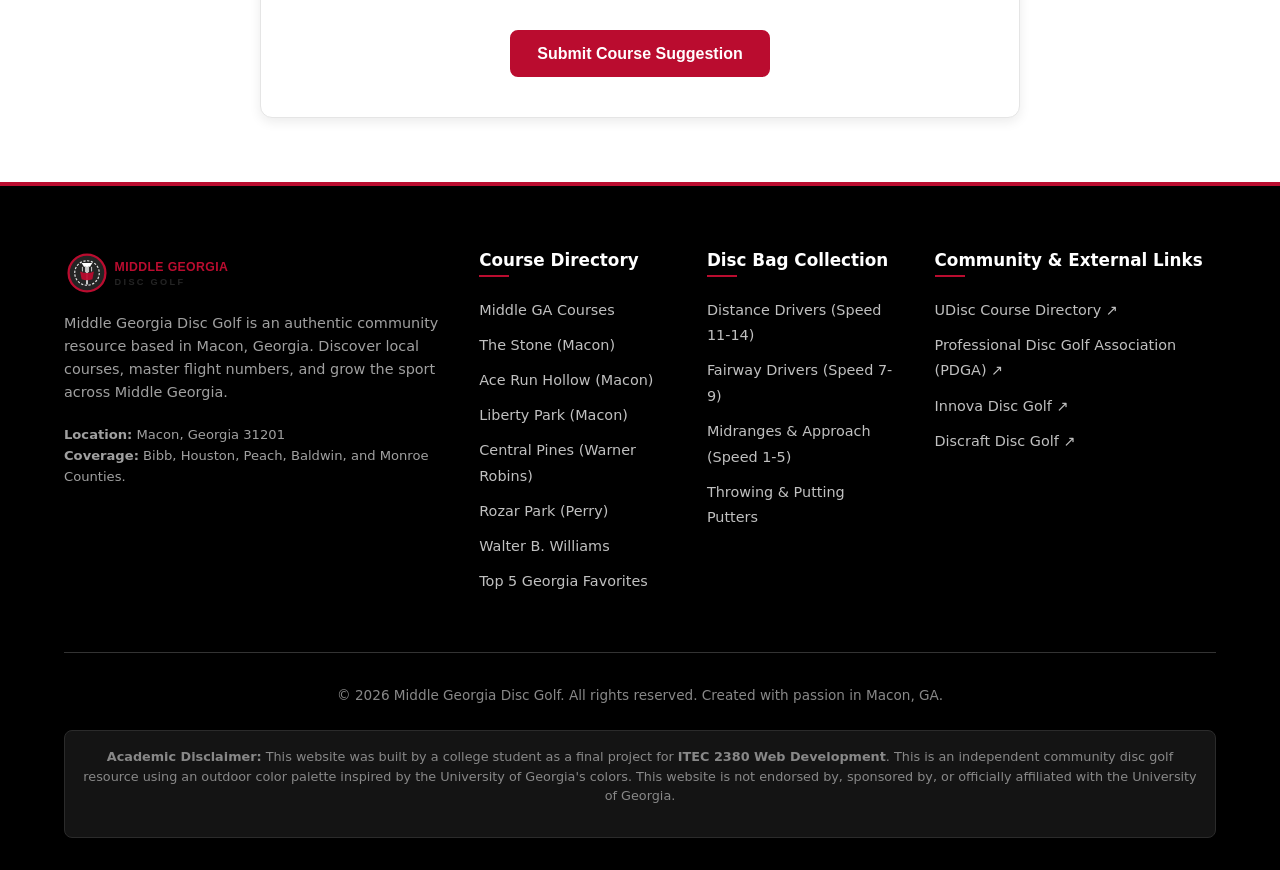
<file: local-courses.html>
<!DOCTYPE html>
<html lang="en">
<head>
  <meta charset="UTF-8">
  <meta name="viewport" content="width=device-width, initial-scale=1.0">
  <title>Middle Georgia Disc Golf Courses | Macon, Warner Robins, Perry &amp; Milledgeville</title>
  <meta name="description" content="Explore verified disc golf courses across Middle Georgia including Macon, Warner Robins, Perry, and Milledgeville. Complete with layouts, reviews, directions, and suggestion form.">
  <link rel="stylesheet" href="css/styles.css">
</head>
<body>
  <!-- Accessible Skip Link -->
  <a href="#main-content" class="btn btn-primary skip-link">Skip to main content</a>

  <!-- Header & Navigation -->
  <header class="site-header">
    <div class="container header-inner">
      <a href="index.html" class="site-logo" aria-label="Middle Georgia Disc Golf Homepage">
        <img src="images/logo.svg" alt="Middle Georgia Disc Golf Logo">
      </a>

      <!-- Mobile Navigation Toggle -->
      <button type="button" class="mobile-nav-toggle" aria-expanded="false" aria-controls="primaryNavigation" aria-label="Toggle navigation menu">
        <span class="hamburger-icon"></span>
      </button>

      <!-- Main Navigation Menu -->
      <nav class="main-nav" id="primaryNavigation" aria-label="Main Navigation">
        <ul class="nav-list">
          <li><a href="index.html" class="nav-link">Home</a></li>
          <li><a href="local-courses.html" class="nav-link active" aria-current="page">Middle GA Courses</a></li>
          <li><a href="georgia-courses.html" class="nav-link">Favorite GA Courses</a></li>
          <li><a href="distance-drivers.html" class="nav-link">Distance Drivers</a></li>
          <li><a href="fairway-drivers.html" class="nav-link">Fairway Drivers</a></li>
          <li><a href="midrange-approach.html" class="nav-link">Midranges &amp; Approach</a></li>
          <li><a href="putters.html" class="nav-link">Putters</a></li>
        </ul>
      </nav>
    </div>
  </header>

  <!-- Page Banner -->
  <section class="page-banner" aria-labelledby="banner-heading">
    <div class="container">
      <nav class="breadcrumb-nav" aria-label="Breadcrumb">
        <a href="index.html">Home</a>
        <span class="separator">/</span>
        <span class="text-white">Middle Georgia Courses</span>
      </nav>
      <h1 id="banner-heading">Middle Georgia Course Directory</h1>
      <p class="lead">
        Your complete guide to disc golf throughout Macon, Warner Robins, Perry, Milledgeville, and surrounding Middle Georgia communities.
      </p>
    </div>
  </section>

  <!-- Main Content Area -->
  <main id="main-content">
    <!-- Introduction Section -->
    <section class="section-padding-sm" aria-labelledby="overview-heading">
      <div class="container">
        <div class="section-header">
          <h2 id="overview-heading" class="heading-accent">The Middle Georgia Disc Golf Scene</h2>
          <p class="section-intro-text section-intro-full">
            Located in the heart of Georgia, the Middle Georgia disc golf scene offers a rich blend of lakeside fairways, dense pine plantations, and open municipal parks. Whether you are throwing technical woods golf at Lake Tobesofkee in Macon, working on your loops at Central Pines in Warner Robins, or taking on touring-pro David Feldberg's layout in Milledgeville, this directory provides verified hole information, layout specs, local tips, and direct links to maps and UDisc directories.
          </p>
        </div>
      </div>
    </section>

    <!-- Course Directory Section -->
    <section class="section-padding section-light" aria-labelledby="courses-list-heading">
      <div class="container">
        <div class="section-header text-center">
          <h2 id="courses-list-heading" class="heading-accent heading-accent-center">Verified Middle Georgia Courses</h2>
          <p class="section-intro-text">
            All course specifications below have been verified via local club records and current UDisc course profiles.
          </p>
        </div>

        <div class="grid-2">
          <!-- Course 1: The Stone at Claystone Park -->
          <article class="course-card" id="the-stone">
            <div class="course-media">
              <img src="images/course-the-stone.svg" alt="The Stone disc golf course at Claystone Park along Lake Tobesofkee in Macon, Georgia">
              <span class="course-badge-overlay">27 Holes</span>
            </div>
            <div class="course-content">
              <span class="course-location">Macon, GA • Lake Tobesofkee</span>
              <h3 class="course-title">The Stone at Claystone Park</h3>
              <div class="course-specs-bar">
                <span class="spec-pill"><strong>Holes:</strong> 27</span>
                <span class="spec-pill"><strong>Par:</strong> 81–84</span>
                <span class="spec-pill"><strong>Tees:</strong> Concrete</span>
                <span class="spec-pill"><strong>Targets:</strong> Innova DISCcatcher</span>
                <span class="spec-pill"><strong>Access:</strong> Park Entry Fee (~$3)</span>
                <span class="spec-pill"><strong>Difficulty:</strong> Intermediate to Advanced</span>
              </div>
              <p class="course-desc">
                "The Stone" at Claystone Park is the flagship disc golf facility of Macon and home to the Macon Aces Disc Golf Club. Set along the scenic shores of Lake Tobesofkee, the course features 27 holes that weave through hardwood forests, elevation drops, and dramatic shoreline water carries. Multiple pin positions on nearly every hole offer diverse configurations for both casual rounds and sanctioned tournaments like the Macon Music Open.
              </p>
              <div class="review-box">
                <div class="review-box-title">Personal Review &amp; Local Notes</div>
                <p>
                  "The Stone is my home course and the crown jewel of Macon disc golf. The views over Lake Tobesofkee are unbeatable, but be cautious with risk-reward water carries on holes 8 through 11. Bring an overstable fairway driver like a Firebird or Raptor to battle the afternoon thermal winds coming off the lake."
                </p>
              </div>
              <div class="course-footer-links">
                <a href="https://maps.google.com/?q=Claystone+Park+Macon+GA" class="btn btn-primary btn-sm" target="_blank" rel="noopener noreferrer">Directions (Google Maps) ↗</a>
                <a href="https://udisc.com/courses/the-stone-at-claystone-park-4m4H" class="btn btn-outline-dark btn-sm" target="_blank" rel="noopener noreferrer">UDisc Directory ↗</a>
              </div>
            </div>
          </article>

          <!-- Course 2: Ace Run Hollow -->
          <article class="course-card" id="ace-run-hollow">
            <div class="course-media">
              <img src="images/course-ace-run.svg" alt="Ace Run Hollow 9-hole disc golf course at Claystone Park in Macon, Georgia">
              <span class="course-badge-overlay">9 Holes</span>
            </div>
            <div class="course-content">
              <span class="course-location">Macon, GA • Claystone Park</span>
              <h3 class="course-title">Ace Run Hollow</h3>
              <div class="course-specs-bar">
                <span class="spec-pill"><strong>Holes:</strong> 9</span>
                <span class="spec-pill"><strong>Par:</strong> 27</span>
                <span class="spec-pill"><strong>Tees:</strong> Turf / Natural</span>
                <span class="spec-pill"><strong>Targets:</strong> DISCcatcher</span>
                <span class="spec-pill"><strong>Access:</strong> Claystone Park Fee (~$3)</span>
                <span class="spec-pill"><strong>Difficulty:</strong> Beginner / Junior</span>
              </div>
              <p class="course-desc">
                Located near the ranger station and entrance at Claystone Park, Ace Run Hollow is a dedicated 9-hole short layout specifically designed for juniors, beginners, and ace-race rounds. With hole distances averaging 120 to 200 feet through moderately wooded corridors, it allows newer players to learn flight mechanics without the fear of losing discs in Lake Tobesofkee.
              </p>
              <div class="review-box">
                <div class="review-box-title">Personal Review &amp; Local Notes</div>
                <p>
                  "Whenever I want to dial in my approach game with a Kastaplast Berg or Discraft Zone, I play a quick loop around Ace Run Hollow before heading over to The Stone. It is a fantastic confidence-builder and a great spot to introduce friends to the sport."
                </p>
              </div>
              <div class="course-footer-links">
                <a href="https://maps.google.com/?q=Claystone+Park+Ranger+Station+Macon+GA" class="btn btn-primary btn-sm" target="_blank" rel="noopener noreferrer">Directions (Google Maps) ↗</a>
                <a href="https://udisc.com/courses/the-stone-at-claystone-park-4m4H" class="btn btn-outline-dark btn-sm" target="_blank" rel="noopener noreferrer">Claystone Park Info ↗</a>
              </div>
            </div>
          </article>

          <!-- Course 3: Liberty Park -->
          <article class="course-card" id="liberty-park">
            <div class="course-media">
              <img src="images/course-liberty.svg" alt="Liberty Park disc golf course in South Bibb County, Macon, Georgia">
              <span class="course-badge-overlay">18 Holes</span>
            </div>
            <div class="course-content">
              <span class="course-location">Macon, GA • South Bibb County</span>
              <h3 class="course-title">Liberty Park Disc Golf Course</h3>
              <div class="course-specs-bar">
                <span class="spec-pill"><strong>Holes:</strong> 18</span>
                <span class="spec-pill"><strong>Par:</strong> 54</span>
                <span class="spec-pill"><strong>Tees:</strong> Concrete</span>
                <span class="spec-pill"><strong>Targets:</strong> Mach Series</span>
                <span class="spec-pill"><strong>Access:</strong> Free Public Park</span>
                <span class="spec-pill"><strong>Difficulty:</strong> Beginner to Intermediate</span>
              </div>
              <p class="course-desc">
                Situated in South Bibb County at Liberty Park, this 18-hole municipal layout offers a classic open-park experience with rolling grass terrain and scattered mature shade trees. The course features several long open drives where players can air out high-speed drivers, alongside subtle elevation changes. <em>Important wayfinding note:</em> Due to limited physical tee signage, using the UDisc GPS map is strongly recommended.
              </p>
              <div class="review-box">
                <div class="review-box-title">Personal Review &amp; Local Notes</div>
                <p>
                  "Liberty Park is great for practice when you want to throw wide-open distance shots without heavy woods punishment. Keep your phone charged with UDisc open, as finding the next basket can be tricky on your first round. Also, bring water in the summer as shade is minimal."
                </p>
              </div>
              <div class="course-footer-links">
                <a href="https://maps.google.com/?q=Liberty+Park+Macon+GA" class="btn btn-primary btn-sm" target="_blank" rel="noopener noreferrer">Directions (Google Maps) ↗</a>
                <a href="https://udisc.com/courses/liberty-park-XjO8" class="btn btn-outline-dark btn-sm" target="_blank" rel="noopener noreferrer">UDisc Directory ↗</a>
              </div>
            </div>
          </article>

          <!-- Course 4: Central Pines -->
          <article class="course-card" id="central-pines">
            <div class="course-media">
              <img src="images/course-central-pines.svg" alt="Central Pines disc golf course at Central Baptist Church in Warner Robins, Georgia">
              <span class="course-badge-overlay">27 Holes</span>
            </div>
            <div class="course-content">
              <span class="course-location">Warner Robins, GA • Houston County</span>
              <h3 class="course-title">Central Pines DGC</h3>
              <div class="course-specs-bar">
                <span class="spec-pill"><strong>Holes:</strong> 27 (3 Loops)</span>
                <span class="spec-pill"><strong>Par:</strong> 81</span>
                <span class="spec-pill"><strong>Tees:</strong> Concrete</span>
                <span class="spec-pill"><strong>Targets:</strong> Color-Coded Baskets</span>
                <span class="spec-pill"><strong>Access:</strong> Free (Check Church Times)</span>
                <span class="spec-pill"><strong>Difficulty:</strong> All Skill Levels</span>
              </div>
              <p class="course-desc">
                Located on the campus of Central Baptist Church just off I-75 and Russell Parkway in Warner Robins, Central Pines is one of Middle Georgia's highest-rated venues. The 27 holes are organized into three dedicated 9-hole loops: Green (beginner, under 200 ft), Blue (intermediate, 180–335 ft), and Orange (advanced, tight wooded corridors up to 950 ft). Free to play; visitors are asked to observe Sunday morning church quiet hours until 1:00 PM.
              </p>
              <div class="review-box">
                <div class="review-box-title">Personal Review &amp; Local Notes</div>
                <p>
                  "Central Pines is the best designed three-loop course in Middle Georgia. The modular 9-hole layout means you can play a quick 45-minute lunch loop or a grueling 27-hole test. The Orange course demands dead-straight fairway drivers like an FD or TeeBird to stay on the pine needle carpet."
                </p>
              </div>
              <div class="course-footer-links">
                <a href="https://maps.google.com/?q=Central+Baptist+Church+Warner+Robins+GA" class="btn btn-primary btn-sm" target="_blank" rel="noopener noreferrer">Directions (Google Maps) ↗</a>
                <a href="https://udisc.com/courses/central-pines-1qA0" class="btn btn-outline-dark btn-sm" target="_blank" rel="noopener noreferrer">UDisc Directory ↗</a>
              </div>
            </div>
          </article>

          <!-- Course 5: J. Frank Rozar Park -->
          <article class="course-card" id="rozar-park">
            <div class="course-media">
              <img src="images/course-rozar.svg" alt="J. Frank Rozar Park disc golf course in Perry, Georgia">
              <span class="course-badge-overlay">18 Holes</span>
            </div>
            <div class="course-content">
              <span class="course-location">Perry, GA • Houston County</span>
              <h3 class="course-title">J. Frank Rozar Park</h3>
              <div class="course-specs-bar">
                <span class="spec-pill"><strong>Holes:</strong> 18</span>
                <span class="spec-pill"><strong>Par:</strong> 54</span>
                <span class="spec-pill"><strong>Length:</strong> ~3,940 ft</span>
                <span class="spec-pill"><strong>Tees:</strong> Concrete</span>
                <span class="spec-pill"><strong>Targets:</strong> Liberty Baskets</span>
                <span class="spec-pill"><strong>Access:</strong> Free Public Park</span>
                <span class="spec-pill"><strong>Difficulty:</strong> Beginner to Recreational</span>
              </div>
              <p class="course-desc">
                Located in historic Perry, Georgia, Rozar Park provides an enjoyable, accessible 18-hole round. Playing across mostly flat terrain with sparse mature tree obstacles, the layout measures under 4,000 total feet with virtually all par-3s under 300 feet. It is an exceptional course for practicing midrange line-shaping, dialed approach shots, and carding bird opportunities.
              </p>
              <div class="review-box">
                <div class="review-box-title">Personal Review &amp; Local Notes</div>
                <p>
                  "Rozar Park is my favorite stress-free round in Middle Georgia. You do not need big distance drivers here; a neutral midrange like a Discraft Buzzz and a couple of dependable putters will yield plenty of birdie putts. Excellent teepads and clean park amenities."
                </p>
              </div>
              <div class="course-footer-links">
                <a href="https://maps.google.com/?q=Rozar+Park+Perry+GA" class="btn btn-primary btn-sm" target="_blank" rel="noopener noreferrer">Directions (Google Maps) ↗</a>
                <a href="https://udisc.com/courses/rozar-disc-golf-course-eK3P" class="btn btn-outline-dark btn-sm" target="_blank" rel="noopener noreferrer">UDisc Directory ↗</a>
              </div>
            </div>
          </article>

          <!-- Course 6: Walter B. Williams Park -->
          <article class="course-card" id="walter-b-williams">
            <div class="course-media">
              <img src="images/course-williams.svg" alt="Walter B. Williams Park disc golf course in Milledgeville, Georgia">
              <span class="course-badge-overlay">18 Holes</span>
            </div>
            <div class="course-content">
              <span class="course-location">Milledgeville, GA • Baldwin County</span>
              <h3 class="course-title">Walter B. Williams Park</h3>
              <div class="course-specs-bar">
                <span class="spec-pill"><strong>Holes:</strong> 18</span>
                <span class="spec-pill"><strong>Par:</strong> 56</span>
                <span class="spec-pill"><strong>Designer:</strong> David Feldberg</span>
                <span class="spec-pill"><strong>Tees:</strong> Concrete (Short/Long)</span>
                <span class="spec-pill"><strong>Targets:</strong> RPM Helix</span>
                <span class="spec-pill"><strong>Access:</strong> Free Public Park</span>
                <span class="spec-pill"><strong>Difficulty:</strong> Intermediate to Advanced</span>
              </div>
              <p class="course-desc">
                Designed by PDGA World Champion David Feldberg, Walter B. Williams Park is a premier championship facility located near Highway 441 in Milledgeville. The layout is celebrated for its dynamic contrast: the front nine demands razor-sharp technical gap hitting through dense woods, while the back nine opens into rolling elevation changes, sweeping downhill drives, and strategic pond hazards.
              </p>
              <div class="review-box">
                <div class="review-box-title">Personal Review &amp; Local Notes</div>
                <p>
                  "Feldberg did an incredible job utilizing Baldwin County's natural topography. The front 9 will test your patience with tight tree kicks, so club down to an Innova Roc3 or Zone. Once you break out into the back 9, unleash your Destroyer on the downhill bomber holes!"
                </p>
              </div>
              <div class="course-footer-links">
                <a href="https://maps.google.com/?q=Walter+B+Williams+Jr+Recreation+Park+Milledgeville+GA" class="btn btn-primary btn-sm" target="_blank" rel="noopener noreferrer">Directions (Google Maps) ↗</a>
                <a href="https://udisc.com/courses/walter-b-williams-park-9Nsp" class="btn btn-outline-dark btn-sm" target="_blank" rel="noopener noreferrer">UDisc Directory ↗</a>
              </div>
            </div>
          </article>
        </div>

        <!-- Surrounding Communities Notice / Placeholder -->
        <div class="callout-card">
          <h4 class="callout-card-title">Surrounding Middle Georgia Communities</h4>
          <p class="callout-card-text">
            <em>Note on Forsyth, Gray, and Peach County courses:</em> Additional regional layouts and private clubs in Monroe and Peach counties are currently being evaluated and verified. If you know of an active course not listed above, please submit its details using the suggestion form below!
          </p>
        </div>
      </div>
    </section>

    <!-- Course Suggestion & Contact Form Section -->
    <section class="section-padding" id="suggest-course" aria-labelledby="form-heading">
      <div class="container">
        <div class="form-card">
          <div class="section-header text-center mb-3">
            <span class="hero-tagline">Community Contributions</span>
            <h2 id="form-heading" class="heading-accent heading-accent-center">Suggest a Disc Golf Course</h2>
            <p class="section-intro-text">
              Have you played a great course in Middle Georgia that belongs in our directory? Help fellow players by submitting course details below.
            </p>
          </div>

          <!-- Academic / Front-End Demo Disclaimer -->
          <div class="form-disclaimer" role="note">
            <strong>Front-End Academic Demonstration Notice:</strong><br>
            This form is designed for an <strong>ITEC 2380 Web Development</strong> student project. Submissions are processed locally in your web browser using client-side JavaScript. This website does not connect to an active database or live email server, and no information is permanently stored or transmitted.
          </div>

          <!-- Live Form Feedback Alert (Toggled by js/script.js) -->
          <div id="formSuccessAlert" class="form-alert form-alert-success" role="status" aria-live="polite"></div>

          <!-- Suggestion Form -->
          <form id="courseSuggestionForm" action="#" method="post" novalidate>
            <div class="form-row">
              <div class="form-group">
                <label for="submitterName" class="form-label">Your Name <span class="required">*</span></label>
                <input type="text" id="submitterName" name="submitterName" class="form-control" placeholder="e.g., Alex Johnson" required>
              </div>

              <div class="form-group">
                <label for="courseName" class="form-label">Course Name <span class="required">*</span></label>
                <input type="text" id="courseName" name="courseName" class="form-control" placeholder="e.g., Monroe County DGC" required>
              </div>
            </div>

            <div class="form-row">
              <div class="form-group">
                <label for="courseCity" class="form-label">City / Community <span class="required">*</span></label>
                <input type="text" id="courseCity" name="courseCity" class="form-control" placeholder="e.g., Forsyth" required>
              </div>

              <div class="form-group">
                <label for="courseState" class="form-label">State <span class="required">*</span></label>
                <select id="courseState" name="courseState" class="form-control" required>
                  <option value="GA" selected>Georgia (GA)</option>
                  <option value="AL">Alabama (AL)</option>
                  <option value="FL">Florida (FL)</option>
                  <option value="SC">South Carolina (SC)</option>
                  <option value="NC">North Carolina (NC)</option>
                  <option value="TN">Tennessee (TN)</option>
                  <option value="Other">Other State</option>
                </select>
              </div>
            </div>

            <div class="form-group">
              <label for="courseDescription" class="form-label">Course Description &amp; Layout <span class="required">*</span></label>
              <textarea id="courseDescription" name="courseDescription" class="form-control" placeholder="Describe the number of holes (9, 18, 27), tee pad types, terrain (wooded, open, lake), and overall difficulty..." required></textarea>
              <div class="form-help-text">Please include estimated hole count, basket types, and any park entrance fees if known.</div>
            </div>

            <div class="form-group">
              <label for="courseComments" class="form-label">Additional Comments or Personal Tips</label>
              <textarea id="courseComments" name="courseComments" class="form-control" placeholder="Share your favorite hole, disc recommendations, parking tips, or seasonal hazards..."></textarea>
            </div>

            <div class="mt-3 text-center">
              <button type="submit" class="btn btn-primary btn-submit">Submit Course Suggestion</button>
            </div>
          </form>
        </div>
      </div>
    </section>
  </main>

  <!-- Site Footer -->
  <footer class="site-footer">
    <div class="container">
      <div class="footer-grid">
        <div class="footer-col">
          <a href="index.html" class="site-logo footer-logo-link" aria-label="Middle Georgia Disc Golf">
            <img src="images/logo.svg" alt="Middle Georgia Disc Golf Logo">
          </a>
          <p class="footer-desc">
            Middle Georgia Disc Golf is an authentic community resource based in Macon, Georgia. Discover local courses, master flight numbers, and grow the sport across Middle Georgia.
          </p>
          <p class="footer-desc footer-meta">
            <strong>Location:</strong> Macon, Georgia 31201<br>
            <strong>Coverage:</strong> Bibb, Houston, Peach, Baldwin, and Monroe Counties.
          </p>
        </div>

        <div class="footer-col">
          <h4>Course Directory</h4>
          <ul class="footer-links">
            <li><a href="local-courses.html">Middle GA Courses</a></li>
            <li><a href="local-courses.html#the-stone">The Stone (Macon)</a></li>
            <li><a href="local-courses.html#ace-run-hollow">Ace Run Hollow (Macon)</a></li>
            <li><a href="local-courses.html#liberty-park">Liberty Park (Macon)</a></li>
            <li><a href="local-courses.html#central-pines">Central Pines (Warner Robins)</a></li>
            <li><a href="local-courses.html#rozar-park">Rozar Park (Perry)</a></li>
            <li><a href="local-courses.html#walter-b-williams">Walter B. Williams</a></li>
            <li><a href="georgia-courses.html">Top 5 Georgia Favorites</a></li>
          </ul>
        </div>

        <div class="footer-col">
          <h4>Disc Bag Collection</h4>
          <ul class="footer-links">
            <li><a href="distance-drivers.html">Distance Drivers (Speed 11-14)</a></li>
            <li><a href="fairway-drivers.html">Fairway Drivers (Speed 7-9)</a></li>
            <li><a href="midrange-approach.html">Midranges &amp; Approach (Speed 1-5)</a></li>
            <li><a href="putters.html">Throwing &amp; Putting Putters</a></li>
          </ul>
        </div>

        <div class="footer-col">
          <h4>Community &amp; External Links</h4>
          <ul class="footer-links">
            <li><a href="https://udisc.com" target="_blank" rel="noopener noreferrer">UDisc Course Directory ↗</a></li>
            <li><a href="https://www.pdga.com" target="_blank" rel="noopener noreferrer">Professional Disc Golf Association (PDGA) ↗</a></li>
            <li><a href="https://www.innovadiscs.com" target="_blank" rel="noopener noreferrer">Innova Disc Golf ↗</a></li>
            <li><a href="https://www.discraft.com" target="_blank" rel="noopener noreferrer">Discraft Disc Golf ↗</a></li>
          </ul>
        </div>
      </div>

      <div class="footer-bottom">
        <p>&copy; 2026 Middle Georgia Disc Golf. All rights reserved. Created with passion in Macon, GA.</p>
        <div class="footer-disclaimer-box">
          <p>
            <strong>Academic Disclaimer:</strong> This website was built by a college student as a final project for <strong>ITEC 2380 Web Development</strong>. This is an independent community disc golf resource using an outdoor color palette inspired by the University of Georgia's colors. This website is not endorsed by, sponsored by, or officially affiliated with the University of Georgia.
          </p>
        </div>
      </div>
    </div>
  </footer>

  <!-- External JavaScript -->
  <script src="js/script.js"></script>
</body>
</html>
</file>
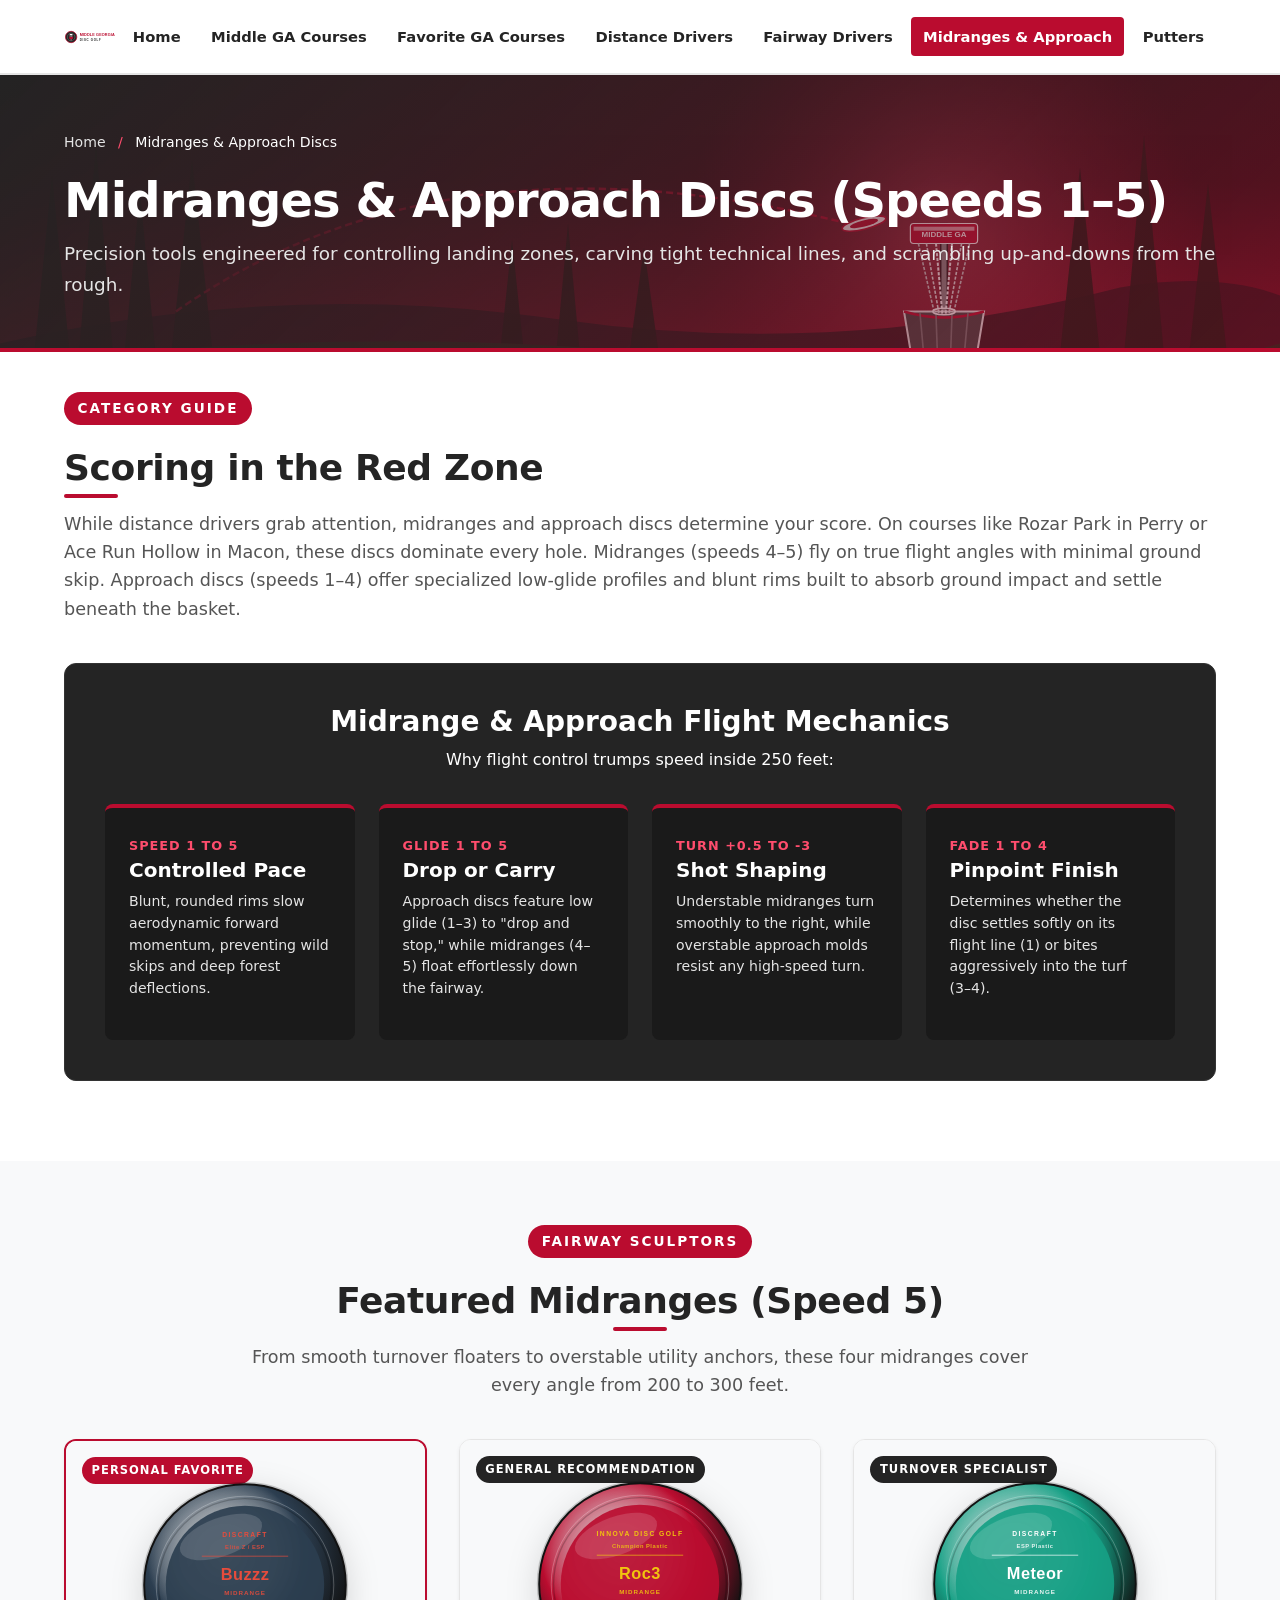
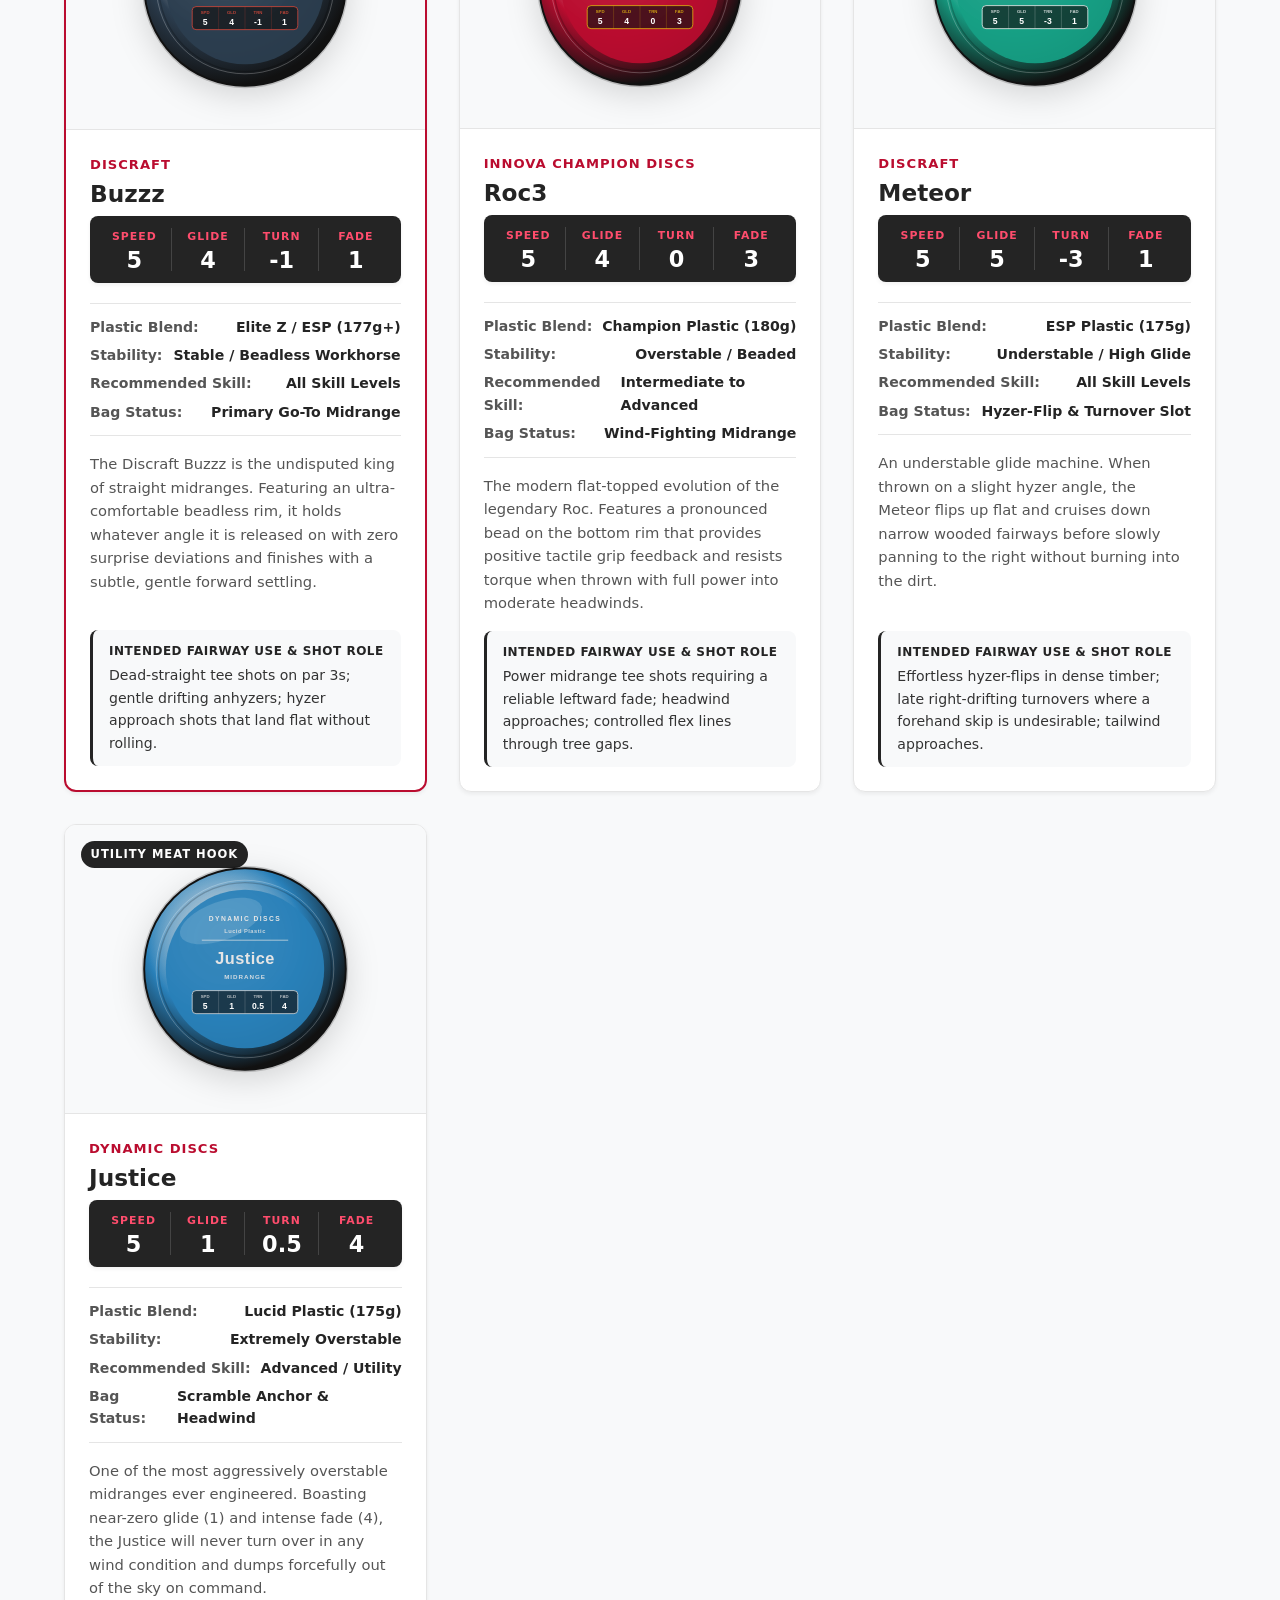
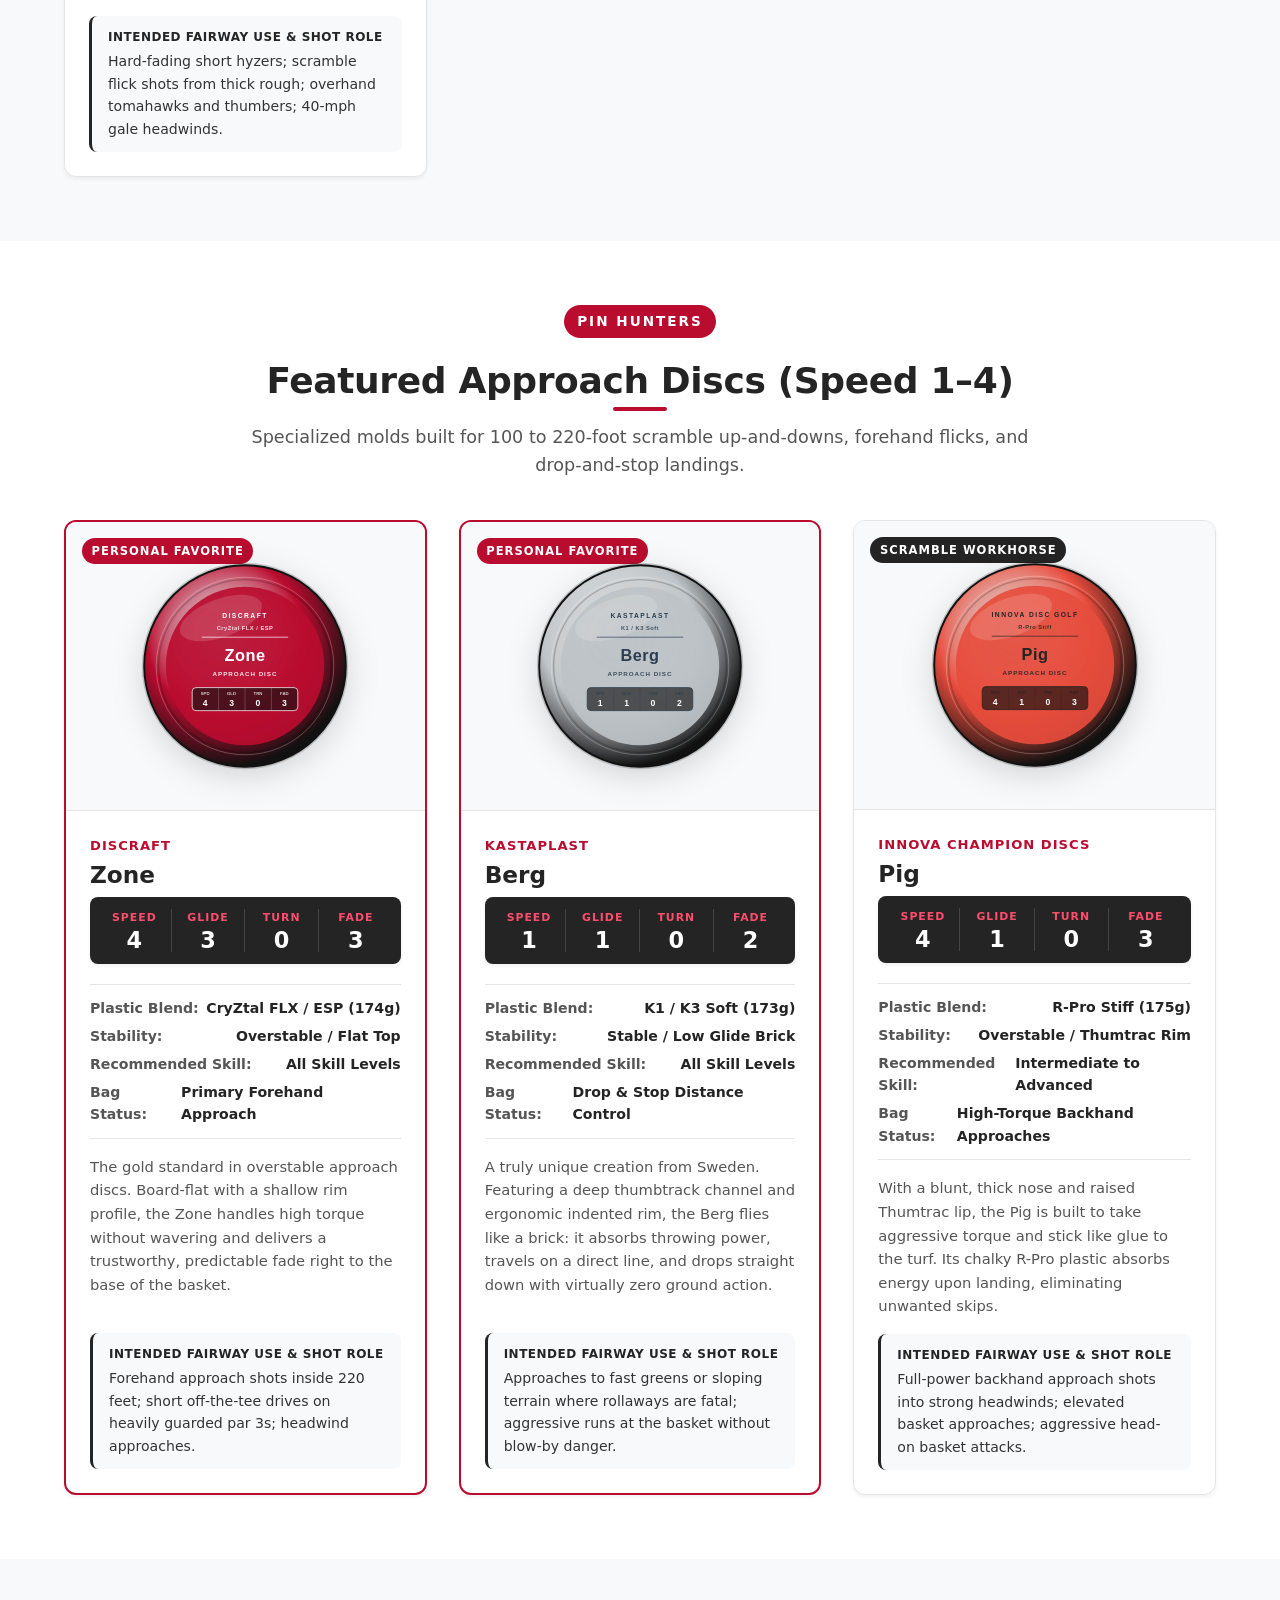
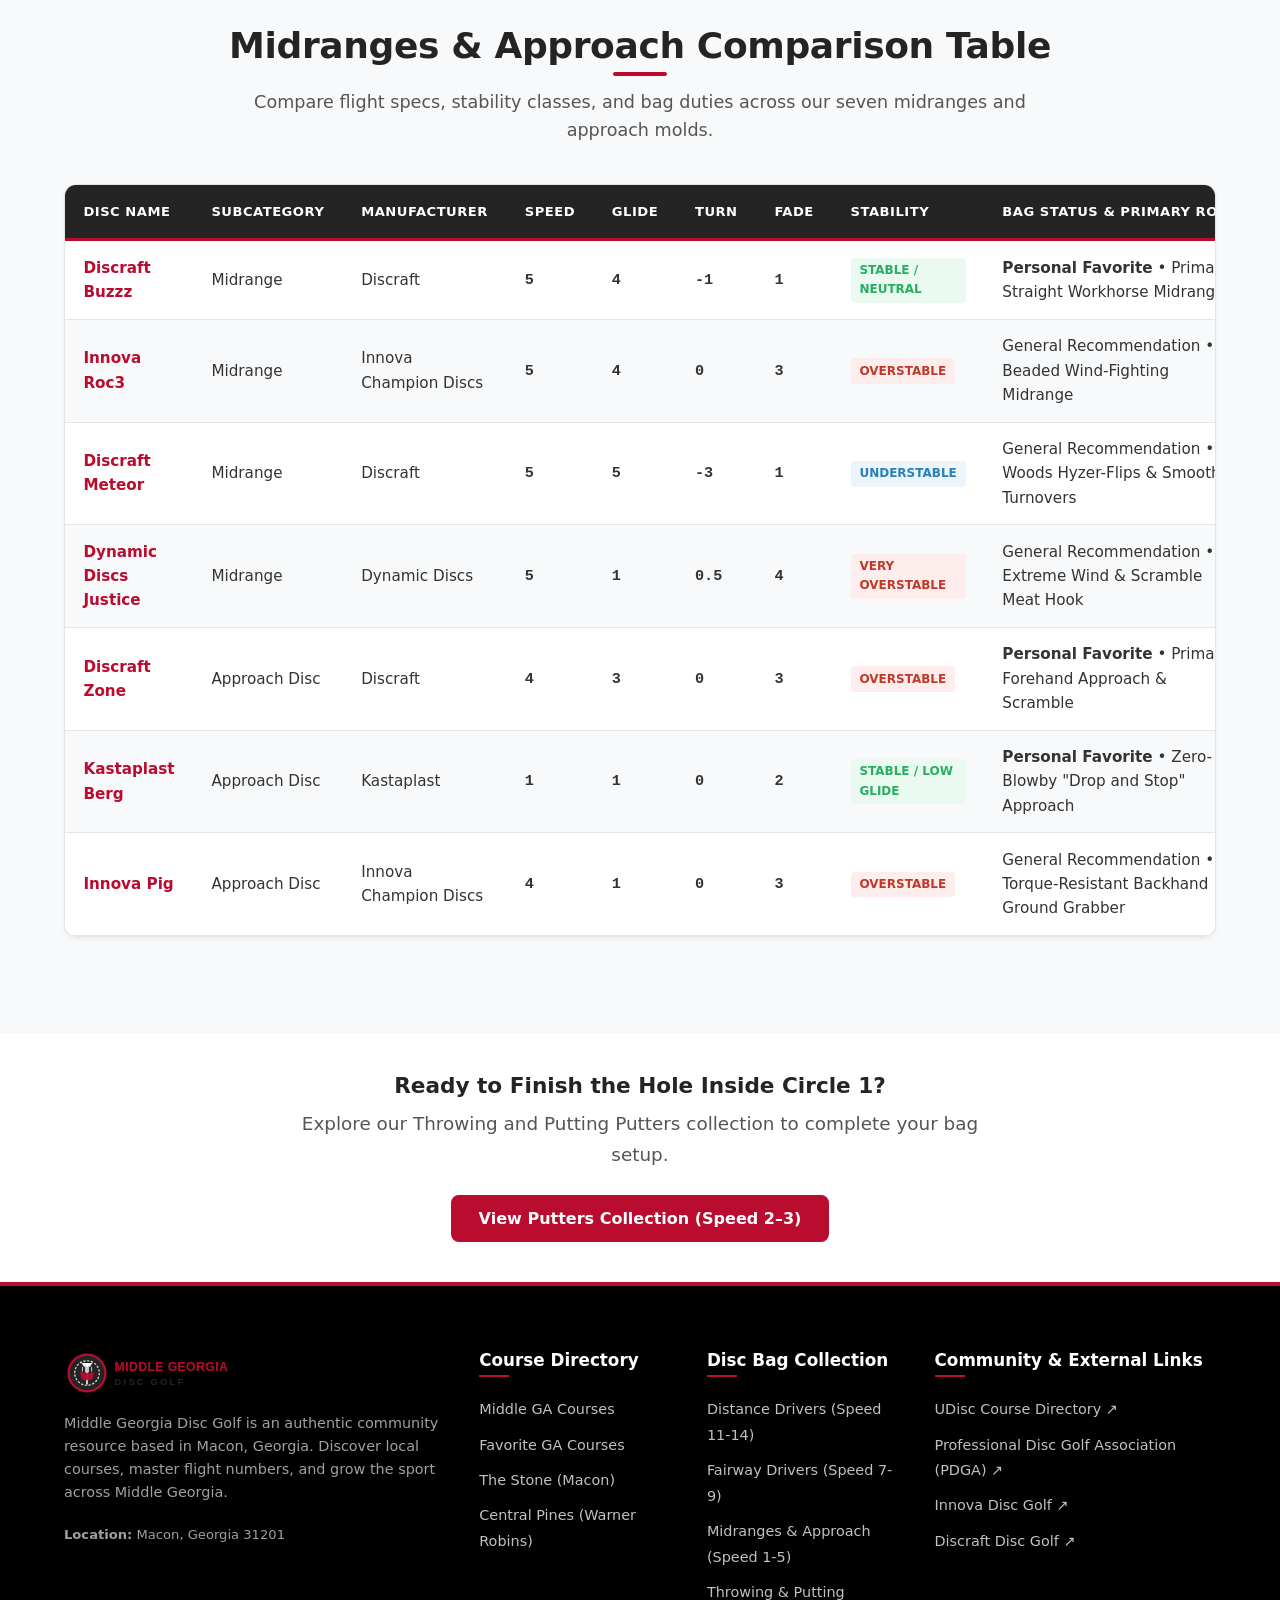
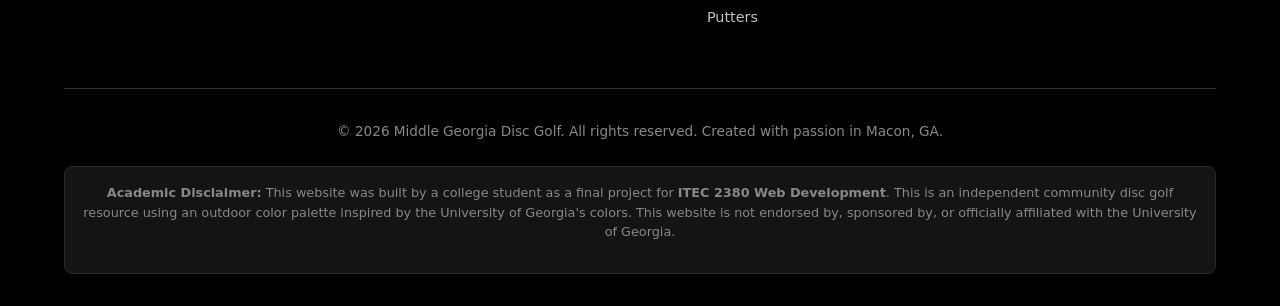
<file: midrange-approach.html>
<!DOCTYPE html>
<html lang="en">
<head>
  <meta charset="UTF-8">
  <meta name="viewport" content="width=device-width, initial-scale=1.0">
  <title>Midranges &amp; Approach Discs | Middle Georgia Disc Golf Bag Collection</title>
  <meta name="description" content="Explore midranges and approach discs in our bag: Discraft Buzzz, Zone, Meteor, Innova Roc3, Pig, Dynamic Discs Justice, and Kastaplast Berg. Full flight specs &amp; comparison.">
  <link rel="stylesheet" href="css/styles.css">
</head>
<body>
  <!-- Accessible Skip Link -->
  <a href="#main-content" class="btn btn-primary skip-link">Skip to main content</a>

  <!-- Header & Navigation -->
  <header class="site-header">
    <div class="container header-inner">
      <a href="index.html" class="site-logo" aria-label="Middle Georgia Disc Golf Homepage">
        <img src="images/logo.svg" alt="Middle Georgia Disc Golf Logo">
      </a>

      <!-- Mobile Navigation Toggle -->
      <button type="button" class="mobile-nav-toggle" aria-expanded="false" aria-controls="primaryNavigation" aria-label="Toggle navigation menu">
        <span class="hamburger-icon"></span>
      </button>

      <!-- Main Navigation Menu -->
      <nav class="main-nav" id="primaryNavigation" aria-label="Main Navigation">
        <ul class="nav-list">
          <li><a href="index.html" class="nav-link">Home</a></li>
          <li><a href="local-courses.html" class="nav-link">Middle GA Courses</a></li>
          <li><a href="georgia-courses.html" class="nav-link">Favorite GA Courses</a></li>
          <li><a href="distance-drivers.html" class="nav-link">Distance Drivers</a></li>
          <li><a href="fairway-drivers.html" class="nav-link">Fairway Drivers</a></li>
          <li><a href="midrange-approach.html" class="nav-link active" aria-current="page">Midranges &amp; Approach</a></li>
          <li><a href="putters.html" class="nav-link">Putters</a></li>
        </ul>
      </nav>
    </div>
  </header>

  <!-- Page Banner -->
  <section class="page-banner" aria-labelledby="banner-heading">
    <div class="container">
      <nav class="breadcrumb-nav" aria-label="Breadcrumb">
        <a href="index.html">Home</a>
        <span class="separator">/</span>
        <span class="text-white">Midranges &amp; Approach Discs</span>
      </nav>
      <h1 id="banner-heading">Midranges &amp; Approach Discs (Speeds 1–5)</h1>
      <p class="lead">
        Precision tools engineered for controlling landing zones, carving tight technical lines, and scrambling up-and-downs from the rough.
      </p>
    </div>
  </section>

  <!-- Main Content Area -->
  <main id="main-content">
    <!-- Category Overview -->
    <section class="section-padding-sm" aria-labelledby="overview-heading">
      <div class="container">
        <div class="section-header">
          <span class="hero-tagline">Category Guide</span>
          <h2 id="overview-heading" class="heading-accent">Scoring in the Red Zone</h2>
          <p class="section-intro-text section-intro-full">
            While distance drivers grab attention, midranges and approach discs determine your score. On courses like Rozar Park in Perry or Ace Run Hollow in Macon, these discs dominate every hole. Midranges (speeds 4–5) fly on true flight angles with minimal ground skip. Approach discs (speeds 1–4) offer specialized low-glide profiles and blunt rims built to absorb ground impact and settle beneath the basket.
          </p>
        </div>

        <!-- Flight Numbers Primer Callout Box -->
        <div class="flight-guide-box">
          <div class="flight-guide-header">
            <h3>Midrange &amp; Approach Flight Mechanics</h3>
            <p>Why flight control trumps speed inside 250 feet:</p>
          </div>
          <div class="flight-grid-4">
            <div class="flight-card">
              <span class="flight-card-num">Speed 1 to 5</span>
              <h4 class="flight-card-title">Controlled Pace</h4>
              <p class="flight-card-body">Blunt, rounded rims slow aerodynamic forward momentum, preventing wild skips and deep forest deflections.</p>
            </div>
            <div class="flight-card">
              <span class="flight-card-num">Glide 1 to 5</span>
              <h4 class="flight-card-title">Drop or Carry</h4>
              <p class="flight-card-body">Approach discs feature low glide (1–3) to "drop and stop," while midranges (4–5) float effortlessly down the fairway.</p>
            </div>
            <div class="flight-card">
              <span class="flight-card-num">Turn +0.5 to -3</span>
              <h4 class="flight-card-title">Shot Shaping</h4>
              <p class="flight-card-body">Understable midranges turn smoothly to the right, while overstable approach molds resist any high-speed turn.</p>
            </div>
            <div class="flight-card">
              <span class="flight-card-num">Fade 1 to 4</span>
              <h4 class="flight-card-title">Pinpoint Finish</h4>
              <p class="flight-card-body">Determines whether the disc settles softly on its flight line (1) or bites aggressively into the turf (3–4).</p>
            </div>
          </div>
        </div>
      </div>
    </section>

    <!-- Section 1: Midranges (Speed 5) -->
    <section class="section-padding section-light" aria-labelledby="midranges-heading">
      <div class="container">
        <div class="section-header text-center">
          <span class="hero-tagline">Fairway Sculptors</span>
          <h2 id="midranges-heading" class="heading-accent heading-accent-center">Featured Midranges (Speed 5)</h2>
          <p class="section-intro-text">
            From smooth turnover floaters to overstable utility anchors, these four midranges cover every angle from 200 to 300 feet.
          </p>
        </div>

        <div class="grid-2">
          <!-- Midrange 1: Discraft Buzzz -->
          <article class="disc-card disc-card-favorite" id="buzzz">
            <div class="disc-media">
              <span class="disc-badge-tag tag-favorite">Personal Favorite</span>
              <img src="images/disc-buzzz.svg" alt="Discraft Z Buzzz straight midrange disc with flight ratings 5, 4, -1, 1">
            </div>
            <div class="disc-content">
              <span class="disc-mfg">Discraft</span>
              <h3 class="disc-title">Buzzz</h3>
              
              <div class="flight-numbers-box" aria-label="Flight numbers: Speed 5, Glide 4, Turn minus 1, Fade 1">
                <div class="flight-numbers-grid">
                  <div class="flight-col"><span class="flight-label">Speed</span><span class="flight-value">5</span></div>
                  <div class="flight-col"><span class="flight-label">Glide</span><span class="flight-value">4</span></div>
                  <div class="flight-col"><span class="flight-label">Turn</span><span class="flight-value">-1</span></div>
                  <div class="flight-col"><span class="flight-label">Fade</span><span class="flight-value">1</span></div>
                </div>
              </div>

              <ul class="disc-specs-list">
                <li><span class="spec-name">Plastic Blend:</span> <span class="spec-val">Elite Z / ESP (177g+)</span></li>
                <li><span class="spec-name">Stability:</span> <span class="spec-val">Stable / Beadless Workhorse</span></li>
                <li><span class="spec-name">Recommended Skill:</span> <span class="spec-val">All Skill Levels</span></li>
                <li><span class="spec-name">Bag Status:</span> <span class="spec-val">Primary Go-To Midrange</span></li>
              </ul>

              <p class="disc-desc">
                The Discraft Buzzz is the undisputed king of straight midranges. Featuring an ultra-comfortable beadless rim, it holds whatever angle it is released on with zero surprise deviations and finishes with a subtle, gentle forward settling.
              </p>

              <div class="disc-role-box">
                <div class="disc-role-title">Intended Fairway Use &amp; Shot Role</div>
                <span>Dead-straight tee shots on par 3s; gentle drifting anhyzers; hyzer approach shots that land flat without rolling.</span>
              </div>
            </div>
          </article>

          <!-- Midrange 2: Innova Roc3 -->
          <article class="disc-card" id="roc3">
            <div class="disc-media">
              <span class="disc-badge-tag">General Recommendation</span>
              <img src="images/disc-roc3.svg" alt="Innova Champion Roc3 midrange disc with flight ratings 5, 4, 0, 3">
            </div>
            <div class="disc-content">
              <span class="disc-mfg">Innova Champion Discs</span>
              <h3 class="disc-title">Roc3</h3>
              
              <div class="flight-numbers-box" aria-label="Flight numbers: Speed 5, Glide 4, Turn 0, Fade 3">
                <div class="flight-numbers-grid">
                  <div class="flight-col"><span class="flight-label">Speed</span><span class="flight-value">5</span></div>
                  <div class="flight-col"><span class="flight-label">Glide</span><span class="flight-value">4</span></div>
                  <div class="flight-col"><span class="flight-label">Turn</span><span class="flight-value">0</span></div>
                  <div class="flight-col"><span class="flight-label">Fade</span><span class="flight-value">3</span></div>
                </div>
              </div>

              <ul class="disc-specs-list">
                <li><span class="spec-name">Plastic Blend:</span> <span class="spec-val">Champion Plastic (180g)</span></li>
                <li><span class="spec-name">Stability:</span> <span class="spec-val">Overstable / Beaded</span></li>
                <li><span class="spec-name">Recommended Skill:</span> <span class="spec-val">Intermediate to Advanced</span></li>
                <li><span class="spec-name">Bag Status:</span> <span class="spec-val">Wind-Fighting Midrange</span></li>
              </ul>

              <p class="disc-desc">
                The modern flat-topped evolution of the legendary Roc. Features a pronounced bead on the bottom rim that provides positive tactile grip feedback and resists torque when thrown with full power into moderate headwinds.
              </p>

              <div class="disc-role-box">
                <div class="disc-role-title">Intended Fairway Use &amp; Shot Role</div>
                <span>Power midrange tee shots requiring a reliable leftward fade; headwind approaches; controlled flex lines through tree gaps.</span>
              </div>
            </div>
          </article>

          <!-- Midrange 3: Discraft Meteor -->
          <article class="disc-card" id="meteor">
            <div class="disc-media">
              <span class="disc-badge-tag">Turnover Specialist</span>
              <img src="images/disc-meteor.svg" alt="Discraft ESP Meteor understable midrange disc with flight ratings 5, 5, -3, 1">
            </div>
            <div class="disc-content">
              <span class="disc-mfg">Discraft</span>
              <h3 class="disc-title">Meteor</h3>
              
              <div class="flight-numbers-box" aria-label="Flight numbers: Speed 5, Glide 5, Turn minus 3, Fade 1">
                <div class="flight-numbers-grid">
                  <div class="flight-col"><span class="flight-label">Speed</span><span class="flight-value">5</span></div>
                  <div class="flight-col"><span class="flight-label">Glide</span><span class="flight-value">5</span></div>
                  <div class="flight-col"><span class="flight-label">Turn</span><span class="flight-value">-3</span></div>
                  <div class="flight-col"><span class="flight-label">Fade</span><span class="flight-value">1</span></div>
                </div>
              </div>

              <ul class="disc-specs-list">
                <li><span class="spec-name">Plastic Blend:</span> <span class="spec-val">ESP Plastic (175g)</span></li>
                <li><span class="spec-name">Stability:</span> <span class="spec-val">Understable / High Glide</span></li>
                <li><span class="spec-name">Recommended Skill:</span> <span class="spec-val">All Skill Levels</span></li>
                <li><span class="spec-name">Bag Status:</span> <span class="spec-val">Hyzer-Flip &amp; Turnover Slot</span></li>
              </ul>

              <p class="disc-desc">
                An understable glide machine. When thrown on a slight hyzer angle, the Meteor flips up flat and cruises down narrow wooded fairways before slowly panning to the right without burning into the dirt.
              </p>

              <div class="disc-role-box">
                <div class="disc-role-title">Intended Fairway Use &amp; Shot Role</div>
                <span>Effortless hyzer-flips in dense timber; late right-drifting turnovers where a forehand skip is undesirable; tailwind approaches.</span>
              </div>
            </div>
          </article>

          <!-- Midrange 4: Dynamic Discs Justice -->
          <article class="disc-card" id="justice">
            <div class="disc-media">
              <span class="disc-badge-tag">Utility Meat Hook</span>
              <img src="images/disc-justice.svg" alt="Dynamic Discs Lucid Justice overstable midrange disc with flight ratings 5, 1, 0.5, 4">
            </div>
            <div class="disc-content">
              <span class="disc-mfg">Dynamic Discs</span>
              <h3 class="disc-title">Justice</h3>
              
              <div class="flight-numbers-box" aria-label="Flight numbers: Speed 5, Glide 1, Turn 0.5, Fade 4">
                <div class="flight-numbers-grid">
                  <div class="flight-col"><span class="flight-label">Speed</span><span class="flight-value">5</span></div>
                  <div class="flight-col"><span class="flight-label">Glide</span><span class="flight-value">1</span></div>
                  <div class="flight-col"><span class="flight-label">Turn</span><span class="flight-value">0.5</span></div>
                  <div class="flight-col"><span class="flight-label">Fade</span><span class="flight-value">4</span></div>
                </div>
              </div>

              <ul class="disc-specs-list">
                <li><span class="spec-name">Plastic Blend:</span> <span class="spec-val">Lucid Plastic (175g)</span></li>
                <li><span class="spec-name">Stability:</span> <span class="spec-val">Extremely Overstable</span></li>
                <li><span class="spec-name">Recommended Skill:</span> <span class="spec-val">Advanced / Utility</span></li>
                <li><span class="spec-name">Bag Status:</span> <span class="spec-val">Scramble Anchor &amp; Headwind</span></li>
              </ul>

              <p class="disc-desc">
                One of the most aggressively overstable midranges ever engineered. Boasting near-zero glide (1) and intense fade (4), the Justice will never turn over in any wind condition and dumps forcefully out of the sky on command.
              </p>

              <div class="disc-role-box">
                <div class="disc-role-title">Intended Fairway Use &amp; Shot Role</div>
                <span>Hard-fading short hyzers; scramble flick shots from thick rough; overhand tomahawks and thumbers; 40-mph gale headwinds.</span>
              </div>
            </div>
          </article>
        </div>
      </div>
    </section>

    <!-- Section 2: Approach Discs (Speed 1–4) -->
    <section class="section-padding" aria-labelledby="approach-heading">
      <div class="container">
        <div class="section-header text-center">
          <span class="hero-tagline">Pin Hunters</span>
          <h2 id="approach-heading" class="heading-accent heading-accent-center">Featured Approach Discs (Speed 1–4)</h2>
          <p class="section-intro-text">
            Specialized molds built for 100 to 220-foot scramble up-and-downs, forehand flicks, and drop-and-stop landings.
          </p>
        </div>

        <div class="grid-3">
          <!-- Approach 1: Discraft Zone -->
          <article class="disc-card disc-card-favorite" id="zone">
            <div class="disc-media">
              <span class="disc-badge-tag tag-favorite">Personal Favorite</span>
              <img src="images/disc-zone.svg" alt="Discraft CryZtal FLX Zone overstable approach disc with flight ratings 4, 3, 0, 3">
            </div>
            <div class="disc-content">
              <span class="disc-mfg">Discraft</span>
              <h3 class="disc-title">Zone</h3>
              
              <div class="flight-numbers-box" aria-label="Flight numbers: Speed 4, Glide 3, Turn 0, Fade 3">
                <div class="flight-numbers-grid">
                  <div class="flight-col"><span class="flight-label">Speed</span><span class="flight-value">4</span></div>
                  <div class="flight-col"><span class="flight-label">Glide</span><span class="flight-value">3</span></div>
                  <div class="flight-col"><span class="flight-label">Turn</span><span class="flight-value">0</span></div>
                  <div class="flight-col"><span class="flight-label">Fade</span><span class="flight-value">3</span></div>
                </div>
              </div>

              <ul class="disc-specs-list">
                <li><span class="spec-name">Plastic Blend:</span> <span class="spec-val">CryZtal FLX / ESP (174g)</span></li>
                <li><span class="spec-name">Stability:</span> <span class="spec-val">Overstable / Flat Top</span></li>
                <li><span class="spec-name">Recommended Skill:</span> <span class="spec-val">All Skill Levels</span></li>
                <li><span class="spec-name">Bag Status:</span> <span class="spec-val">Primary Forehand Approach</span></li>
              </ul>

              <p class="disc-desc">
                The gold standard in overstable approach discs. Board-flat with a shallow rim profile, the Zone handles high torque without wavering and delivers a trustworthy, predictable fade right to the base of the basket.
              </p>

              <div class="disc-role-box">
                <div class="disc-role-title">Intended Fairway Use &amp; Shot Role</div>
                <span>Forehand approach shots inside 220 feet; short off-the-tee drives on heavily guarded par 3s; headwind approaches.</span>
              </div>
            </div>
          </article>

          <!-- Approach 2: Kastaplast Berg -->
          <article class="disc-card disc-card-favorite" id="berg">
            <div class="disc-media">
              <span class="disc-badge-tag tag-favorite">Personal Favorite</span>
              <img src="images/disc-berg.svg" alt="Kastaplast K1 Berg approach disc with distinct thumbtrack and flight ratings 1, 1, 0, 2">
            </div>
            <div class="disc-content">
              <span class="disc-mfg">Kastaplast</span>
              <h3 class="disc-title">Berg</h3>
              
              <div class="flight-numbers-box" aria-label="Flight numbers: Speed 1, Glide 1, Turn 0, Fade 2">
                <div class="flight-numbers-grid">
                  <div class="flight-col"><span class="flight-label">Speed</span><span class="flight-value">1</span></div>
                  <div class="flight-col"><span class="flight-label">Glide</span><span class="flight-value">1</span></div>
                  <div class="flight-col"><span class="flight-label">Turn</span><span class="flight-value">0</span></div>
                  <div class="flight-col"><span class="flight-label">Fade</span><span class="flight-value">2</span></div>
                </div>
              </div>

              <ul class="disc-specs-list">
                <li><span class="spec-name">Plastic Blend:</span> <span class="spec-val">K1 / K3 Soft (173g)</span></li>
                <li><span class="spec-name">Stability:</span> <span class="spec-val">Stable / Low Glide Brick</span></li>
                <li><span class="spec-name">Recommended Skill:</span> <span class="spec-val">All Skill Levels</span></li>
                <li><span class="spec-name">Bag Status:</span> <span class="spec-val">Drop &amp; Stop Distance Control</span></li>
              </ul>

              <p class="disc-desc">
                A truly unique creation from Sweden. Featuring a deep thumbtrack channel and ergonomic indented rim, the Berg flies like a brick: it absorbs throwing power, travels on a direct line, and drops straight down with virtually zero ground action.
              </p>

              <div class="disc-role-box">
                <div class="disc-role-title">Intended Fairway Use &amp; Shot Role</div>
                <span>Approaches to fast greens or sloping terrain where rollaways are fatal; aggressive runs at the basket without blow-by danger.</span>
              </div>
            </div>
          </article>

          <!-- Approach 3: Innova Pig -->
          <article class="disc-card" id="pig">
            <div class="disc-media">
              <span class="disc-badge-tag">Scramble Workhorse</span>
              <img src="images/disc-pig.svg" alt="Innova R-Pro Pig overstable approach disc with flight ratings 4, 1, 0, 3">
            </div>
            <div class="disc-content">
              <span class="disc-mfg">Innova Champion Discs</span>
              <h3 class="disc-title">Pig</h3>
              
              <div class="flight-numbers-box" aria-label="Flight numbers: Speed 4, Glide 1, Turn 0, Fade 3">
                <div class="flight-numbers-grid">
                  <div class="flight-col"><span class="flight-label">Speed</span><span class="flight-value">4</span></div>
                  <div class="flight-col"><span class="flight-label">Glide</span><span class="flight-value">1</span></div>
                  <div class="flight-col"><span class="flight-label">Turn</span><span class="flight-value">0</span></div>
                  <div class="flight-col"><span class="flight-label">Fade</span><span class="flight-value">3</span></div>
                </div>
              </div>

              <ul class="disc-specs-list">
                <li><span class="spec-name">Plastic Blend:</span> <span class="spec-val">R-Pro Stiff (175g)</span></li>
                <li><span class="spec-name">Stability:</span> <span class="spec-val">Overstable / Thumtrac Rim</span></li>
                <li><span class="spec-name">Recommended Skill:</span> <span class="spec-val">Intermediate to Advanced</span></li>
                <li><span class="spec-name">Bag Status:</span> <span class="spec-val">High-Torque Backhand Approaches</span></li>
              </ul>

              <p class="disc-desc">
                With a blunt, thick nose and raised Thumtrac lip, the Pig is built to take aggressive torque and stick like glue to the turf. Its chalky R-Pro plastic absorbs energy upon landing, eliminating unwanted skips.
              </p>

              <div class="disc-role-box">
                <div class="disc-role-title">Intended Fairway Use &amp; Shot Role</div>
                <span>Full-power backhand approach shots into strong headwinds; elevated basket approaches; aggressive head-on basket attacks.</span>
              </div>
            </div>
          </article>
        </div>
      </div>
    </section>

    <!-- Comprehensive Midrange & Approach Comparison Table -->
    <section class="section-padding section-light" aria-labelledby="table-heading">
      <div class="container">
        <div class="section-header text-center">
          <h2 id="table-heading" class="heading-accent heading-accent-center">Midranges &amp; Approach Comparison Table</h2>
          <p class="section-intro-text">
            Compare flight specs, stability classes, and bag duties across our seven midranges and approach molds.
          </p>
        </div>

        <div class="table-responsive">
          <table class="comparison-table" summary="Comparison of midranges and approach discs including manufacturer, speed, glide, turn, fade, stability, skill level, and bag role">
            <thead>
              <tr>
                <th scope="col">Disc Name</th>
                <th scope="col">Subcategory</th>
                <th scope="col">Manufacturer</th>
                <th scope="col">Speed</th>
                <th scope="col">Glide</th>
                <th scope="col">Turn</th>
                <th scope="col">Fade</th>
                <th scope="col">Stability</th>
                <th scope="col">Bag Status &amp; Primary Role</th>
              </tr>
            </thead>
            <tbody>
              <tr>
                <td class="table-disc-name"><a href="#buzzz">Discraft Buzzz</a></td>
                <td>Midrange</td>
                <td>Discraft</td>
                <td class="table-flight-num">5</td>
                <td class="table-flight-num">4</td>
                <td class="table-flight-num">-1</td>
                <td class="table-flight-num">1</td>
                <td><span class="badge-stability stability-stable">Stable / Neutral</span></td>
                <td><strong>Personal Favorite</strong> • Primary Straight Workhorse Midrange</td>
              </tr>
              <tr>
                <td class="table-disc-name"><a href="#roc3">Innova Roc3</a></td>
                <td>Midrange</td>
                <td>Innova Champion Discs</td>
                <td class="table-flight-num">5</td>
                <td class="table-flight-num">4</td>
                <td class="table-flight-num">0</td>
                <td class="table-flight-num">3</td>
                <td><span class="badge-stability stability-overstable">Overstable</span></td>
                <td>General Recommendation • Beaded Wind-Fighting Midrange</td>
              </tr>
              <tr>
                <td class="table-disc-name"><a href="#meteor">Discraft Meteor</a></td>
                <td>Midrange</td>
                <td>Discraft</td>
                <td class="table-flight-num">5</td>
                <td class="table-flight-num">5</td>
                <td class="table-flight-num">-3</td>
                <td class="table-flight-num">1</td>
                <td><span class="badge-stability stability-understable">Understable</span></td>
                <td>General Recommendation • Woods Hyzer-Flips &amp; Smooth Turnovers</td>
              </tr>
              <tr>
                <td class="table-disc-name"><a href="#justice">Dynamic Discs Justice</a></td>
                <td>Midrange</td>
                <td>Dynamic Discs</td>
                <td class="table-flight-num">5</td>
                <td class="table-flight-num">1</td>
                <td class="table-flight-num">0.5</td>
                <td class="table-flight-num">4</td>
                <td><span class="badge-stability stability-overstable">Very Overstable</span></td>
                <td>General Recommendation • Extreme Wind &amp; Scramble Meat Hook</td>
              </tr>
              <tr>
                <td class="table-disc-name"><a href="#zone">Discraft Zone</a></td>
                <td>Approach Disc</td>
                <td>Discraft</td>
                <td class="table-flight-num">4</td>
                <td class="table-flight-num">3</td>
                <td class="table-flight-num">0</td>
                <td class="table-flight-num">3</td>
                <td><span class="badge-stability stability-overstable">Overstable</span></td>
                <td><strong>Personal Favorite</strong> • Primary Forehand Approach &amp; Scramble</td>
              </tr>
              <tr>
                <td class="table-disc-name"><a href="#berg">Kastaplast Berg</a></td>
                <td>Approach Disc</td>
                <td>Kastaplast</td>
                <td class="table-flight-num">1</td>
                <td class="table-flight-num">1</td>
                <td class="table-flight-num">0</td>
                <td class="table-flight-num">2</td>
                <td><span class="badge-stability stability-stable">Stable / Low Glide</span></td>
                <td><strong>Personal Favorite</strong> • Zero-Blowby "Drop and Stop" Approach</td>
              </tr>
              <tr>
                <td class="table-disc-name"><a href="#pig">Innova Pig</a></td>
                <td>Approach Disc</td>
                <td>Innova Champion Discs</td>
                <td class="table-flight-num">4</td>
                <td class="table-flight-num">1</td>
                <td class="table-flight-num">0</td>
                <td class="table-flight-num">3</td>
                <td><span class="badge-stability stability-overstable">Overstable</span></td>
                <td>General Recommendation • Torque-Resistant Backhand Ground Grabber</td>
              </tr>
            </tbody>
          </table>
        </div>
      </div>
    </section>

    <!-- Navigation to Putters -->
    <section class="section-padding-sm text-center" aria-labelledby="next-cat-heading">
      <div class="container">
        <h3 id="next-cat-heading" class="mb-1">Ready to Finish the Hole Inside Circle 1?</h3>
        <p class="lead lead-center">
          Explore our Throwing and Putting Putters collection to complete your bag setup.
        </p>
        <a href="putters.html" class="btn btn-primary">View Putters Collection (Speed 2–3)</a>
      </div>
    </section>
  </main>

  <!-- Site Footer -->
  <footer class="site-footer">
    <div class="container">
      <div class="footer-grid">
        <div class="footer-col">
          <a href="index.html" class="site-logo footer-logo-link" aria-label="Middle Georgia Disc Golf">
            <img src="images/logo.svg" alt="Middle Georgia Disc Golf Logo">
          </a>
          <p class="footer-desc">
            Middle Georgia Disc Golf is an authentic community resource based in Macon, Georgia. Discover local courses, master flight numbers, and grow the sport across Middle Georgia.
          </p>
          <p class="footer-desc footer-meta">
            <strong>Location:</strong> Macon, Georgia 31201
          </p>
        </div>

        <div class="footer-col">
          <h4>Course Directory</h4>
          <ul class="footer-links">
            <li><a href="local-courses.html">Middle GA Courses</a></li>
            <li><a href="georgia-courses.html">Favorite GA Courses</a></li>
            <li><a href="local-courses.html#the-stone">The Stone (Macon)</a></li>
            <li><a href="local-courses.html#central-pines">Central Pines (Warner Robins)</a></li>
          </ul>
        </div>

        <div class="footer-col">
          <h4>Disc Bag Collection</h4>
          <ul class="footer-links">
            <li><a href="distance-drivers.html">Distance Drivers (Speed 11-14)</a></li>
            <li><a href="fairway-drivers.html">Fairway Drivers (Speed 7-9)</a></li>
            <li><a href="midrange-approach.html">Midranges &amp; Approach (Speed 1-5)</a></li>
            <li><a href="putters.html">Throwing &amp; Putting Putters</a></li>
          </ul>
        </div>

        <div class="footer-col">
          <h4>Community &amp; External Links</h4>
          <ul class="footer-links">
            <li><a href="https://udisc.com" target="_blank" rel="noopener noreferrer">UDisc Course Directory ↗</a></li>
            <li><a href="https://www.pdga.com" target="_blank" rel="noopener noreferrer">Professional Disc Golf Association (PDGA) ↗</a></li>
            <li><a href="https://www.innovadiscs.com" target="_blank" rel="noopener noreferrer">Innova Disc Golf ↗</a></li>
            <li><a href="https://www.discraft.com" target="_blank" rel="noopener noreferrer">Discraft Disc Golf ↗</a></li>
          </ul>
        </div>
      </div>

      <div class="footer-bottom">
        <p>&copy; 2026 Middle Georgia Disc Golf. All rights reserved. Created with passion in Macon, GA.</p>
        <div class="footer-disclaimer-box">
          <p>
            <strong>Academic Disclaimer:</strong> This website was built by a college student as a final project for <strong>ITEC 2380 Web Development</strong>. This is an independent community disc golf resource using an outdoor color palette inspired by the University of Georgia's colors. This website is not endorsed by, sponsored by, or officially affiliated with the University of Georgia.
          </p>
        </div>
      </div>
    </div>
  </footer>

  <!-- External JavaScript -->
  <script src="js/script.js"></script>
</body>
</html>
</file>
<file: css/styles.css>
/* ==========================================================================
   MIDDLE GEORGIA DISC GOLF - MAIN STYLESHEET
   Course: ITEC 2380 Web Development Final Project
   Design System: Modern outdoor aesthetic inspired by University of Georgia colors
   Colors: UGA Red (#BA0C2F), Black (#000000), Dark Charcoal (#242424), 
           Light Gray (#E5E5E5), White (#FFFFFF)
   ========================================================================== */

/* --------------------------------------------------------------------------
   1. CSS CUSTOM PROPERTIES (DESIGN SYSTEM TOKENS)
   -------------------------------------------------------------------------- */
:root {
  /* Brand Color Palette */
  --color-primary: #BA0C2F;          /* UGA-inspired Red */
  --color-primary-dark: #9E0B28;     /* Deeper Red for active/hover */
  --color-primary-light: #FF4D6D;    /* Vibrant accent red */
  --color-primary-subtle: #FFF0F2;   /* Soft red tint for callouts */
  
  --color-black: #000000;            /* True Black */
  --color-charcoal: #242424;         /* Dark Charcoal for headers/contrast */
  --color-dark-surface: #1A1A1A;     /* Dark card/section background */
  
  --color-gray-100: #F8F9FA;         /* Off-white page background */
  --color-gray-200: #E5E5E5;         /* Light Gray border & dividers */
  --color-gray-300: #D0D0D0;         /* Medium light gray */
  --color-gray-600: #555555;         /* Muted body text */
  --color-gray-700: #333333;         /* Standard dark text */
  --color-white: #FFFFFF;            /* Pure White */

  /* Typography */
  --font-base: system-ui, -apple-system, BlinkMacSystemFont, "Segoe UI", Roboto, Helvetica, Arial, sans-serif;
  --font-mono: SFMono-Regular, Menlo, Monaco, Consolas, "Liberation Mono", "Courier New", monospace;

  /* Elevation Shadows */
  --shadow-sm: 0 2px 4px rgba(0, 0, 0, 0.06);
  --shadow-md: 0 4px 12px rgba(0, 0, 0, 0.08);
  --shadow-lg: 0 10px 24px rgba(0, 0, 0, 0.12);
  --shadow-hover: 0 14px 28px rgba(186, 12, 47, 0.15);

  /* Border Radii */
  --radius-sm: 4px;
  --radius-md: 8px;
  --radius-lg: 12px;
  --radius-xl: 18px;
  --radius-full: 9999px;

  /* Transitions */
  --transition-fast: 0.15s ease-in-out;
  --transition-normal: 0.25s ease-in-out;

  /* Layout Widths */
  --max-width: 1200px;
  --max-width-wide: 1360px;
  --max-width-narrow: 840px;
}

/* --------------------------------------------------------------------------
   2. GLOBAL RESET & BASE STYLES
   -------------------------------------------------------------------------- */
*, *::before, *::after {
  box-sizing: border-box;
  margin: 0;
  padding: 0;
}

html {
  font-size: 16px;
  scroll-behavior: smooth;
  -webkit-text-size-adjust: 100%;
}

body {
  font-family: var(--font-base);
  font-size: 1rem;
  line-height: 1.6;
  color: var(--color-gray-700);
  background-color: var(--color-white);
  min-height: 100vh;
  display: flex;
  flex-direction: column;
}

main {
  flex: 1 0 auto;
}

img {
  max-width: 100%;
  height: auto;
  display: block;
}

a {
  color: var(--color-primary);
  text-decoration: none;
  transition: color var(--transition-fast);
}

a:hover, a:focus-visible {
  color: var(--color-primary-dark);
  text-decoration: underline;
}

a:focus-visible, button:focus-visible, input:focus-visible, select:focus-visible, textarea:focus-visible {
  outline: 3px solid var(--color-primary);
  outline-offset: 2px;
}

/* --------------------------------------------------------------------------
   3. TYPOGRAPHY
   -------------------------------------------------------------------------- */
h1, h2, h3, h4, h5, h6 {
  color: var(--color-charcoal);
  font-weight: 800;
  line-height: 1.25;
  margin-bottom: 0.75rem;
}

h1 {
  font-size: clamp(2rem, 4vw, 3rem);
  letter-spacing: -0.02em;
}

h2 {
  font-size: clamp(1.6rem, 3vw, 2.25rem);
  letter-spacing: -0.01em;
  position: relative;
  padding-bottom: 0.5rem;
}

/* Red accent underline on major section headings */
.heading-accent::after {
  content: "";
  position: absolute;
  left: 0;
  bottom: 0;
  width: 54px;
  height: 4px;
  background-color: var(--color-primary);
  border-radius: var(--radius-full);
}

.heading-accent-center {
  text-align: center;
}

.heading-accent-center::after {
  content: "";
  position: absolute;
  left: 50%;
  transform: translateX(-50%);
  bottom: 0;
  width: 54px;
  height: 4px;
  background-color: var(--color-primary);
  border-radius: var(--radius-full);
}

h3 {
  font-size: 1.35rem;
}

h4 {
  font-size: 1.15rem;
}

p {
  margin-bottom: 1rem;
}

p.lead {
  font-size: 1.15rem;
  line-height: 1.7;
  color: var(--color-gray-600);
}

.text-red {
  color: var(--color-primary) !important;
}

.text-white {
  color: var(--color-white) !important;
}

.text-muted {
  color: var(--color-gray-600) !important;
}

.text-center {
  text-align: center;
}

/* --------------------------------------------------------------------------
   4. LAYOUT CONTAINERS & SECTIONS
   -------------------------------------------------------------------------- */
.container {
  width: 100%;
  max-width: var(--max-width);
  margin-left: auto;
  margin-right: auto;
  padding-left: 1.5rem;
  padding-right: 1.5rem;
}

.container-wide {
  width: 100%;
  max-width: var(--max-width-wide);
  margin-left: auto;
  margin-right: auto;
  padding-left: 1.5rem;
  padding-right: 1.5rem;
}

.container-narrow {
  width: 100%;
  max-width: var(--max-width-narrow);
  margin-left: auto;
  margin-right: auto;
  padding-left: 1.5rem;
  padding-right: 1.5rem;
}

.section-padding {
  padding-top: 4rem;
  padding-bottom: 4rem;
}

.section-padding-sm {
  padding-top: 2.5rem;
  padding-bottom: 2.5rem;
}

.section-dark {
  background-color: var(--color-charcoal);
  color: var(--color-gray-200);
}

.section-dark h1,
.section-dark h2,
.section-dark h3,
.section-dark h4 {
  color: var(--color-white);
}

.section-dark p.lead {
  color: var(--color-gray-200);
}

.section-light {
  background-color: var(--color-gray-100);
}

.section-header {
  margin-bottom: 2.5rem;
}

.section-intro-text {
  max-width: 780px;
  margin: 0.75rem auto 0;
  font-size: 1.1rem;
  color: var(--color-gray-600);
}

.section-dark .section-intro-text {
  color: var(--color-gray-200);
}

/* --------------------------------------------------------------------------
   5. HEADER & NAVIGATION BAR
   -------------------------------------------------------------------------- */
.site-header {
  background-color: var(--color-white);
  border-bottom: 2px solid var(--color-gray-200);
  position: sticky;
  top: 0;
  z-index: 1000;
  box-shadow: var(--shadow-sm);
}

.header-inner {
  display: flex;
  align-items: center;
  justify-content: space-between;
  padding-top: 0.85rem;
  padding-bottom: 0.85rem;
}

.site-logo {
  display: flex;
  align-items: center;
  text-decoration: none !important;
}

.site-logo img {
  height: 46px;
  width: auto;
}

.main-nav {
  display: flex;
  align-items: center;
}

.nav-list {
  display: flex;
  align-items: center;
  gap: 0.4rem;
  list-style: none;
}

.nav-link {
  display: inline-block;
  padding: 0.5rem 0.75rem;
  font-size: 0.92rem;
  font-weight: 700;
  color: var(--color-charcoal);
  border-radius: var(--radius-sm);
  transition: all var(--transition-fast);
  text-decoration: none !important;
  white-space: nowrap;
}

.nav-link:hover {
  color: var(--color-primary);
  background-color: var(--color-primary-subtle);
}

.nav-link.active {
  color: var(--color-white);
  background-color: var(--color-primary);
}

/* Mobile Hamburger Menu Toggle Button */
.mobile-nav-toggle {
  display: none;
  background: transparent;
  border: 1px solid var(--color-gray-200);
  border-radius: var(--radius-sm);
  padding: 0.5rem 0.65rem;
  cursor: pointer;
  color: var(--color-charcoal);
  font-size: 1.25rem;
  line-height: 1;
}

.mobile-nav-toggle:hover,
.mobile-nav-toggle:focus-visible {
  color: var(--color-primary);
  border-color: var(--color-primary);
}

.hamburger-icon {
  display: inline-block;
  width: 22px;
  height: 2px;
  background-color: currentColor;
  position: relative;
  transition: background-color var(--transition-fast);
}

.hamburger-icon::before,
.hamburger-icon::after {
  content: "";
  position: absolute;
  left: 0;
  width: 22px;
  height: 2px;
  background-color: currentColor;
  transition: transform var(--transition-fast);
}

.hamburger-icon::before {
  top: -6px;
}

.hamburger-icon::after {
  bottom: -6px;
}

/* --------------------------------------------------------------------------
   6. HERO SECTION
   -------------------------------------------------------------------------- */
.hero {
  position: relative;
  background-color: var(--color-charcoal);
  color: var(--color-white);
  background-image: linear-gradient(rgba(0, 0, 0, 0.6), rgba(0, 0, 0, 0.7)), url("../images/hero-bg.svg");
  background-size: cover;
  background-position: center center;
  background-repeat: no-repeat;
  padding: 5.5rem 0;
  overflow: hidden;
}

.hero-content {
  max-width: 820px;
}

.hero-tagline {
  display: inline-block;
  background-color: var(--color-primary);
  color: var(--color-white);
  font-size: 0.85rem;
  font-weight: 800;
  text-transform: uppercase;
  letter-spacing: 2px;
  padding: 0.35rem 0.85rem;
  border-radius: var(--radius-full);
  margin-bottom: 1.25rem;
}

.hero-title {
  color: var(--color-white);
  font-size: clamp(2.4rem, 5vw, 3.75rem);
  font-weight: 900;
  line-height: 1.15;
  margin-bottom: 1.25rem;
}

.hero-title .highlight-red {
  color: var(--color-primary-light);
}

.hero-description {
  font-size: 1.2rem;
  line-height: 1.7;
  color: var(--color-gray-200);
  margin-bottom: 2rem;
}

.hero-actions {
  display: flex;
  flex-wrap: wrap;
  gap: 1rem;
}

/* Page Banner (for subpages) */
.page-banner {
  background-color: var(--color-charcoal);
  color: var(--color-white);
  background-image: linear-gradient(135deg, rgba(36, 36, 36, 0.95), rgba(186, 12, 47, 0.3)), url("../images/hero-bg.svg");
  background-size: cover;
  background-position: center;
  padding: 3.5rem 0 3rem;
  border-bottom: 4px solid var(--color-primary);
}

.page-banner h1 {
  color: var(--color-white);
  margin-bottom: 0.5rem;
}

.page-banner p.lead {
  color: var(--color-gray-200);
  margin-bottom: 0;
}

.breadcrumb-nav {
  margin-bottom: 1rem;
  font-size: 0.88rem;
}

.breadcrumb-nav a {
  color: var(--color-gray-200);
}

.breadcrumb-nav a:hover {
  color: var(--color-white);
}

.breadcrumb-nav .separator {
  margin: 0 0.5rem;
  color: var(--color-primary-light);
}

/* --------------------------------------------------------------------------
   7. BUTTONS & CALLS TO ACTION
   -------------------------------------------------------------------------- */
.btn {
  display: inline-flex;
  align-items: center;
  justify-content: center;
  padding: 0.75rem 1.6rem;
  font-size: 1rem;
  font-weight: 700;
  border-radius: var(--radius-md);
  border: 2px solid transparent;
  cursor: pointer;
  transition: all var(--transition-fast);
  text-decoration: none !important;
  line-height: 1.2;
}

.btn-primary {
  background-color: var(--color-primary);
  color: var(--color-white);
  border-color: var(--color-primary);
}

.btn-primary:hover, .btn-primary:focus-visible {
  background-color: var(--color-primary-dark);
  border-color: var(--color-primary-dark);
  color: var(--color-white);
  box-shadow: 0 4px 14px rgba(186, 12, 47, 0.35);
  transform: translateY(-1px);
}

.btn-secondary {
  background-color: var(--color-white);
  color: var(--color-charcoal);
  border-color: var(--color-white);
}

.btn-secondary:hover, .btn-secondary:focus-visible {
  background-color: var(--color-gray-100);
  color: var(--color-black);
  transform: translateY(-1px);
}

.btn-outline {
  background-color: transparent;
  color: var(--color-white);
  border-color: var(--color-white);
}

.btn-outline:hover, .btn-outline:focus-visible {
  background-color: var(--color-white);
  color: var(--color-charcoal);
  transform: translateY(-1px);
}

.btn-outline-dark {
  background-color: transparent;
  color: var(--color-primary);
  border-color: var(--color-primary);
}

.btn-outline-dark:hover, .btn-outline-dark:focus-visible {
  background-color: var(--color-primary);
  color: var(--color-white);
}

.btn-sm {
  padding: 0.45rem 0.9rem;
  font-size: 0.88rem;
}

/* --------------------------------------------------------------------------
   8. CARD GRIDS & LAYOUTS
   -------------------------------------------------------------------------- */
.grid-3 {
  display: grid;
  grid-template-columns: repeat(auto-fit, minmax(320px, 1fr));
  gap: 2rem;
}

.grid-2 {
  display: grid;
  grid-template-columns: repeat(auto-fit, minmax(360px, 1fr));
  gap: 2rem;
}

.grid-4 {
  display: grid;
  grid-template-columns: repeat(auto-fit, minmax(260px, 1fr));
  gap: 1.5rem;
}

/* --------------------------------------------------------------------------
   9. COURSE CARDS
   -------------------------------------------------------------------------- */
.course-card {
  background-color: var(--color-white);
  border-radius: var(--radius-lg);
  border: 1px solid var(--color-gray-200);
  overflow: hidden;
  box-shadow: var(--shadow-sm);
  display: flex;
  flex-direction: column;
  transition: all var(--transition-normal);
}

.course-card:hover {
  transform: translateY(-4px);
  box-shadow: var(--shadow-lg);
  border-color: var(--color-primary);
}

.course-media {
  position: relative;
  overflow: hidden;
  background-color: var(--color-charcoal);
  aspect-ratio: 16 / 10;
}

.course-media img {
  width: 100%;
  height: 100%;
  object-fit: cover;
  transition: transform 0.4s ease;
}

.course-card:hover .course-media img {
  transform: scale(1.03);
}

.course-badge-overlay {
  position: absolute;
  top: 1rem;
  right: 1rem;
  background-color: var(--color-primary);
  color: var(--color-white);
  font-size: 0.78rem;
  font-weight: 800;
  text-transform: uppercase;
  letter-spacing: 1px;
  padding: 0.3rem 0.75rem;
  border-radius: var(--radius-full);
  box-shadow: var(--shadow-sm);
}

.course-content {
  padding: 1.5rem;
  display: flex;
  flex-direction: column;
  flex: 1 1 auto;
}

.course-location {
  font-size: 0.88rem;
  font-weight: 700;
  color: var(--color-primary);
  text-transform: uppercase;
  letter-spacing: 1px;
  margin-bottom: 0.35rem;
}

.course-title {
  font-size: 1.4rem;
  margin-bottom: 0.6rem;
}

.course-specs-bar {
  display: flex;
  flex-wrap: wrap;
  gap: 0.5rem;
  margin-bottom: 1rem;
  padding-bottom: 0.85rem;
  border-bottom: 1px solid var(--color-gray-200);
}

.spec-pill {
  font-size: 0.78rem;
  font-weight: 700;
  background-color: var(--color-gray-100);
  color: var(--color-charcoal);
  padding: 0.25rem 0.65rem;
  border-radius: var(--radius-sm);
  border: 1px solid var(--color-gray-200);
}

.course-desc {
  font-size: 0.95rem;
  line-height: 1.6;
  color: var(--color-gray-600);
  margin-bottom: 1.25rem;
}

/* Personal Review Box */
.review-box {
  background-color: var(--color-gray-100);
  border-left: 4px solid var(--color-primary);
  padding: 1rem 1.15rem;
  border-radius: 0 var(--radius-md) var(--radius-md) 0;
  margin-bottom: 1.25rem;
  font-size: 0.92rem;
}

.review-box-title {
  font-size: 0.82rem;
  font-weight: 800;
  text-transform: uppercase;
  color: var(--color-charcoal);
  letter-spacing: 0.5px;
  margin-bottom: 0.35rem;
  display: flex;
  align-items: center;
  gap: 0.35rem;
}

.review-box p {
  margin-bottom: 0;
  color: var(--color-gray-700);
  font-style: italic;
}

.course-footer-links {
  margin-top: auto;
  display: flex;
  flex-wrap: wrap;
  gap: 0.75rem;
  padding-top: 1rem;
  border-top: 1px solid var(--color-gray-200);
}

/* --------------------------------------------------------------------------
   10. DISC CARDS & FLIGHT NUMBERS DISPLAY
   -------------------------------------------------------------------------- */
.disc-card {
  background-color: var(--color-white);
  border-radius: var(--radius-lg);
  border: 1px solid var(--color-gray-200);
  overflow: hidden;
  box-shadow: var(--shadow-sm);
  display: flex;
  flex-direction: column;
  transition: all var(--transition-normal);
}

.disc-card:hover {
  transform: translateY(-4px);
  box-shadow: var(--shadow-hover);
  border-color: var(--color-primary);
}

.disc-card-favorite {
  border: 2px solid var(--color-primary);
  position: relative;
}

.disc-card-placeholder {
  border: 2px dashed var(--color-gray-300);
  background-color: #FAFAFA;
}

.disc-media {
  background-color: var(--color-gray-100);
  padding: 1.5rem;
  display: flex;
  align-items: center;
  justify-content: center;
  position: relative;
  border-bottom: 1px solid var(--color-gray-200);
}

.disc-media img {
  max-height: 240px;
  width: auto;
  filter: drop-shadow(0 8px 16px rgba(0,0,0,0.15));
  transition: transform 0.3s ease;
}

.disc-card:hover .disc-media img {
  transform: scale(1.05) rotate(4deg);
}

.disc-badge-tag {
  position: absolute;
  top: 1rem;
  left: 1rem;
  background-color: var(--color-charcoal);
  color: var(--color-white);
  font-size: 0.72rem;
  font-weight: 800;
  text-transform: uppercase;
  letter-spacing: 1px;
  padding: 0.25rem 0.6rem;
  border-radius: var(--radius-full);
}

.disc-badge-tag.tag-favorite {
  background-color: var(--color-primary);
}

.disc-badge-tag.tag-placeholder {
  background-color: #6c757d;
}

.disc-content {
  padding: 1.5rem;
  display: flex;
  flex-direction: column;
  flex: 1 1 auto;
}

.disc-mfg {
  font-size: 0.82rem;
  font-weight: 800;
  color: var(--color-primary);
  text-transform: uppercase;
  letter-spacing: 1px;
  margin-bottom: 0.25rem;
}

.disc-title {
  font-size: 1.45rem;
  margin-bottom: 0.5rem;
}

/* Prominent 4-Number Flight Display (SPEED | GLIDE | TURN | FADE) */
.flight-numbers-box {
  background-color: var(--color-charcoal);
  color: var(--color-white);
  border-radius: var(--radius-md);
  padding: 0.75rem 0.5rem;
  margin-bottom: 1.25rem;
  box-shadow: var(--shadow-sm);
}

.flight-numbers-grid {
  display: grid;
  grid-template-columns: repeat(4, 1fr);
  text-align: center;
  position: relative;
}

.flight-col {
  padding: 0 0.35rem;
  border-right: 1px solid rgba(255, 255, 255, 0.15);
}

.flight-col:last-child {
  border-right: none;
}

.flight-label {
  display: block;
  font-size: 0.68rem;
  font-weight: 800;
  text-transform: uppercase;
  letter-spacing: 1px;
  color: var(--color-primary-light);
  margin-bottom: 0.2rem;
}

.flight-value {
  display: block;
  font-size: 1.4rem;
  font-weight: 900;
  line-height: 1;
  color: var(--color-white);
}

.disc-specs-list {
  list-style: none;
  font-size: 0.88rem;
  margin-bottom: 1rem;
  padding: 0.75rem 0;
  border-top: 1px solid var(--color-gray-200);
  border-bottom: 1px solid var(--color-gray-200);
}

.disc-specs-list li {
  display: flex;
  justify-content: space-between;
  margin-bottom: 0.35rem;
}

.disc-specs-list li:last-child {
  margin-bottom: 0;
}

.spec-name {
  font-weight: 600;
  color: var(--color-gray-600);
}

.spec-val {
  font-weight: 700;
  color: var(--color-charcoal);
}

.disc-desc {
  font-size: 0.92rem;
  line-height: 1.6;
  color: var(--color-gray-600);
  margin-bottom: 1rem;
}

.disc-role-box {
  background-color: var(--color-gray-100);
  border-radius: var(--radius-md);
  padding: 0.75rem 1rem;
  font-size: 0.88rem;
  margin-top: auto;
  border-left: 3px solid var(--color-charcoal);
}

.disc-role-title {
  font-weight: 800;
  text-transform: uppercase;
  font-size: 0.75rem;
  letter-spacing: 0.5px;
  color: var(--color-charcoal);
  margin-bottom: 0.2rem;
}

/* --------------------------------------------------------------------------
   11. FLIGHT NUMBERS PRIMER / WIDGET
   -------------------------------------------------------------------------- */
.flight-guide-box {
  background-color: var(--color-charcoal);
  color: var(--color-white);
  border-radius: var(--radius-lg);
  padding: 2.5rem;
  margin: 2.5rem 0;
  border: 1px solid #333333;
}

.flight-guide-header {
  text-align: center;
  max-width: 700px;
  margin: 0 auto 2rem;
}

.flight-guide-header h3 {
  color: var(--color-white);
  font-size: 1.75rem;
  margin-bottom: 0.5rem;
}

.flight-grid-4 {
  display: grid;
  grid-template-columns: repeat(auto-fit, minmax(220px, 1fr));
  gap: 1.5rem;
}

.flight-card {
  background-color: #1A1A1A;
  border-radius: var(--radius-md);
  padding: 1.5rem;
  border-top: 4px solid var(--color-primary);
}

.flight-card-num {
  font-size: 0.8rem;
  font-weight: 900;
  color: var(--color-primary-light);
  letter-spacing: 1px;
  text-transform: uppercase;
  margin-bottom: 0.25rem;
}

.flight-card-title {
  font-size: 1.25rem;
  font-weight: 800;
  color: var(--color-white);
  margin-bottom: 0.5rem;
}

.flight-card-scale {
  display: inline-block;
  background-color: rgba(255, 255, 255, 0.1);
  padding: 0.2rem 0.5rem;
  border-radius: var(--radius-sm);
  font-size: 0.75rem;
  font-weight: 700;
  margin-bottom: 0.85rem;
  color: var(--color-gray-200);
}

.flight-card-body {
  font-size: 0.88rem;
  line-height: 1.55;
  color: var(--color-gray-200);
}

/* --------------------------------------------------------------------------
   12. COMPARISON TABLES
   -------------------------------------------------------------------------- */
.table-responsive {
  width: 100%;
  overflow-x: auto;
  -webkit-overflow-scrolling: touch;
  margin: 2rem 0;
  background-color: var(--color-white);
  border-radius: var(--radius-lg);
  border: 1px solid var(--color-gray-200);
  box-shadow: var(--shadow-sm);
}

.comparison-table {
  width: 100%;
  border-collapse: collapse;
  text-align: left;
  font-size: 0.95rem;
}

.comparison-table thead {
  background-color: var(--color-charcoal);
  color: var(--color-white);
}

.comparison-table th {
  padding: 1rem 1.15rem;
  font-weight: 800;
  text-transform: uppercase;
  font-size: 0.82rem;
  letter-spacing: 0.5px;
  white-space: nowrap;
  border-bottom: 3px solid var(--color-primary);
}

.comparison-table td {
  padding: 0.9rem 1.15rem;
  border-bottom: 1px solid var(--color-gray-200);
  color: var(--color-gray-700);
  vertical-align: middle;
}

.comparison-table tbody tr:nth-child(even) {
  background-color: var(--color-gray-100);
}

.comparison-table tbody tr:hover {
  background-color: var(--color-primary-subtle);
}

.table-disc-name {
  font-weight: 800;
  color: var(--color-charcoal);
}

.table-flight-num {
  font-family: var(--font-mono);
  font-weight: 700;
  white-space: nowrap;
}

.badge-stability {
  display: inline-block;
  padding: 0.2rem 0.55rem;
  border-radius: var(--radius-sm);
  font-size: 0.75rem;
  font-weight: 800;
  text-transform: uppercase;
}

.stability-overstable {
  background-color: #FDEDEC;
  color: #C0392B;
}

.stability-stable {
  background-color: #EAFAF1;
  color: #27AE60;
}

.stability-understable {
  background-color: #EBF5FB;
  color: #2980B9;
}

.stability-neutral {
  background-color: #F4F6F6;
  color: #7F8C8D;
}

/* --------------------------------------------------------------------------
   13. COURSE SUGGESTION FORM & CALLOUTS
   -------------------------------------------------------------------------- */
.form-card {
  background-color: var(--color-white);
  border-radius: var(--radius-lg);
  border: 1px solid var(--color-gray-200);
  box-shadow: var(--shadow-md);
  padding: 2.5rem;
  max-width: 760px;
  margin: 0 auto;
}

.form-disclaimer {
  background-color: var(--color-primary-subtle);
  border-left: 4px solid var(--color-primary);
  padding: 1rem 1.25rem;
  border-radius: 0 var(--radius-md) var(--radius-md) 0;
  margin-bottom: 2rem;
  font-size: 0.9rem;
  color: var(--color-gray-700);
}

.form-disclaimer strong {
  color: var(--color-primary-dark);
}

.form-row {
  display: grid;
  grid-template-columns: 1fr 1fr;
  gap: 1.25rem;
  margin-bottom: 1.25rem;
}

.form-group {
  margin-bottom: 1.25rem;
}

.form-label {
  display: block;
  font-size: 0.9rem;
  font-weight: 700;
  color: var(--color-charcoal);
  margin-bottom: 0.4rem;
}

.form-label .required {
  color: var(--color-primary);
  margin-left: 0.2rem;
}

.form-control {
  width: 100%;
  padding: 0.75rem 1rem;
  font-family: var(--font-base);
  font-size: 1rem;
  color: var(--color-charcoal);
  background-color: var(--color-white);
  border: 1.5px solid var(--color-gray-200);
  border-radius: var(--radius-md);
  transition: border-color var(--transition-fast), box-shadow var(--transition-fast);
}

.form-control:focus {
  border-color: var(--color-primary);
  box-shadow: 0 0 0 3px rgba(186, 12, 47, 0.15);
  outline: none;
}

textarea.form-control {
  min-height: 120px;
  resize: vertical;
}

.form-help-text {
  font-size: 0.8rem;
  color: var(--color-gray-600);
  margin-top: 0.35rem;
}

.form-alert {
  padding: 1rem 1.25rem;
  border-radius: var(--radius-md);
  margin-top: 1.5rem;
  display: none;
  font-size: 0.95rem;
}

.form-alert-success {
  background-color: #D4EDDA;
  color: #155724;
  border: 1px solid #C3E6CB;
}

/* --------------------------------------------------------------------------
   14. SITE FOOTER
   -------------------------------------------------------------------------- */
.site-footer {
  background-color: var(--color-black);
  color: var(--color-gray-200);
  padding-top: 4rem;
  padding-bottom: 2rem;
  border-top: 4px solid var(--color-primary);
}

.footer-grid {
  display: grid;
  grid-template-columns: 2fr 1fr 1fr 1.5fr;
  gap: 2.5rem;
  margin-bottom: 3rem;
}

.footer-col h4 {
  color: var(--color-white);
  font-size: 1.05rem;
  margin-bottom: 1.2rem;
  position: relative;
  padding-bottom: 0.4rem;
}

.footer-col h4::after {
  content: "";
  position: absolute;
  left: 0;
  bottom: 0;
  width: 30px;
  height: 2px;
  background-color: var(--color-primary);
}

.footer-desc {
  font-size: 0.9rem;
  line-height: 1.6;
  color: #A0A0A0;
  margin-bottom: 1.25rem;
}

.footer-links {
  list-style: none;
}

.footer-links li {
  margin-bottom: 0.6rem;
}

.footer-links a {
  color: #C0C0C0;
  font-size: 0.9rem;
  transition: color var(--transition-fast);
}

.footer-links a:hover,
.footer-links a:focus-visible {
  color: var(--color-white);
  padding-left: 3px;
}

.footer-bottom {
  padding-top: 2rem;
  border-top: 1px solid #333333;
  text-align: center;
  font-size: 0.85rem;
  color: #888888;
}

.footer-disclaimer-box {
  background-color: #141414;
  border: 1px solid #2B2B2B;
  border-radius: var(--radius-md);
  padding: 1rem;
  margin-top: 1.5rem;
  font-size: 0.8rem;
  line-height: 1.5;
  color: #888888;
  text-align: center;
}

/* --------------------------------------------------------------------------
   15. RESPONSIVE DESIGN & MEDIA QUERIES
   -------------------------------------------------------------------------- */
@media (max-width: 992px) {
  .footer-grid {
    grid-template-columns: 1fr 1fr;
    gap: 2rem;
  }

  .mobile-nav-toggle {
    display: inline-flex;
    align-items: center;
    justify-content: center;
  }

  .main-nav {
    display: none;
    position: absolute;
    top: 100%;
    left: 0;
    right: 0;
    background-color: var(--color-white);
    border-bottom: 3px solid var(--color-primary);
    box-shadow: var(--shadow-lg);
    padding: 1rem 1.5rem 1.5rem;
  }

  .main-nav.is-open {
    display: block;
  }

  .nav-list {
    flex-direction: column;
    align-items: stretch;
    gap: 0.5rem;
  }

  .nav-link {
    display: block;
    padding: 0.75rem 1rem;
    font-size: 1rem;
    border-radius: var(--radius-md);
  }
}

@media (max-width: 640px) {
  .hero {
    padding: 3.5rem 0;
  }

  .hero-actions {
    flex-direction: column;
  }

  .hero-actions .btn {
    width: 100%;
  }

  .grid-2, .grid-3, .grid-4 {
    grid-template-columns: 1fr;
  }

  .form-row {
    grid-template-columns: 1fr;
  }

  .footer-grid {
    grid-template-columns: 1fr;
    gap: 2rem;
  }

  .form-card {
    padding: 1.5rem;
  }

  .flight-guide-box {
    padding: 1.5rem;
  }
}


/* --------------------------------------------------------------------------
   16. UTILITY CLASSES & ACCESSIBILITY (ELIMINATING ALL INLINE STYLES)
   -------------------------------------------------------------------------- */
/* Accessible Skip Link */
.skip-link {
  position: absolute;
  top: -100px;
  left: 1rem;
  z-index: 9999;
  transition: top var(--transition-fast);
}

.skip-link:focus {
  top: 1rem;
}

/* Margin Utilities */
.mb-0 { margin-bottom: 0 !important; }
.mb-1 { margin-bottom: 0.5rem !important; }
.mb-2 { margin-bottom: 1rem !important; }
.mb-3 { margin-bottom: 1.5rem !important; }
.mb-4 { margin-bottom: 2rem !important; }

.mt-1 { margin-top: 0.5rem !important; }
.mt-2 { margin-top: 1rem !important; }
.mt-3 { margin-top: 1.5rem !important; }
.mt-4 { margin-top: 2rem !important; }
.mt-5 { margin-top: 2.5rem !important; }
.mt-6 { margin-top: 3rem !important; }

.gap-0 { gap: 0 !important; }

/* Width & Sizing Utilities */
.w-100 { width: 100% !important; }
.btn-block { width: 100% !important; }
.btn-submit { min-width: 200px; }

/* Text Utilities */
.section-intro-full {
  margin-left: 0 !important;
  max-width: 100% !important;
}

.lead-center {
  max-width: 700px;
  margin-left: auto !important;
  margin-right: auto !important;
  margin-bottom: 1.5rem !important;
}

.footer-meta {
  font-size: 0.82rem !important;
}

.footer-logo-link {
  margin-bottom: 1rem !important;
}

/* Course Layout Extensions */
.course-list-vertical {
  display: flex;
  flex-direction: column;
  gap: 3rem;
}

.course-media-wide {
  aspect-ratio: auto !important;
  min-height: 340px;
}

.course-content-lg {
  padding: 2.25rem !important;
}

.course-title-lg {
  font-size: 1.7rem !important;
}

.flight-numbers-box-placeholder {
  background-color: #555555 !important;
}

.callout-card {
  background-color: var(--color-white);
  border-radius: var(--radius-md);
  padding: 1.5rem;
  margin-top: 2rem;
  border-left: 4px solid var(--color-primary);
  box-shadow: var(--shadow-sm);
}

.callout-card-title {
  margin-bottom: 0.4rem;
}

.callout-card-text {
  margin-bottom: 0;
  font-size: 0.95rem;
}
</file>
